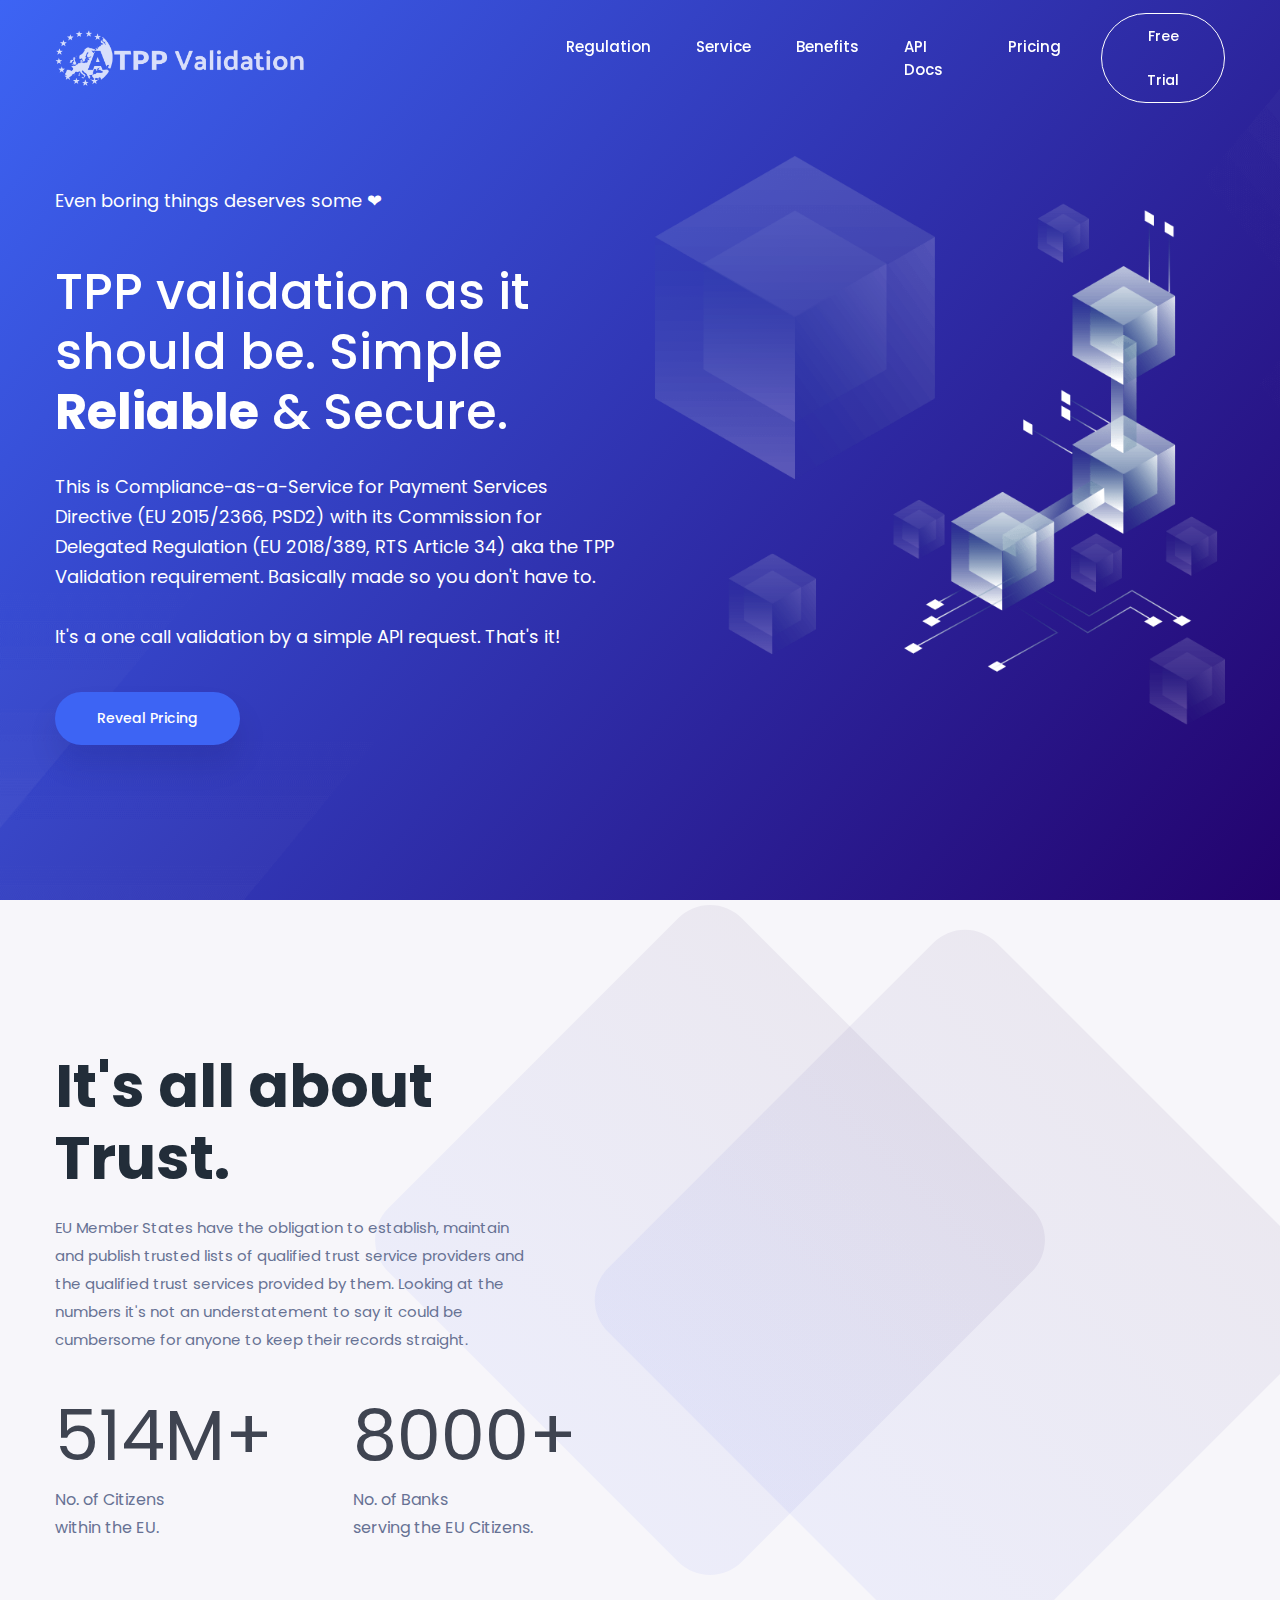
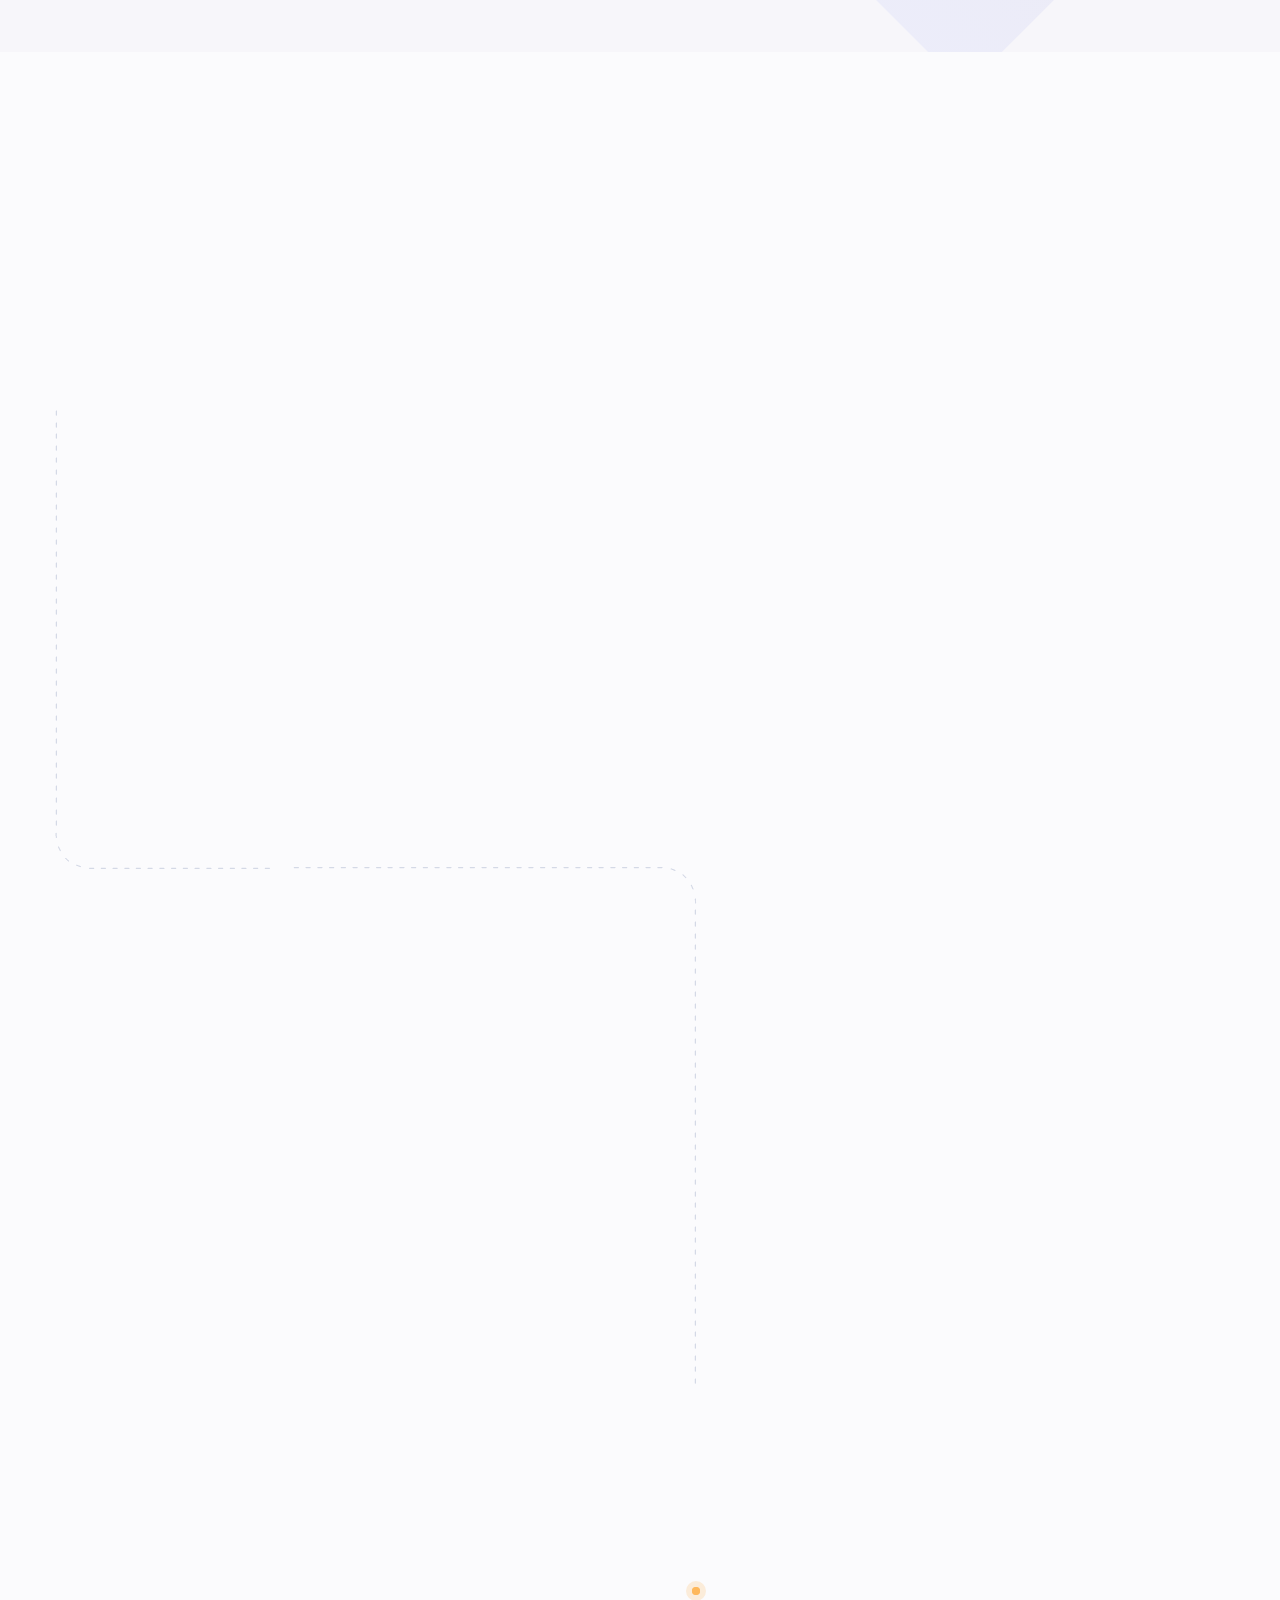
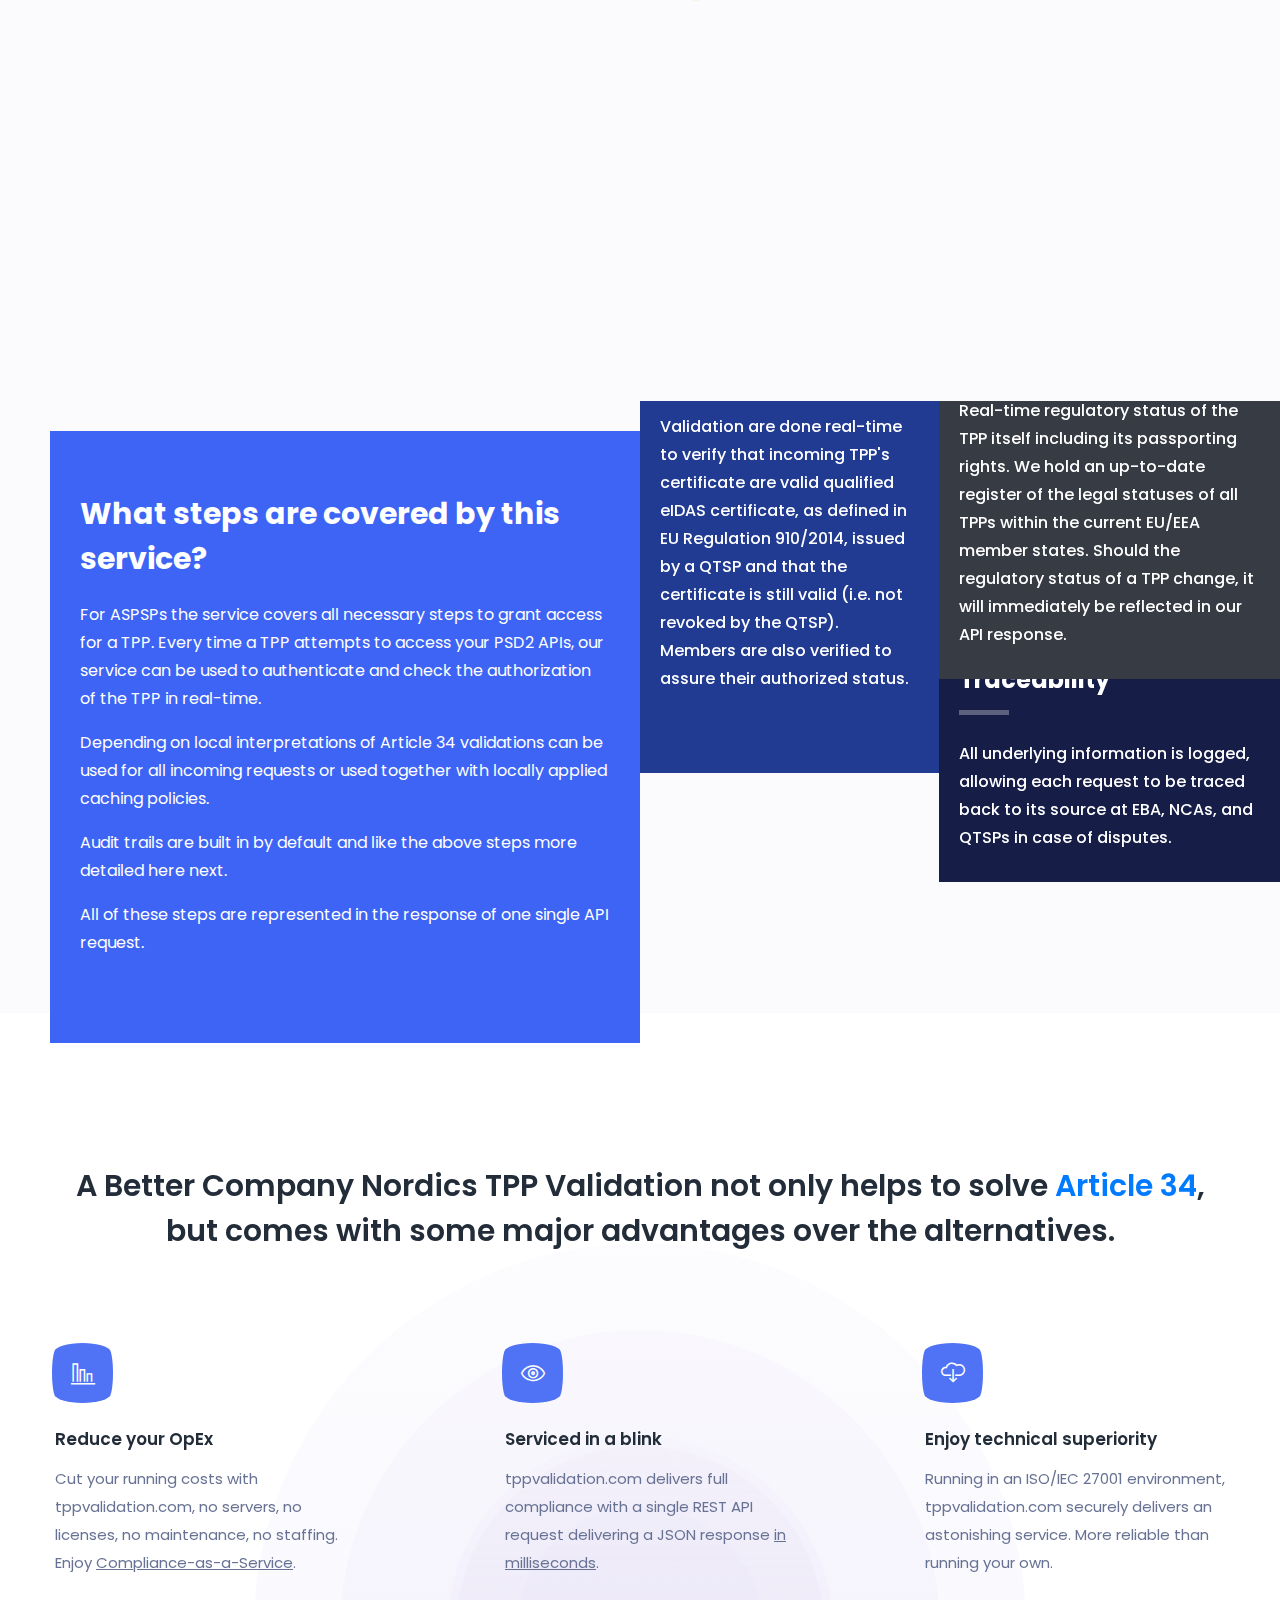
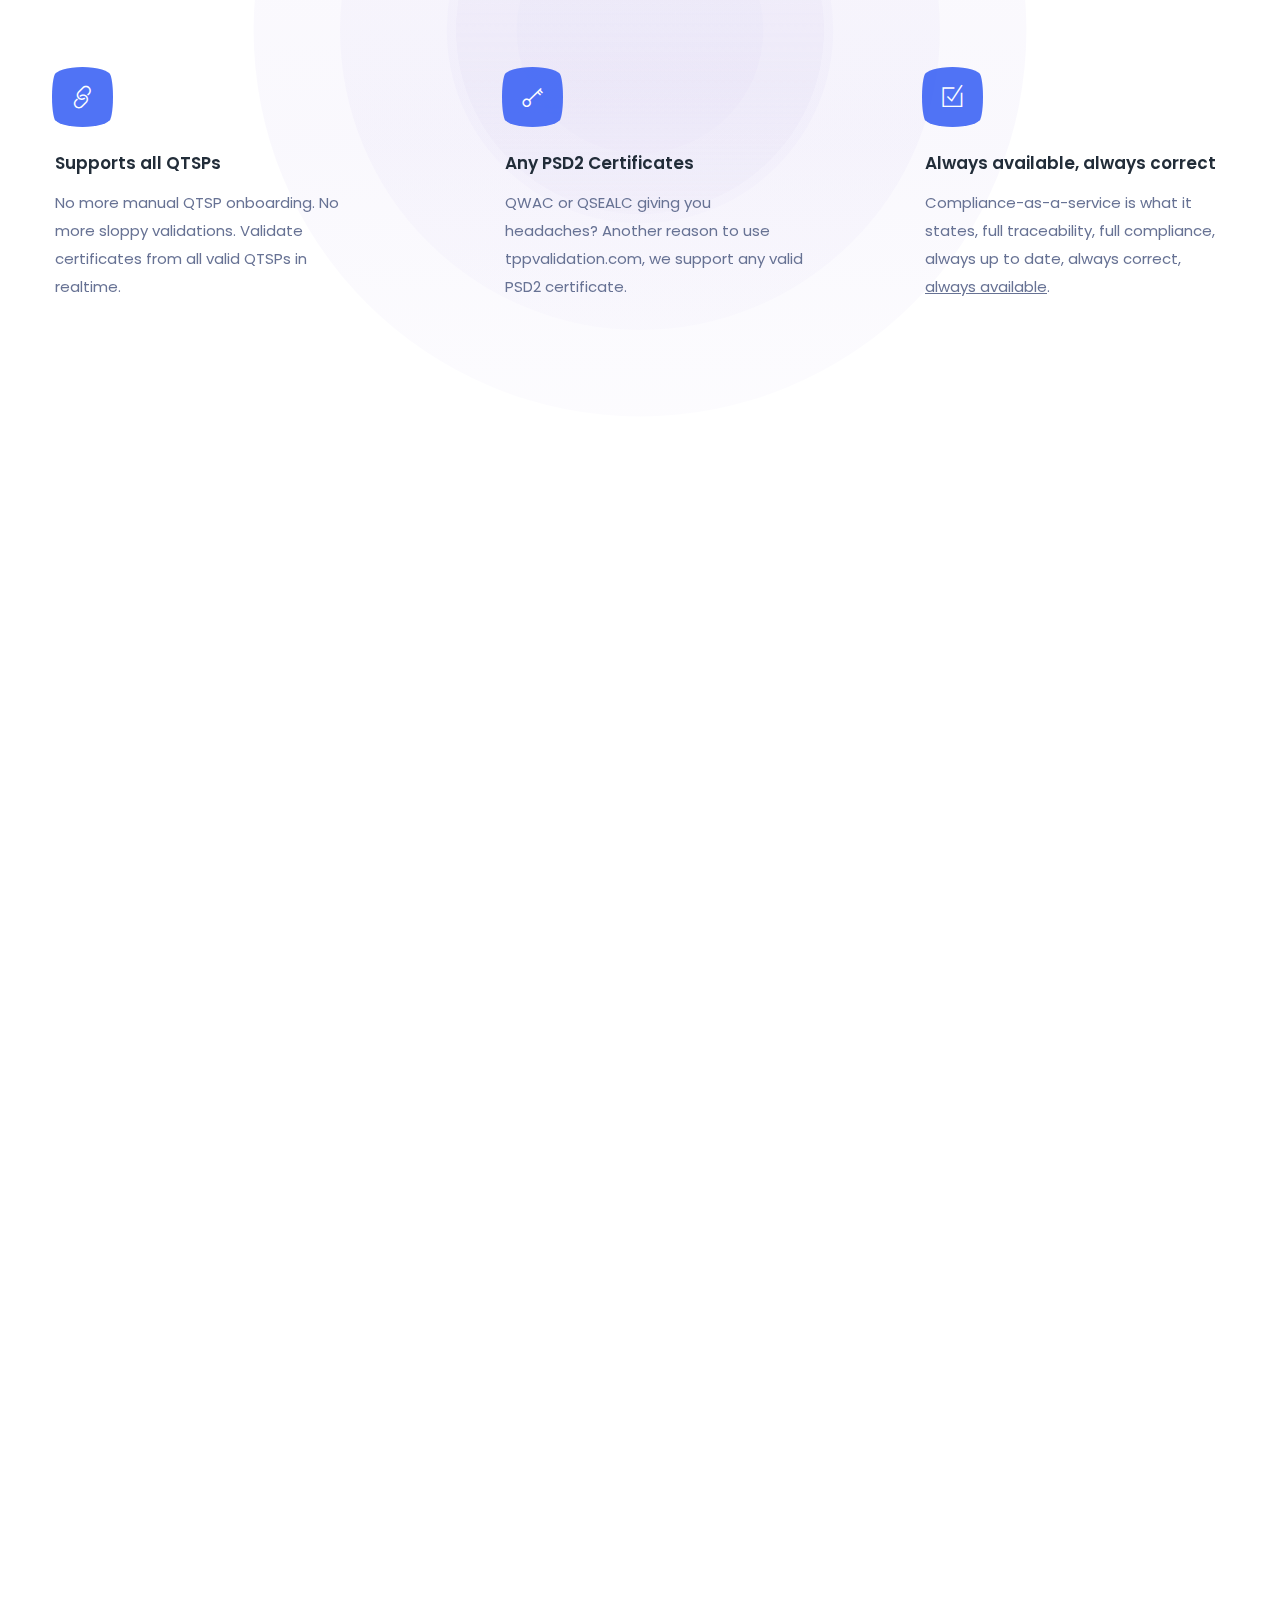
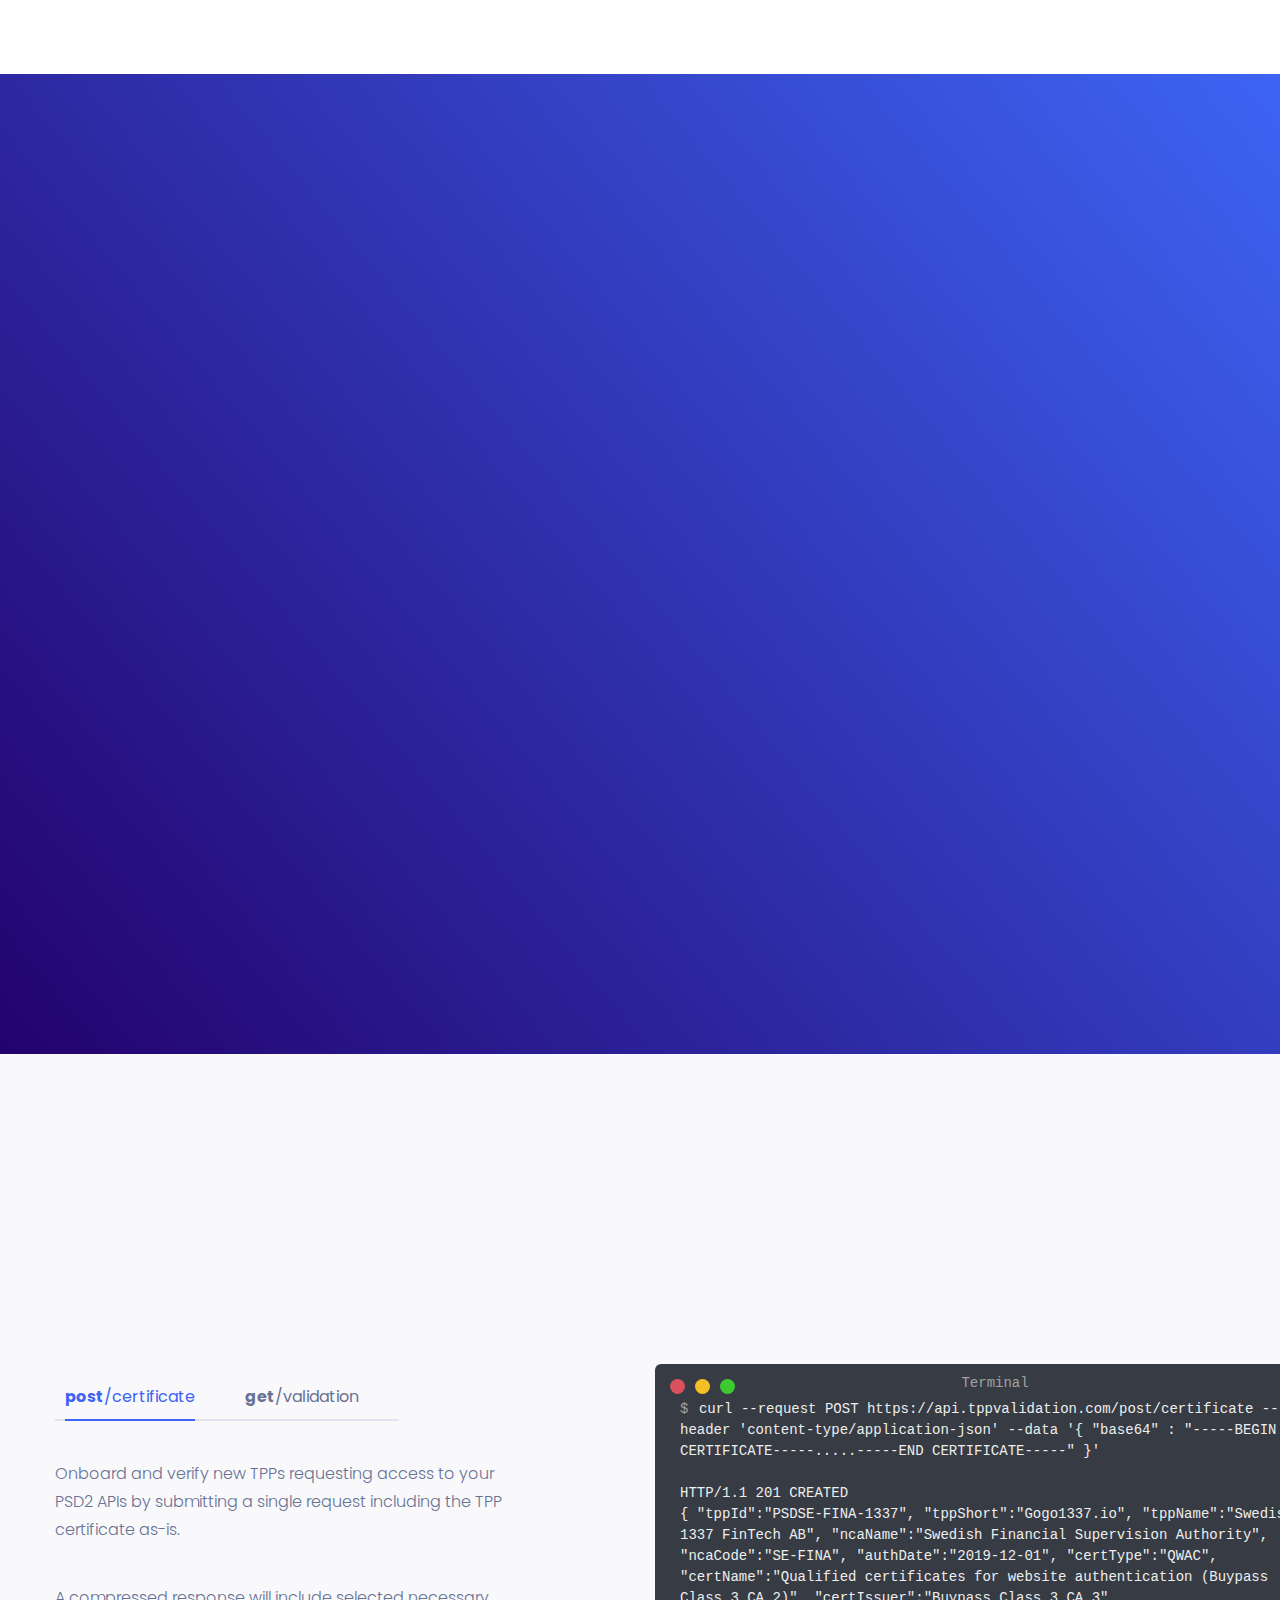
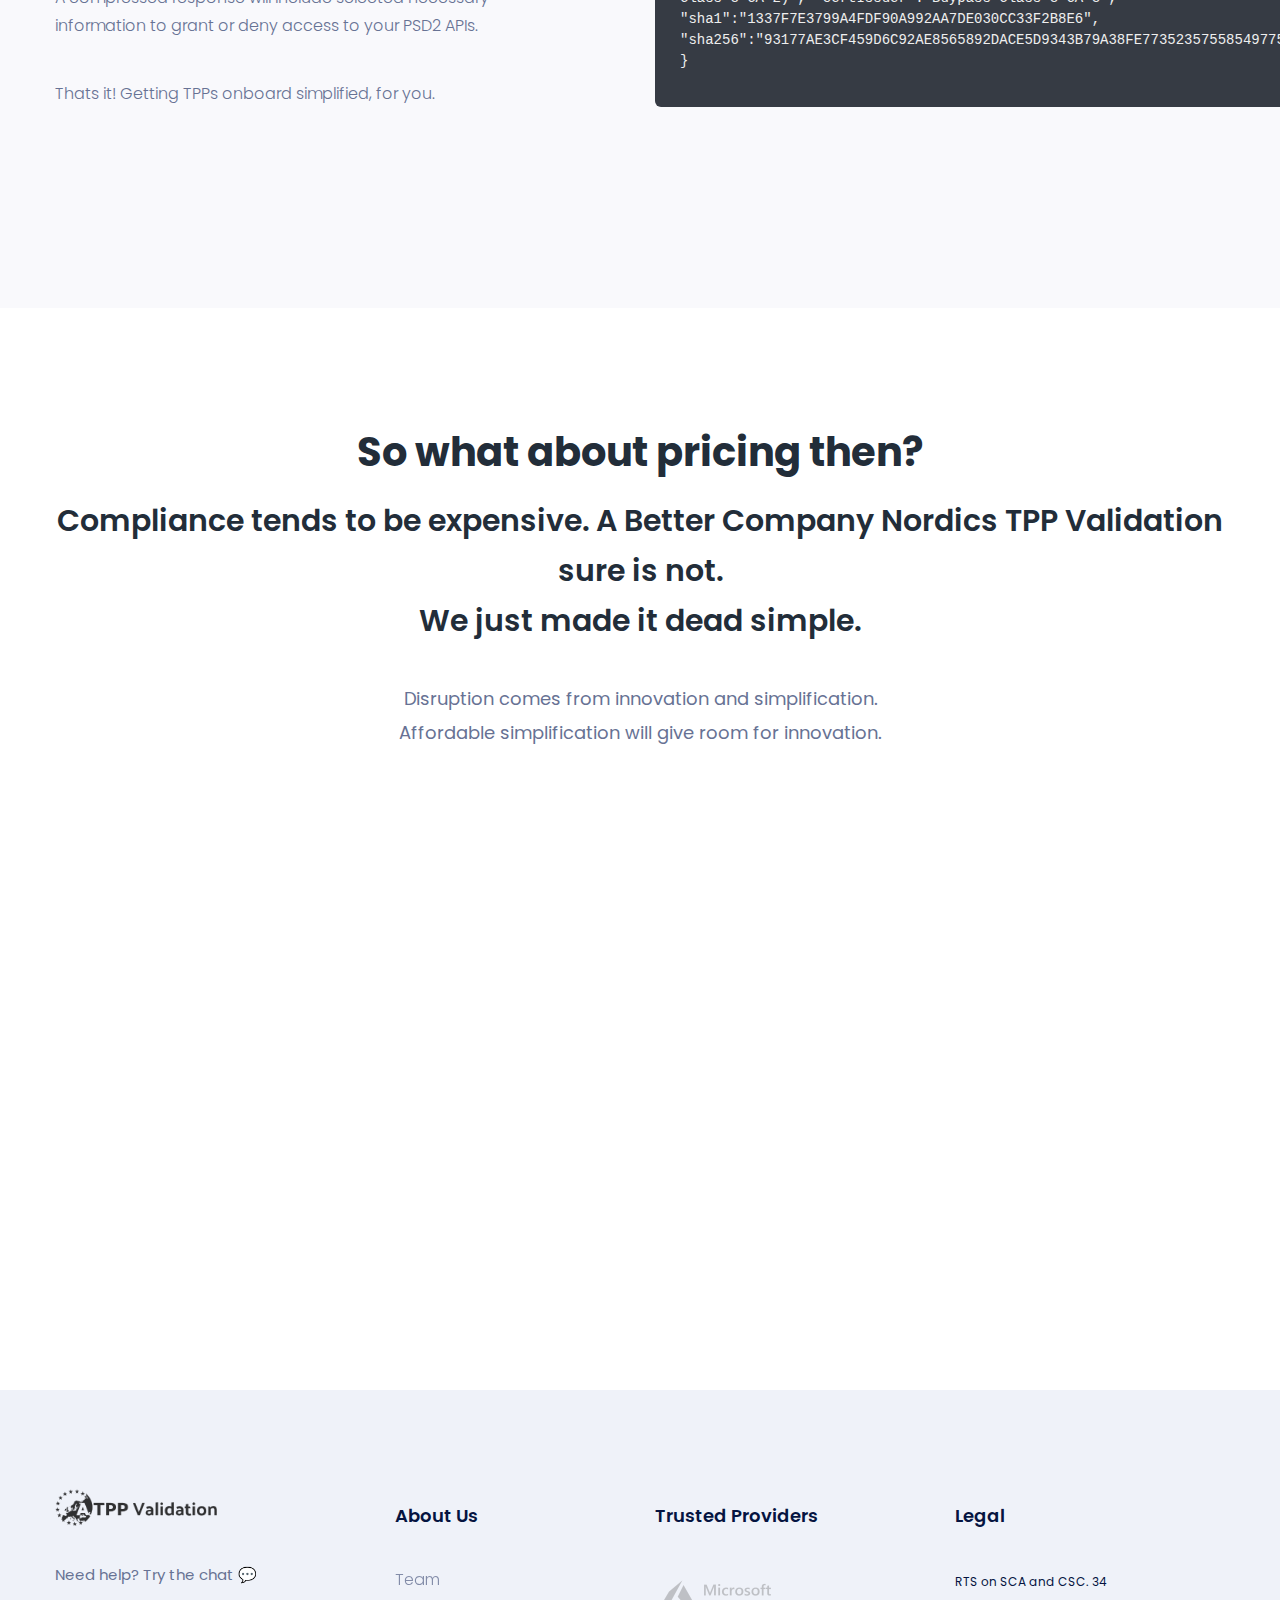
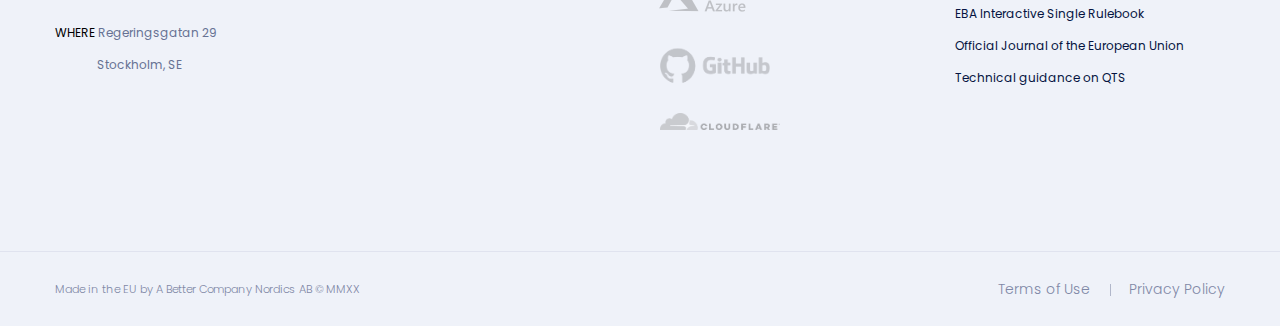
<file: index.html>
<!doctype html>
<html lang="en">

<head>
    <!-- Required meta tags -->
    <meta charset="utf-8">
    <meta name="viewport" content="width=device-width, initial-scale=1, shrink-to-fit=no">
    <link rel="shortcut icon" href="img/icons/favicon2.png" type="image/x-icon">
    <meta id="description" name="description" content="TPP Validation as it should be.">
    <meta property="og:title" content="TPP Validation as it should be | Compliance-as-a-Service" />
    <meta property="og:image" content="https://tppvalidation.com/img/shared.jpg" />
    <meta property="og:description" content="ASPSPs (banks) under the PSD2 Directive now have a new option to have TPP Validation (according to EU 2018/389, RTS Article 34) up n running within minutes!
        A Better Company Nordics TPP Validation solves this as-a-Service, designed to be the best in performance, pricing, service availability, response time and overall be 
        The replacement for any other TPP validation in place or not in place at your bank - today! We also bring the
        final piece to the puzzle when it comes to enable full automation of TPP Onboarding processes in your Developer
        Portals. How can it take minutes to integrate? Have a look at the API Documentation and you'll figure it out!
        Read more, dig deep, evaluate and order (with no charge for 30 days)." />
    <meta property="og:url" content="https://tppvalidation.com" />
    <title>TPP Validation as it should be | Compliance-as-a-Service</title>
    <!-- Bootstrap CSS -->
    <link rel="stylesheet" href="css/bootstrap.min.css">
    <link rel="stylesheet" href="vendors/bootstrap-selector/css/bootstrap-select.min.css">
    <!--icon font css-->
    <link rel="stylesheet" href="vendors/themify-icon/themify-icons.css">
    <link rel="stylesheet" href="vendors/elagent/style.css">
    <link rel="stylesheet" href="vendors/flaticon/flaticon.css">
    <link rel="stylesheet" href="vendors/animation/animate.css">
    <link rel="stylesheet" href="vendors/owl-carousel/assets/owl.carousel.min.css">
    <link rel="stylesheet" href="vendors/magnify-pop/magnific-popup.css">
    <link rel="stylesheet" href="vendors/nice-select/nice-select.css">
    <link rel="stylesheet" href="vendors/scroll/jquery.mCustomScrollbar.min.css">
    <link rel="stylesheet" href="css/style.css">
    <link rel="stylesheet" href="css/responsive.css">
    <link rel="stylesheet" href="css/termynal.css">
    <!-- Favicons -->
    <link rel="apple-touch-icon" sizes="180x180" href="img/icons/apple-touch-icon.png">
    <link rel="icon" type="image/png" sizes="32x32" href="img/icons/favicon2.png">
    <link rel="icon" type="image/png" sizes="16x16" href="img/icons/favicon2.png">
    <link rel="manifest" href="/site.webmanifest">
    <!-- Start of Async Drift Code -->
    <script>
        "use strict";

        !function () {
            var t = window.driftt = window.drift = window.driftt || [];
            if (!t.init) {
                if (t.invoked) return void (window.console && console.error && console.error("Drift snippet included twice."));
                t.invoked = !0, t.methods = ["identify", "config", "track", "reset", "debug", "show", "ping", "page", "hide", "off", "on"],
                    t.factory = function (e) {
                        return function () {
                            var n = Array.prototype.slice.call(arguments);
                            return n.unshift(e), t.push(n), t;
                        };
                    }, t.methods.forEach(function (e) {
                        t[e] = t.factory(e);
                    }), t.load = function (t) {
                        var e = 3e5, n = Math.ceil(new Date() / e) * e, o = document.createElement("script");
                        o.type = "text/javascript", o.async = !0, o.crossorigin = "anonymous", o.src = "https://js.driftt.com/include/" + n + "/" + t + ".js";
                        var i = document.getElementsByTagName("script")[0];
                        i.parentNode.insertBefore(o, i);
                    };
            }
        }();
        drift.SNIPPET_VERSION = '0.3.1';
        drift.load('sben4re9zv52');
    </script>
    <!-- End of Async Drift Code -->
    <!-- Global site tag (gtag.js) - Google Analytics -->
    <script async src="https://www.googletagmanager.com/gtag/js?id=UA-110940667-6"></script>
    <script>
        window.dataLayer = window.dataLayer || [];
        function gtag() { dataLayer.push(arguments); }
        gtag('js', new Date());

        gtag('config', 'UA-110940667-6');
    </script>

</head>

<body>
    <div class="body_wrapper">
        <header class="header_area">
            <nav class="navbar navbar-expand-lg menu_one menu_five">
                <div class="container">
                    <a class="navbar-brand sticky_logo" href="/">
                        <img src="img/logo-4w.png" srcset="img/logo-4w-2x.png 2x" alt="logo">
                        <img src="img/logo-4b.png" srcset="img/logo-4b-2x.png 2x" alt="">
                    </a>
                    <button class="navbar-toggler collapsed" type="button" data-toggle="collapse"
                        data-target="#navbarSupportedContent" aria-controls="navbarSupportedContent"
                        aria-expanded="false" aria-label="Toggle navigation">
                        <span class="menu_toggle">
                            <span class="hamburger">
                                <span></span>
                                <span></span>
                                <span></span>
                            </span>
                            <span class="hamburger-cross">
                                <span></span>
                                <span></span>
                            </span>
                        </span>
                    </button>

                    <div class="collapse navbar-collapse" id="navbarSupportedContent">
                        <ul class="navbar-nav menu w_menu pl_100 ml-auto mr-auto">
                            <li class="nav-item">
                                <a class="nav-link" href="#regulation">
                                    Regulation
                                </a>
                            </li>
                            <li class="nav-item">
                                <a title="Pages" class="nav-link" role="button" href="#service">Service</a>
                            </li>
                            <li class="nav-item">
                                <a class="nav-link" href="#benefits" role="button">
                                    Benefits
                                </a>
                            </li>
                            <li class="nav-item">
                                <a class="nav-link" href="#apidocs" role="button">
                                    API Docs
                                </a>

                            </li>
                            <li class="nav-item">
                                <a class="nav-link" href="#pricing" role="button">
                                    Pricing
                                </a>

                            </li>
                        </ul>
                        <a class="btn_get btn_get_radious menu_cus menu_custfive" href="checkout">Free Trial</a>
                    </div>
                </div>
            </nav>
        </header>

        <section class="software_banner_area d-flex align-items-center">
            <div class="container">
                <div class="row">
                    <div class="col-lg-6 d-flex align-items-center">
                        <div class="software_banner_content">
                            <p class="w_color f_size_18 l_height30 mt_30 wow fadeInLeft" data-wow-delay="0.4s">Even
                                boring things deserves some &#10084;<br>&nbsp;</p>
                            <h2 class="f_500 f_size_50 w_color wow fadeInLeft" data-wow-delay="0.2s"> TPP validation as
                                it should be. Simple <span class="f_700">Reliable</span> & Secure.</h2>
                            <p class="w_color f_size_18 l_height30 mt_30 wow fadeInLeft" data-wow-delay="0.4s">This is
                                Compliance-as-a-Service for Payment Services Directive (EU 2015/2366, PSD2) with its
                                Commission
                                for
                                Delegated Regulation (EU 2018/389, RTS Article 34) aka the TPP Validation
                                requirement.
                                Basically made so you
                                don't have to.</p>
                            <p class="w_color f_size_18 l_height30 mt_30 wow fadeInLeft" data-wow-delay="0.4s">It's a
                                one call
                                validation by a simple API request. That's it!</p>
                            <div class="action_btn d-flex align-items-center mt_40 wow fadeInLeft"
                                data-wow-delay="0.6s">
                                <a href="#pricing" class="software_banner_btn">Reveal Pricing</a>
                            </div>
                        </div>
                    </div>
                    <div class="col-lg-6">
                        <div class="software_img wow fadeInRight" data-wow-delay="0.2s">
                            <img src="img/home5/banner_img.png" alt="">
                        </div>
                    </div>
                </div>
            </div>
        </section>

        <section class="fun_fact_area fun_fact_area_two Fun_fa_fse">
            <div class="container">
                <div class="row flex-row-reverse">
                    <div class="col-lg-7 col-md-6">
                        <div class="text-right">
                            <div class="square_box box_three"></div>
                            <div class="square_box box_four"></div>

                            <div class="wow">
                                <p class="mb-0">No. of current<br><b>Third-party Payment service Providers,
                                        TPPs</b>.</p>
                                <h1 class="t_color3"><span id="tpps" class="counterUp"></span>
                                </h1>
                                <span style="font-size: 1em;">Issued by</span>

                                <h3 class="t_color3"><span style="font-size: 2em;">19</span><br>
                                    <span style="font-size: 1em;">Qualified Trust Service Providers</span>
                                </h3>

                            </div>
                        </div>
                    </div>
                    <div class="col-lg-5 col-md-6">
                        <div class="fun_fact_content">
                            <h1 class="t_color3 f_p f_700 mb_20">It's all about Trust.</h1>
                            <p class="f_400 f_size_15 l_height28 mb_40">EU Member States have the obligation to
                                establish,
                                maintain and publish trusted lists of qualified trust service providers and the
                                qualified trust services provided by them. Looking at the numbers it's not
                                an
                                understatement to say it could be cumbersome for anyone to keep their records straight.
                            </p>
                            <div class="d-flex">
                                <div class="fact_item">
                                    <h1 class="t_color2"><span>514</span>M+</h1>
                                    <p class="mb-0">No. of Citizens <br>within the EU.</p>
                                </div>
                                <div class="fact_item pl_100">
                                    <h1 class="t_color2"><span>8000</span id>+</h1>
                                    <p class="mb-0">No. of Banks<br>serving the EU Citizens.</p>
                                </div>
                            </div>
                        </div>
                    </div>
                </div>
            </div>
        </section>

        <section class="agency_featured_area agency_featured_area_two  bg_color">
            <div class="container" id="regulation">
                <h2 class="f_size_30 f_600 t_color3 l_height40 text-center wow fadeInUp" data-wow-delay="0.1s">So what's
                    Article 34? As an ASPSP, does it affect me? Yes it does!</h2>
                <div class="features_info feature_info_two">
                    <img class="dot_img" src="img/home8/dot.png" alt="">
                    <div class="row agency_featured_item flex-row-reverse">
                        <div class="col-lg-6">
                            <div class="agency_featured_img text-right wow fadeInRight" data-wow-delay="0.2s">
                                <img src="img/european_commission.png" alt=""
                                    style="margin-top: 10%; width:450px; padding: 40px;">
                            </div>
                        </div>
                        <div class="col-lg-6">
                            <div class="agency_featured_content pr_70 pl_70 wow fadeInLeft" data-wow-delay="0.4s">
                                <div class="dot"><span class="dot1"></span><span class="dot2"></span></div>

                                <h1>PSD2 summary</h1>
                                <p>Or the revised Payment Services Directive (EU) 2015/2366 is an EU Directive,
                                    administered by the European Commission (Directorate General Internal Market) to
                                    regulate payment services and payment service providers throughout the European
                                    Union (EU) and European Economic Area (EEA).</p>
                                <p>The Directive's purpose was to
                                    increase
                                    pan-European competition and participation in the payments industry also from
                                    non-banks, and to provide for a level playing field by harmonizing consumer
                                    protection and the rights and obligations for payment providers and users.</p>
                            </div>
                        </div>
                    </div>
                    <div class="row agency_featured_item agency_featured_item_two">
                        <div class="col-lg-6">
                            <div class="agency_featured_img wow fadeInLeft" data-wow-delay="0.2s">
                                <img src="img/eidas-wheel.png" alt="">
                            </div>

                            <div class="design_img_two wow fadeInRight" data-wow-delay="0.4s"
                                style="width: 100%; margin-left: 0; margin-top: 15%;">
                                <span class="cooltext">RESTful &<br>{ JSON }</span>
                            </div>
                        </div>
                        <div class="col-lg-6">
                            <div class="agency_featured_content pl_100 wow fadeInRight" data-wow-delay="0.4s">
                                <div class="dot"><span class="dot1"></span><span class="dot2"></span></div>
                                <h1>Certificate validation</h1>

                                <p>According to the Regulatory Technical Standards (RTS) for
                                    SCA and CSC (Article 34. Certificates), payment service
                                    providers shall rely on eIDAS certificates for third party providers’ (TPPs’)
                                    identification. TPPs identification shall rely on a qualified certificate, as
                                    defined in EU Regulation 910/2014 (eIDAS).</p>
                                <p>
                                    <b>In summary</b>, all ASPSPs must make sure all TPP PSD2 access requests are made
                                    by
                                    their
                                    respective certificate holder, having a valid PSD2 eIDAS certificate issued by
                                    a compliant Qualified Trust Service Provider (QTSP).
                                </p>
                                <p>&nbsp;</p>
                                <h1>as a Service</h1>
                                <p>A Better Company Nordics TPP Validation service conveniently handles the processes of
                                    Third Party Provider (TPP)
                                    regulatory status checking, QTSP
                                    status
                                    verification, cross checking TPP and QTSP against NCA registers while also
                                    presenting complete TPP Passporting information, all in a
                                    single and simple API request that delivers a super fast and reliable
                                    response.</p>
                                <p>Our paid subscription plans includes full traceability covering all compliance
                                    needs out of the box. Services are delivered in standard JSON in single REST API
                                    operations.</p>
                                <div class="action_btn d-flex align-items-center mt_40 wow fadeInLeft"
                                    data-wow-delay="0.6s">
                                    <a href="#pricing" class="btn_hover btn_four mt_70">See Pricing</a>
                                </div>
                            </div>
                        </div>
                        <div class="dot middle_dot"><span class="dot1"></span><span class="dot2"></span></div>
                    </div>
                </div>
        </section>
        <section class="agency_about_area d-flex bg_color" id="service">
            <div class="col-lg-6 about_content_left">
                <div class="about_content mb_30">
                    <h2 class="f_size_30 f_700 l_height45 mb_20">What steps are covered by this service?</h2>
                    <p>For ASPSPs the service covers all necessary steps to grant access for a
                        TPP. Every time a TPP attempts to access your PSD2 APIs, our service can be used to authenticate
                        and check the authorization of the TPP in real-time.</p>
                    <p>Depending on local interpretations of
                        Article 34 validations can be used for all incoming requests or used together with locally
                        applied caching
                        policies.</p>
                    <p>Audit trails are built in by default and like the above steps more detailed here next.</p>
                    <p>All of these steps are represented in the response of one single API request.</p>
                </div>
            </div>
            <div class="col-lg-6 about_img">
                <div class="about_img_slider owl-carousel">
                    <div class="item">
                        <div class="about_item w45">
                            <img src="img/455600.jpg" alt="">
                            <div class="about_text">
                                <h2 class="f_size_24 f_700 l_height45">Authentication</h2>
                                <span class="br"></span>
                                <h5 class="f_size_16 l_height28 mb-0">Validation are done real-time to
                                    verify that incoming TPP's
                                    certificate are valid qualified eIDAS certificate, as defined in EU Regulation
                                    910/2014, issued by a QTSP and that the certificate is still valid (i.e. not revoked
                                    by the QTSP). Members are also verified to assure their authorized status.</h5>
                            </div>
                        </div>
                        <div class="about_item w55">
                            <img src="img/544443.jpg" alt="">
                            <div class="about_text text_two">
                                <h2 class="f_size_24 f_700 l_height35">Authorization</h2>
                                <span class="br"></span>
                                <h5 class="f_size_16 l_height28 mb-0">Real-time regulatory status of the
                                    TPP itself including its passporting rights. We hold an up-to-date
                                    register of the legal statuses of all TPPs within the current EU/EEA member states.
                                    Should the regulatory
                                    status of a TPP change, it will immediately be reflected in our API response.</h5>
                            </div>
                        </div>
                        <div class="about_item w55">
                            <img src="img/520300.jpg" alt="">
                            <div class="about_text text_two">

                                <h2 class="f_size_24 f_700 l_height45">Traceability</h2>
                                <span class="br"></span>
                                <h5 class="f_size_16 l_height28 mb-0">All underlying information is logged, allowing
                                    each
                                    request to be traced back to its source at EBA, NCAs,
                                    and QTSPs in case of disputes.</h5>
                            </div>
                        </div>
                    </div>
                </div>
            </div>
        </section>
        <section class="prototype_service_info" id="benefits">
            <div class="symbols-pulse active">
                <div class="pulse-1"></div>
                <div class="pulse-2"></div>
                <div class="pulse-3"></div>
                <div class="pulse-4"></div>
                <div class="pulse-x"></div>
            </div>
            <div class="container">
                <h2 class="f_size_30 f_600 t_color3 l_height45 text-center mb_90">A Better Company Nordics TPP
                    Validation not only helps to solve <a href="#article34">Article 34</a>, but comes with some major
                    advantages over the alternatives.</h2>
                <div class="row p_service_info">
                    <div class="col-lg-4 col-sm-6">
                        <div class="p_service_item pr_70">
                            <div class="icon icon_three"><i class="ti-bar-chart-alt"></i></div>
                            <h5 class="f_600 f_p t_color3">Reduce your OpEx</h5>
                            <p class="f_400">Cut your running costs with tppvalidation.com, no servers, no
                                licenses, no maintenance, no staffing. Enjoy <u>Compliance-as-a-Service</u>.</p>
                        </div>
                    </div>
                    <div class="col-lg-4 col-sm-6">
                        <div class="p_service_item pl_50 pr_20">
                            <div class="icon icon_three"><i class="ti-eye"></i></div>
                            <h5 class="f_600 f_p t_color3">Serviced in a blink</h5>
                            <p class="f_400">tppvalidation.com delivers full compliance with a single REST API
                                request delivering a JSON response <u>in milliseconds</u>.</p>
                        </div>
                    </div>
                    <div class="col-lg-4 col-sm-6">
                        <div class="p_service_item pl_70">
                            <div class="icon icon_three"><i class="ti-cloud-down"></i></div>
                            <h5 class="f_600 f_p t_color3">Enjoy technical superiority</h5>
                            <p class="f_400">Running in an ISO/IEC 27001 environment, tppvalidation.com securely
                                delivers
                                an
                                astonishing service. More reliable than running your own.</p>
                        </div>
                    </div>
                    <div class="col-lg-4 col-sm-6">
                        <div class="p_service_item pr_70">
                            <div class="icon icon_three"><i class="ti-link"></i></div>
                            <h5 class="f_600 f_p t_color3">Supports all QTSPs</h5>
                            <p class="f_400">No more manual QTSP onboarding. No more sloppy validations.
                                Validate certificates from all valid QTSPs in realtime.</p>
                        </div>
                    </div>
                    <div class="col-lg-4 col-sm-6">
                        <div class="p_service_item pl_50 pr_20">
                            <div class="icon icon_three"><i class="ti-key"></i></div>
                            <h5 class="f_600 f_p t_color3">Any PSD2 Certificates</h5>
                            <p class="f_400">QWAC or QSEALC giving you headaches? Another reason to use
                                tppvalidation.com,
                                we support any valid PSD2 certificate.</p>
                        </div>
                    </div>
                    <div class="col-lg-4 col-sm-6">
                        <div class="p_service_item pl_70">
                            <div class="icon icon_three"><i class="ti-check-box"></i></div>
                            <h5 class="f_600 f_p t_color3">Always available, always correct</h5>
                            <p class="f_400">Compliance-as-a-service is what it states, full
                                traceability, full compliance, always up to date, always correct, <u>always
                                    available</u>.</p>
                        </div>
                    </div>
                </div>
            </div>
        </section>
        <section class="design_developers_area sec_pad">
            <div class="container">
                <div class="sec_title text-center mb_70 wow fadeInUp" data-wow-delay="0.2s">
                    <h2 class="f_p f_size_30 l_height50 f_600 t_color3">With a single API request, integration can't be
                        much easier.</h2>
                    <p class="f_400 f_size_16 mb-0">Divided into two separate endpoints, one for your TPP onboarding
                        (post/certificate) and the second one for your realtime validation lookups (get/validation) we
                        think we have solved your problems quite nicely.</p>
                </div>
                <div class="row">
                    <div class="col-lg-7 col-md-7">
                        <div class="design_img wow fadeInRight" data-wow-delay="0.2s">
                            <div id="termynal" data-light data-termynal-res>
                                <span data-ty startDelay="1500">
                                    <pre style="overflow: hidden">
HTTP/1.1 200 OK
{
    "isValid":"true",
    "validityDetails":"European Qualified Certificate for PSD (EU 1394/22)",
    "tppId":"PSDSE-FINA-1337",
    "tppShort":"Gogo1337.io",
    "tppName":"Swedish 1337 FinTech AB",
    "tppCity":"Stockholm",
    "tppCountry":"SE",
    "psd2Scopes":[
        "PSP_AS, PSP_PI, PSP_AI"],
    "passPorting":[{
        "SE":["PSP_AS, PSP_PI"]},{
        "AT":["PSP_AS, PSP_PI, PSP_AI"]
    }],
    "ncaName":"Swedish Financial Supervision Authority",
    "ncaCode":"SE-FINA",
    "ncaCountry":"SE",
    "ncaAuthored":"2019-12-01",
    "certRevoked":"False",
    "certType":"QWAC",
    "certName":"Buypass Class 3 CA 2",
    "certIssuer":"Buypass AS-983163327",
    "certIssuerCountry":"NO",
    "certValidFrom":"2019-12-25",
    "certValidTo":"2021-12-24",
    "sha1":"1337F7E3799A4FDF90A992AA7DE030CC33F2B8E6",
    "sha256":"93177AE3CF459D6C92AE8565892DACE5D9343B79A38FE77352357558549775BE"
}
</pre>
                                </span>
                            </div>
                        </div>
                    </div>
                    <div class="col-lg-5 col-md-5 d-flex align-items-center">
                        <div class="design_img_two wow fadeInRight" data-wow-delay="0.4s">
                            <div id="termynal" data-termynal-req data-ty-typeDelay="40">
                                <span data-ty="input">curl --request GET
                                    https://api.tppvalidation.com/get/validation?sha1=1337F7E3799A4FDF90A992AA7DE030CC33F2B8E6&subscriptionId=yourkey</span>
                            </div>
                        </div>
                    </div>
                </div>
                <div class="text-center wow fadeInUp" data-wow-delay="0.4s">
                    <a href="#apidocs" class="btn_hover btn_four mt_70">API Documentation</a>
                </div>
            </div>
        </section>
        <section class="software_featured_area_two sec_pad">
            <div class="container">
                <div class="row">
                    <div class="col-lg-6">
                        <div class="software_featured_img wow fadeInLeft" data-wow-delay="0.2s">
                            <img class="img-fluid eidas" src="img/eu-eidas-t.png" alt="">
                        </div>
                    </div>
                    <div class="col-lg-5 offset-lg-1 d-flex align-items-center pl-0">
                        <div class="software_featured_content">
                            <h2 class="f_700 f_size30 l_height_40 w_color f_p mb-30 wow fadeInRight"
                                data-wow-delay="0.2s">
                                Automate TPP onboarding with a simple POST request.
                            </h2>
                            <p class="w_color f_400 mb_50 wow fadeInRight" data-wow-delay="0.4s">Our free self service
                                for certificate validation are available not only for ASPSPs but also any TPP that
                                wishes to smoothen their future interactions with ASPSPs and their onboarding
                                processes, while also reviewing current validation status together with
                                additional information such as the SHA-1 & SHA-256 fingerprints, commonly used
                                for
                                simplification.
                            </p>
                            <p class="w_color f_400 mb_50 wow fadeInRight" data-wow-delay="0.4s">
                                By using this service ASPSPs can now fully automate their often manual and costly TPP
                                onboarding
                                processes.
                            </p>
                            <a href="#apidocs" class="btn_hover btn_four wow fadeInRight" data-wow-delay="0.6s">API
                                Documentation</a>
                        </div>
                    </div>
                </div>
            </div>
        </section>
        <section class="developer_product_area" id="apidocs">
            <div class="container">
                <div class="row">
                    <div class="col-lg-6 d-flex align-items-center">
                        <div class="developer_product_content">
                            <h2 class="f_600 f_size_30 l_height30 t_color3 mb_50 wow fadeInUp" data-wow-delay="0.2s">API
                                documentation: Just POST a certificate to GET crazy fast validations whenever you need
                                them.
                            </h2>
                            <ul class="nav nav-tabs develor_tab mb-30" id="myTab2" role="tablist">
                                <li class="nav-item">
                                    <a class="nav-link active" data-tab="tab_one" id="aspsp-tab" data-toggle="tab"
                                        href="#aspsp" role="tab" aria-controls="aspsp"
                                        aria-selected="true"><b>post</b>/certificate</a>
                                </li>
                                <li class="nav-item">
                                    <a class="nav-link" data-tab="tab_two" id="curl-tab" data-toggle="tab" href="#curl"
                                        role="tab" aria-controls="curl" aria-selected="false"><b>get</b>/validation</a>
                                </li>
                            </ul>
                            <div class="tab-content developer_tab_content">
                                <div class="tab-pane fade show active" id="aspsp" role="tabpanel"
                                    aria-labelledby="aspsp-tab">
                                    <p class="mb_40">Onboard and verify new TPPs requesting access to your PSD2 APIs
                                        by submitting a
                                        single request including the TPP certificate as-is.<br>
                                    </p>
                                    <p class="mb_40">A compressed response will include selected necessary
                                        information to grant or deny access to your PSD2 APIs.</p>
                                    <p class="mb_40">Thats it! Getting TPPs onboard simplified, for you.</p>
                                </div>
                                <div class="tab-pane fade" id="curl" role="tabpanel" aria-labelledby="curl-tab">
                                    <p class="mb_40">Pipe the certificate of an incoming PSD2 API request
                                        or optionally and slimmer, use its fingerprint. Together with your
                                        <b>subscriptionId</b>, you're done.</p>
                                    <p class="mb_40">You will get a
                                        response in milliseconds with executed real
                                        time verification and coherent EBA validations to rest assured that any
                                        incoming
                                        TPP request can be signed off as fully compliant at the time of the request.</p>
                                    <p class="mb_40">Enjoy!</p>
                                </div>
                            </div>
                        </div>
                    </div>
                    <div class="col-lg-6">
                        <div class="tab_img_info">
                            <div class="tab_img active" id="tab_one">
                                <div id="termynal" data-termynal data-ty-typeDelay="10" data-ty-startDelay="600">
                                    <span data-ty="input">curl --request POST
                                        https://api.tppvalidation.com/post/certificate
                                        --header 'content-type/application-json' --data '{ "base64" : "-----BEGIN
                                        CERTIFICATE-----.....-----END
                                        CERTIFICATE-----" }' </span>
                                    <span data-ty startDelay="50"><br>HTTP/1.1 201 CREATED<br>
                                        {
                                        "tppId":"PSDSE-FINA-1337", "tppShort":"Gogo1337.io", "tppName":"Swedish 1337
                                        FinTech AB", "ncaName":"Swedish Financial Supervision Authority",
                                        "ncaCode":"SE-FINA",
                                        "authDate":"2019-12-01", "certType":"QWAC", "certName":"Qualified certificates
                                        for
                                        website authentication (Buypass Class 3 CA 2)", "certIssuer":"Buypass Class 3 CA
                                        3",
                                        "sha1":"1337F7E3799A4FDF90A992AA7DE030CC33F2B8E6",
                                        "sha256":"93177AE3CF459D6C92AE8565892DACE5D9343B79A38FE77352357558549775BE"
                                        }
                                    </span>
                                </div>
                            </div>
                            <div class="tab_img" id="tab_two">
                                <div id="termynal" data-termynal StartDelay="500" data-ty-typeDelay="40"
                                    data-ty-startDelay="600">
                                    <span data-ty="input">curl --request GET
                                        https://api.tppvalidation.com/get/validation?sha1=1337F7E3799A4FDF90A992AA7DE030CC33F2B8E6&subscriptionId=yourkey
                                    </span>
                                    <span data-ty startDelay="20"><br>HTTP/1.1 200 OK<br>{
                                        "isValid":"true", "validityDetails":"European Qualified Certificate for
                                        PSD (EU 1394/22)",
                                        "tppId":"PSDSE-FINA-1337", "tppShort":"Gogo1337.io", "tppName":"Swedish 1337
                                        FinTech AB", "tppCity":"Stockholm", "tppCountry":"SE","psd2Scopes":["PSP_AS,
                                        PSP_PI,
                                        PSP_AI"],"passPorting":[{"SE":["PSP_AS,
                                        PSP_PI"]},{"AT":["PSP_AS, PSP_PI, PSP_AI"]}],
                                        "ncaName":"Swedish Financial Supervision
                                        Authority", "ncaCode":"SE-FINA", "ncaCountry":"SE","ncaAuthored":"2019-12-01",
                                        "certRevoked":"False", "certType":"QWAC", "certName":"Qualified
                                        certificates for
                                        website authentication (Buypass Class 3
                                        CA 2)", "certIssuer":"Buypass Class 3 CA 3", "certIssuerCountry":"NO",
                                        "certValidFrom":"2019-12-25", "certValidTo":"2021-12-24",
                                        "sha1":"1337F7E3799A4FDF90A992AA7DE030CC33F2B8E6",
                                        "sha256":"93177AE3CF459D6C92AE8565892DACE5D9343B79A38FE77352357558549775BE"
                                        }</span>
                                </div>
                            </div>
                        </div>
                    </div>
                </div>
            </div>
        </section>
        <section class="tracking_price_area sec_pad" id="pricing">
            <div class="container">
                <div class="sec_title text-center mb_70">
                    <h1 class="t_color3 f_p f_700 mb_20">So what about pricing then?</h1>
                    <h2 class="f_p f_size_30 l_height50 f_600 t_color3">Compliance tends to be expensive. A Better
                        Company Nordics TPP Validation
                        sure is not.<br>We just made it dead simple.</h2><br>
                    <p class="f_400 f_size_18 l_height34">Disruption comes from innovation and simplification.<br>
                        Affordable simplification will give room for innovation.</p>
                </div>
                <div class="tracking_price_inner wow fadeInUp">


                    <h2>Price starts at</h2>
                    <div class="d-flex track_body">
                        <div class="track_price">
                            <h3>€999</h3>
                            <h6>/month</h6>
                        </div>
                        <div class="track_text">
                            <h4>Try free for 30 days</h4>
                            <ul class="list-unstyled">
                                <li><i class="fas fa-check"></i>Free cancellation within 30 days</li>
                                <li><i class="fas fa-check"></i>Then 12 months downpayment</li>
                                <li><i class="fas fa-check"></i>Single annual invoice</li>
                            </ul>
                        </div>
                    </div>
                    <div class="text-center">
                        <a href="checkout/" class="software_banner_btn btn_submit f_500">Apply to Trial</a>
                        <h6>(No credit card required)</h6>
                    </div>
                </div>
            </div>
        </section>
        <footer class="footer_area footer_area_five f_bg">
            <div class="footer_top">
                <div class="container">
                    <div class="row">
                        <div class="col-lg-3 col-md-6">
                            <div class="f_widget company_widget">
                                <a href="/" class="f-logo"><img src="img/logo-4.png" srcset="img/logo-4-2x.png 2x"
                                        alt="logo" style="margin-bottom: 35px"></a>
                                <ul class="list-unstyled f_list">
                                    <li>Need help? Try the chat
                                        💬
                                    </li>
                                    <li>&nbsp;</li>
                                    <li style="font-size: 0.8em; line-height: 2rem">
                                        <span style="color: black">
                                            WHERE</span>
                                        Regeringsgatan 29<br>
                                        <span>&nbsp;&nbsp;&nbsp;&nbsp;&nbsp;&nbsp;&nbsp;&nbsp;&nbsp;&nbsp;&nbsp;&nbsp;&nbsp;&nbsp;</span>Stockholm,
                                        SE
                                    </li>
                                </ul>
                            </div>
                        </div>
                        <div class="col-lg-3 col-md-6">
                            <div class="f_widget about-widget pl_40">
                                <h3 class="f-title f_600 t_color f_size_18 mb_40">About Us</h3>
                                <ul class="list-unstyled f_list">
                                    <li style="filter: opacity(0.8)"><a href="team/">Team</a></li>

                                </ul>
                            </div>
                        </div>
                        <div class="col-lg-3 col-md-6">
                            <div class="f_widget about-widget">
                                <h3 class="f-title f_600 t_color f_size_18 mb_40">Trusted Providers</h3>
                                <p>
                                    <img class="partners ms" src="img/microsoft-azure.png" style="width: 120px; opacity:0.3;
                                    -webkit-filter: grayscale(100%);
                                    -moz-filter:    grayscale(100%);
                                    -ms-filter:     grayscale(100%);
                                    -o-filter:      grayscale(100%);">
                                </p>

                                <p>
                                    <img class="partners ms" src="img/github_logo.png" style="width: 120px; opacity:0.2;
                                    -webkit-filter: grayscale(100%);
                                    -moz-filter:    grayscale(100%);
                                    -ms-filter:     grayscale(100%);
                                    -o-filter:      grayscale(100%);">
                                </p>

                                <p>
                                    <img class=" partners cf" src="img/cf-logo-h-rgb.png" style="margin-left: 5px; width: 120px; opacity:0.4; 
                                        -webkit-filter: grayscale(100%);
                                        -moz-filter:    grayscale(100%);
                                        -ms-filter:     grayscale(100%);
                                        -o-filter:      grayscale(100%);">
                                </p>
                            </div>
                        </div>
                        <div class=" col-lg-3 col-md-6">
                            <div class="f_widget about-widget">
                                <h3 class="f-title f_600 t_color f_size_18 mb_40">Legal</h3>
                                <p style="font-size: 0.8em; line-height: 2rem">
                                    <a class="t_color"
                                        href="https://eba.europa.eu/regulation-and-policy/payment-services-and-electronic-money/regulatory-technical-standards-on-strong-customer-authentication-and-secure-communication-under-psd2">RTS
                                        on SCA and CSC.
                                        34</a><br>
                                    <a class="t_color"
                                        href="https://eba.europa.eu/regulation-and-policy/single-rulebook/interactive-single-rulebook/5402">
                                        EBA Interactive Single Rulebook
                                    </a><br>
                                    <a class="t_color"
                                        href="https://eur-lex.europa.eu/legal-content/EN/TXT/PDF/?uri=CELEX:32018R0389&from=EN">Official
                                        Journal of the European Union</a><br>
                                    <a class="t_color"
                                        href="https://www.enisa.europa.eu/topics/trust-services/technical-guidance-on-qualified-trust-services">
                                        Technical guidance on QTS
                                    </a>
                                </p>
                            </div>
                        </div>
                    </div>
                </div>
            </div>
            <div class="footer_bottom">
                <div class="container">
                    <div class="row">
                        <div class="col-lg-4 col-md-5 col-sm-6">
                            <ul class="list-unstyled f_menu text-left" style="font-size: 0.8em;">
                                <li>Made in the EU by A Better Company Nordics AB © MMXX</li>
                            </ul>
                        </div>
                        <div class=" col-lg-4 col-md-3 col-sm-6">
                            <div class="f_social_icon_two text-center" style="visibility: hidden">
                                <a href="#"><i class="ti-facebook"></i></a>
                                <a href="#"><i class="ti-twitter-alt"></i></a>
                                <a href="#"><i class="ti-vimeo-alt"></i></a>
                                <a href="#"><i class="ti-pinterest"></i></a>
                            </div>
                        </div>
                        <div class="col-lg-4 col-md-4 col-sm-12">
                            <ul class="list-unstyled f_menu text-right">
                                <li><a href="terms/">Terms of Use</a></li>
                                <li><a href="terms/">Privacy Policy</a></li>
                            </ul>
                        </div>
                    </div>
                </div>
            </div>
        </footer>
    </div>
    <!-- Optional JavaScript -->
    <!-- jQuery first, then Popper.js, then Bootstrap JS -->
    <script src="js/jquery-3.2.1.min.js"></script>
    <script src="js/propper.js"></script>
    <script src="js/bootstrap.min.js"></script>
    <script src="vendors/bootstrap-selector/js/bootstrap-select.min.js"></script>
    <script src="vendors/wow/wow.min.js"></script>
    <script src="vendors/sckroller/jquery.parallax-scroll.js"></script>
    <script src="vendors/owl-carousel/owl.carousel.min.js"></script>
    <script src="vendors/nice-select/jquery.nice-select.min.js"></script>
    <script src="vendors/imagesloaded/imagesloaded.pkgd.min.js"></script>
    <script src="vendors/isotope/isotope-min.js"></script>
    <script src="vendors/magnify-pop/jquery.magnific-popup.min.js"></script>
    <script src="vendors/scroll/jquery.mCustomScrollbar.concat.min.js"></script>
    <script src="js/plugins.js"></script>
    <script src="js/main.js"></script>
    <script src="vendors/termynal.js" data-termynal="#termynal"></script>

    <script>
        $('#tpps').load('https://glcdn.githack.com/abetterpreta/dailytpps/raw/master/tpps.txt');
    </script>
</body>

</html>
</file>
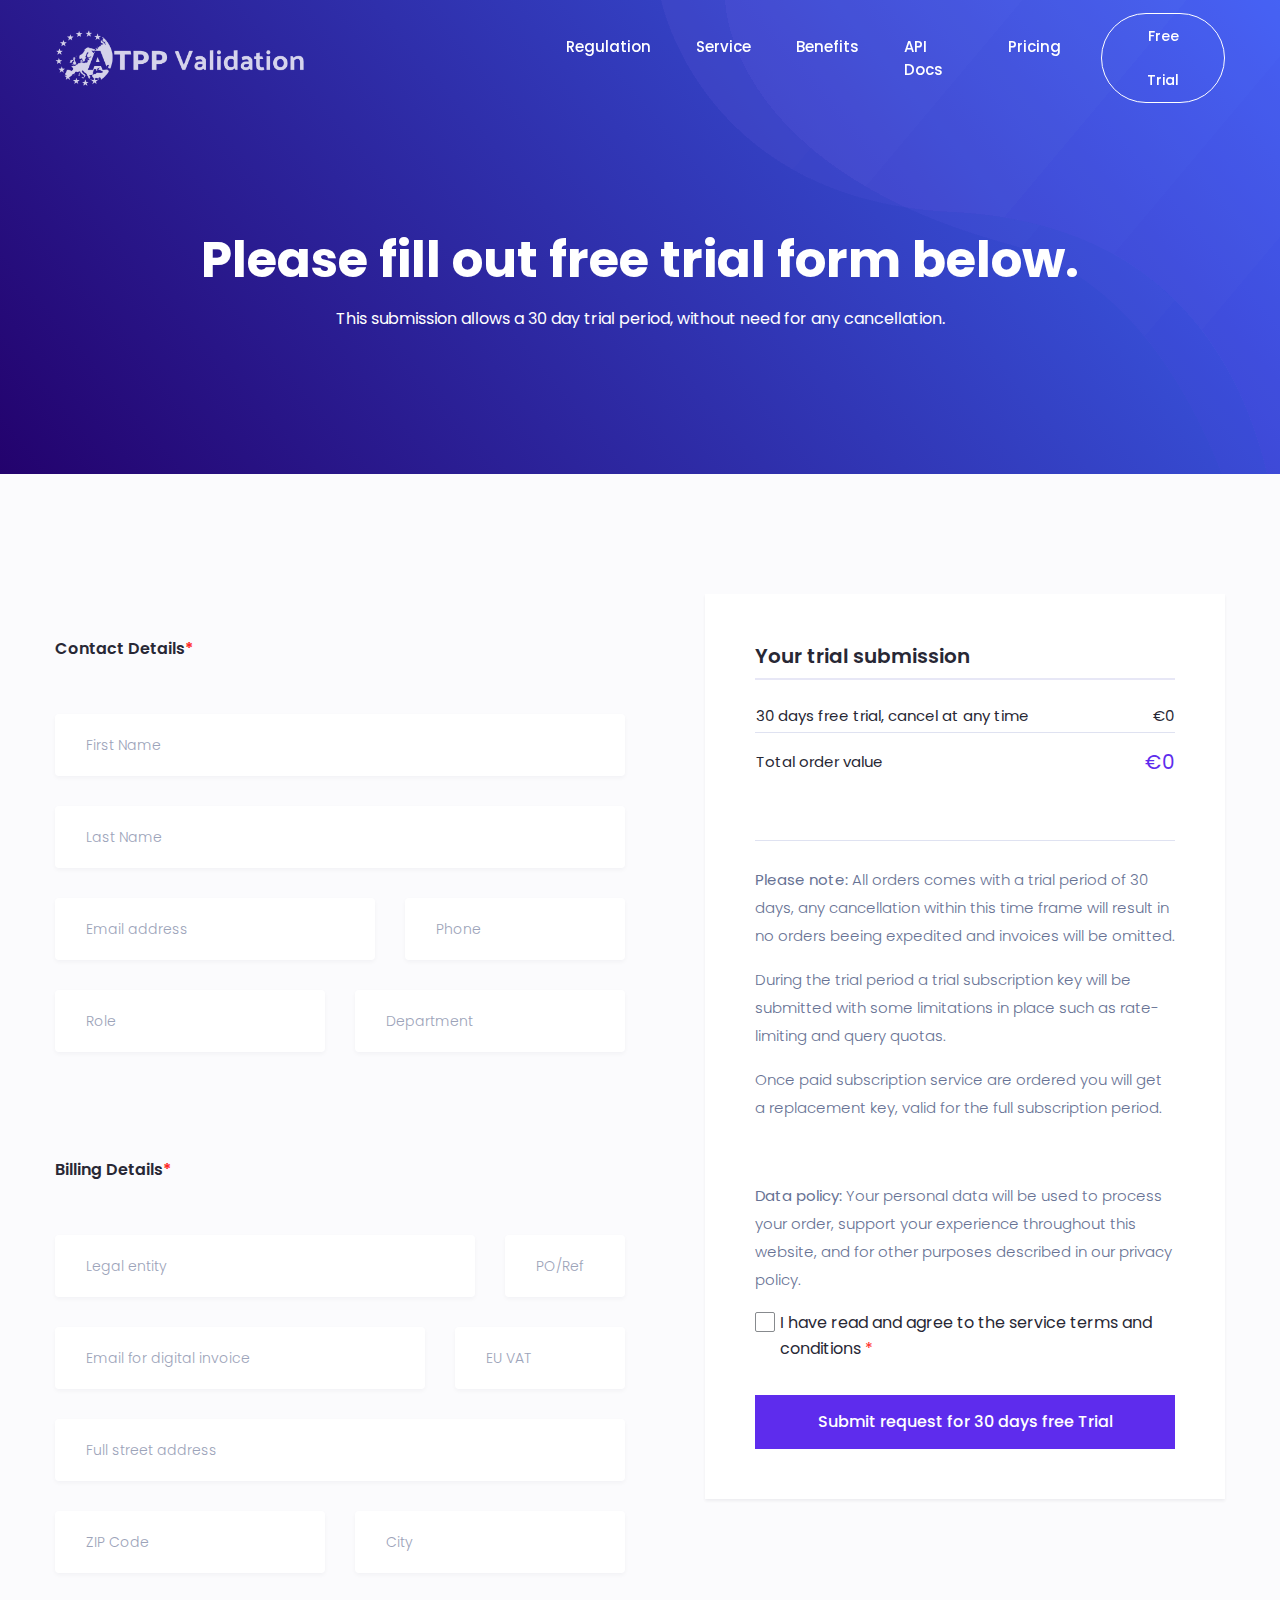
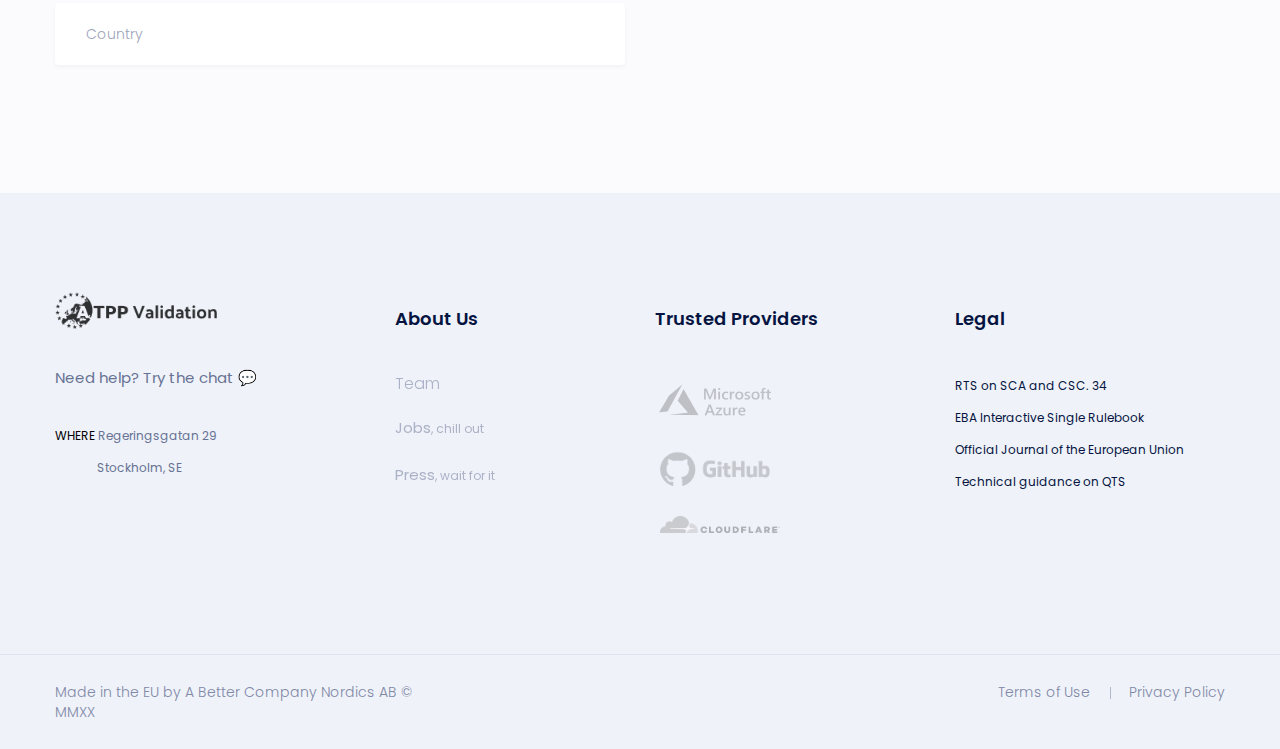
<file: checkout/index.html>
<!doctype html>
<html lang="en">

<head>
    <!-- Required meta tags -->
    <meta charset="utf-8">
    <meta name="viewport" content="width=device-width, initial-scale=1, shrink-to-fit=no">
    <link rel="shortcut icon" href="../img/icons/favicon2.png" type="image/x-icon">
    <meta property="og:title" content="A Better Preta | TPP Validation as it should be | Compliance-as-a-Service" />
    <meta property="og:image" content="https://abetterpreta.com/img/shared.jpg" />
    <meta property="og:description" content="TPP Validation as it should be." />
    <meta property="og:url" content="https://abetterpreta.com" />
    <title>A Better Preta | TPP Validation as it should be | Compliance-as-a-Service
    </title>
    <!-- Bootstrap CSS -->
    <link rel="stylesheet" href="../css/bootstrap.min.css">
    <link rel="stylesheet" href="../vendors/bootstrap-selector/css/bootstrap-select.min.css">
    <!--icon font css-->
    <link rel="stylesheet" href="../vendors/themify-icon/themify-icons.css">
    <link rel="stylesheet" href="../vendors/elagent/style.css">
    <link rel="stylesheet" href="../vendors/flaticon/flaticon.css">
    <link rel="stylesheet" href="../vendors/animation/animate.css">
    <link rel="stylesheet" href="../vendors/owl-carousel/assets/owl.carousel.min.css">
    <link rel="stylesheet" href="../vendors/magnify-pop/magnific-popup.css">
    <link rel="stylesheet" href="../vendors/nice-select/nice-select.css">
    <link rel="stylesheet" href="../vendors/scroll/jquery.mCustomScrollbar.min.css">
    <link rel="stylesheet" href="../css/style.css">
    <link rel="stylesheet" href="../css/responsive.css">
    <link rel="stylesheet" href="../css/termynal.css">
    <!-- Favicons -->
    <link rel="apple-touch-icon" sizes="180x180" href="../img/icons/apple-touch-icon.png">
    <link rel="icon" type="image/png" sizes="32x32" href="../img/icons/favicon2.png">
    <link rel="icon" type="image/png" sizes="16x16" href="../img/icons/favicon2.png">
    <link rel="manifest" href="..//site.webmanifest">
    <!-- Start of Async Drift Code -->
    <script>
        "use strict";

        !function () {
            var t = window.driftt = window.drift = window.driftt || [];
            if (!t.init) {
                if (t.invoked) return void (window.console && console.error && console.error("Drift snippet included twice."));
                t.invoked = !0, t.methods = ["identify", "config", "track", "reset", "debug", "show", "ping", "page", "hide", "off", "on"],
                    t.factory = function (e) {
                        return function () {
                            var n = Array.prototype.slice.call(arguments);
                            return n.unshift(e), t.push(n), t;
                        };
                    }, t.methods.forEach(function (e) {
                        t[e] = t.factory(e);
                    }), t.load = function (t) {
                        var e = 3e5, n = Math.ceil(new Date() / e) * e, o = document.createElement("script");
                        o.type = "text/javascript", o.async = !0, o.crossorigin = "anonymous", o.src = "https://js.driftt.com/include/" + n + "/" + t + ".js";
                        var i = document.getElementsByTagName("script")[0];
                        i.parentNode.insertBefore(o, i);
                    };
            }
        }();
        drift.SNIPPET_VERSION = '0.3.1';
        drift.load('sben4re9zv52');
    </script>
    <!-- End of Async Drift Code -->
    <!-- Global site tag (gtag.js) - Google Analytics -->
    <script async src="https://www.googletagmanager.com/gtag/js?id=UA-110940667-6"></script>
    <script>
        window.dataLayer = window.dataLayer || [];
        function gtag() { dataLayer.push(arguments); }
        gtag('js', new Date());

        gtag('config', 'UA-110940667-6');
    </script>

</head>

<body>
    <div class="body_wrapper">
        <header class="header_area">
            <nav class="navbar navbar-expand-lg menu_one menu_five">
                <div class="container">
                    <a class="navbar-brand sticky_logo" href="../">
                        <img src="../img/logo-4w.png" srcset="../img/logo-4w-2x.png 2x" alt="logo">
                        <img src="../img/logo-4b.png" srcset="../img/logo-4b-2x.png 2x" alt="">
                    </a>
                    <button class="navbar-toggler collapsed" type="button" data-toggle="collapse"
                        data-target="#navbarSupportedContent" aria-controls="navbarSupportedContent"
                        aria-expanded="false" aria-label="Toggle navigation">
                        <span class="menu_toggle">
                            <span class="hamburger">
                                <span></span>
                                <span></span>
                                <span></span>
                            </span>
                            <span class="hamburger-cross">
                                <span></span>
                                <span></span>
                            </span>
                        </span>
                    </button>

                    <div class="collapse navbar-collapse" id="navbarSupportedContent">
                        <ul class="navbar-nav menu w_menu pl_100 ml-auto mr-auto">
                            <li class="nav-item">
                                <a class="nav-link" href="../#regulation">
                                    Regulation
                                </a>
                            </li>
                            <li class="nav-item">
                                <a title="Pages" class="nav-link" role="button" href="../#service">Service</a>
                            </li>
                            <li class="nav-item">
                                <a class="nav-link" href="../#benefits" role="button">
                                    Benefits
                                </a>
                            </li>
                            <li class="nav-item">
                                <a class="nav-link" href="../#apidocs" role="button">
                                    API Docs
                                </a>

                            </li>
                            <li class="nav-item">
                                <a class="nav-link" href="../#pricing" role="button">
                                    Pricing
                                </a>

                            </li>
                        </ul>
                        <span class="btn_get btn_get_radious menu_cus menu_custfive">Free Trial</span>
                    </div>
                </div>
            </nav>
        </header>

        <section class="breadcrumb_area software_featured_area_two sec_pad">
            <img class="breadcrumb_shap" src="../img/breadcrumb/banner_bg.png" alt="">
            <div class="container">
                <div class="breadcrumb_content text-center">
                    <h1 class="f_p f_700 f_size_50 w_color l_height50 mb_20">Please fill out free trial form below.</h1>
                    <p class="f_400 w_color f_size_16 l_height26">This submission allows a 30 day trial period, without
                        need for any cancellation.</p>
                </div>
            </div>
        </section>

        <!--============= Shopping Cart ===============-->
        <section class="checkout_area bg_color sec_pad">
            <div class="container">
                <form action="https://formsubmit.co/order@abetterpreta.com" method="POST">
                    <input type="hidden" name="_next" value="https://abetterpreta.com/thankyou">
                    <input type="hidden" name="_template" value="table">
                    <input type="hidden" name="_subject" value="New Order submission!">
                    <div class="row">
                        <div class="col-md-6">
                            <div class="checkout_content">

                                <h3 class="checkout_title f_p f_600 f_size_20 mb_40" style="margin-top: 30px">
                                    <label>Contact Details<abbr class="required" title="required">*</abbr></label>
                                </h3>
                                <div class="row">
                                    <div class="col-md-12">
                                        <input type="text" placeholder="First Name" name="firstName" required>
                                    </div>
                                    <div class="col-md-12">
                                        <input type="text" placeholder="Last Name" name="lastName" required>
                                    </div>
                                    <div class="col-lg-7">
                                        <input type="email" placeholder="Email address" name="_replyto" required>
                                    </div>
                                    <div class="col-lg-5">
                                        <input type="text" placeholder="Phone" name="phone" required>
                                    </div>
                                    <div class="col-md-6">
                                        <input type="text" placeholder="Role" name="role">
                                    </div>

                                    <div class="col-md-6">
                                        <input type="text" placeholder="Department" name="department">
                                    </div>

                                </div>

                                <h3 class="checkout_title f_p f_600 f_size_20 mb_40">
                                    <label>Billing Details<abbr class="required" title="required">*</abbr></label>
                                </h3>
                                <div class="row">

                                    <div class="col-md-9">
                                        <input type="text" title="required" placeholder="Legal entity" name="entity"
                                            required>
                                    </div>

                                    <div class="col-lg-3">
                                        <input type="text" placeholder="PO/Ref" name="po">
                                    </div>

                                    <div class="col-md-8">
                                        <input type="text" placeholder="Email for digital invoice" name="invoiceEmail">
                                    </div>
                                    <div class="col-lg-4">
                                        <input type="text" placeholder="EU VAT" name="euVat" required>
                                    </div>
                                    <div class="col-md-12">
                                        <input type="text" placeholder="Full street address" name="streetAddress"
                                            required>
                                    </div>
                                    <div class="col-lg-6">
                                        <input type="text" placeholder="ZIP Code" name="zipCode" required>
                                    </div>

                                    <div class="col-lg-6">
                                        <input type="text" placeholder="City" name="city" required>
                                    </div>

                                    <div class="col-md-12">
                                        <input type="text" placeholder="Country" name="country" required>
                                    </div>
                                </div>
                            </div>
                        </div>
                        <div class="col-md-6">
                            <div class="cart_total_box">
                                <h3 class="checkout_title f_p f_600 f_size_20 mb_20">
                                    Your trial submission
                                </h3>
                                <div id="order_review" class="woocommerce-checkout-review-order">
                                    <table class="shop_table woocommerce-checkout-review-order-table">
                                        <tbody>
                                            <tr class="order_item">
                                                <td class="price">30 days free trial, cancel at any time</td>
                                                <td class="price">€0</td>
                                            </tr>
                                            <tr class="subtotal order">
                                                <td class="price">Total order value</td>
                                                <td class="total">€0</td>
                                            </tr>
                                        </tbody>
                                    </table>
                                    <div class="condition">
                                        <p>
                                            <b>Please note:</b> All orders comes with a trial period of 30 days, any
                                            cancellation within
                                            this time frame will result in no orders beeing expedited and invoices will
                                            be omitted.
                                        </p>
                                        <p>During the trial period a trial subscription key will be submitted with some
                                            limitations in place such as rate-limiting and query quotas.</p>
                                        <p>
                                            Once paid subscription service are ordered you will get a replacement key,
                                            valid for the full subscription period.
                                        </p>
                                        <p>&nbsp;</p>
                                        <p><b>Data policy: </b>Your personal data will be used to process your order,
                                            support your
                                            experience
                                            throughout this website, and for other purposes described in our privacy
                                            policy.
                                        </p>
                                        <input type="checkbox" value="None" id="squarednine" name="check" required>
                                        <label class="l_text" for="squarednine">I have read and agree to the service
                                            terms
                                            and conditions <span>*</span></label>
                                    </div>
                                    <button type="submit" class="button" value="Send">Submit request for 30 days free
                                        Trial</button>
                                </div>
                            </div>
                        </div>
                    </div>
                </form>

            </div>
        </section>
        <!--============= Shopping Cart ===============-->

        <footer class="footer_area footer_area_five f_bg">
            <div class="footer_top">
                <div class="container">
                    <div class="row">
                        <div class="col-lg-3 col-md-6">
                            <div class="f_widget company_widget">
                                <a href="../" class="f-logo"><img src="../img/logo-4.png"
                                        srcset="../img/logo-4-2x.png 2x" alt="logo" style="margin-bottom: 35px"></a>
                                <ul class="list-unstyled f_list">
                                    <li>Need help? Try the chat
                                        💬
                                    </li>
                                    <li>&nbsp;</li>
                                    <li style="font-size: 0.8em; line-height: 2rem">
                                        <span style="color: black">
                                            WHERE</span>
                                        Regeringsgatan 29<br>
                                        <span>&nbsp;&nbsp;&nbsp;&nbsp;&nbsp;&nbsp;&nbsp;&nbsp;&nbsp;&nbsp;&nbsp;&nbsp;&nbsp;&nbsp;</span>Stockholm,
                                        SE
                                    </li>
                                </ul>
                            </div>
                        </div>
                        <div class="col-lg-3 col-md-6">
                            <div class="f_widget about-widget pl_40">
                                <h3 class="f-title f_600 t_color f_size_18 mb_40">About Us</h3>
                                <ul class="list-unstyled f_list">
                                    <li style="filter: opacity(0.5)"><a href="../team/">Team</a></li>
                                    <li style="filter: opacity(0.5)">Jobs<span
                                            style="font-size: 0.8em; line-height: 2rem">, chill out</span></li>
                                    <li style="filter: opacity(0.5)">Press<span
                                            style="font-size: 0.8em; line-height: 2rem">, wait for it</span></li>
                                </ul>
                            </div>
                        </div>
                        <div class="col-lg-3 col-md-6">
                            <div class="f_widget about-widget">
                                <h3 class="f-title f_600 t_color f_size_18 mb_40">Trusted Providers</h3>
                                <p>
                                    <img class="partners ms" src="../img/microsoft-azure.png" style="width: 120px; opacity:0.3;
                                    -webkit-filter: grayscale(100%);
                                    -moz-filter:    grayscale(100%);
                                    -ms-filter:     grayscale(100%);
                                    -o-filter:      grayscale(100%);">
                                </p>

                                <p>
                                    <img class="partners ms" src="../img/github_logo.png" style="width: 120px; opacity:0.2;
                                    -webkit-filter: grayscale(100%);
                                    -moz-filter:    grayscale(100%);
                                    -ms-filter:     grayscale(100%);
                                    -o-filter:      grayscale(100%);">
                                </p>

                                <p>
                                    <img class=" partners cf" src="../img/cf-logo-h-rgb.png" style="margin-left: 5px; width: 120px; opacity:0.4; 
                                        -webkit-filter: grayscale(100%);
                                        -moz-filter:    grayscale(100%);
                                        -ms-filter:     grayscale(100%);
                                        -o-filter:      grayscale(100%);">
                                </p>
                            </div>
                        </div>
                        <div class=" col-lg-3 col-md-6">
                            <div class="f_widget about-widget">
                                <h3 class="f-title f_600 t_color f_size_18 mb_40">Legal</h3>
                                <p style="font-size: 0.8em; line-height: 2rem">
                                    <a class="t_color"
                                        href="https://eba.europa.eu/regulation-and-policy/payment-services-and-electronic-money/regulatory-technical-standards-on-strong-customer-authentication-and-secure-communication-under-psd2">RTS
                                        on SCA and CSC.
                                        34</a><br>
                                    <a class="t_color"
                                        href="https://eba.europa.eu/regulation-and-policy/single-rulebook/interactive-single-rulebook/5402">
                                        EBA Interactive Single Rulebook
                                    </a><br>
                                    <a class="t_color"
                                        href="https://eur-lex.europa.eu/legal-content/EN/TXT/PDF/?uri=CELEX:32018R0389&from=EN">Official
                                        Journal of the European Union</a><br>
                                    <a class="t_color"
                                        href="https://www.enisa.europa.eu/topics/trust-services/technical-guidance-on-qualified-trust-services">
                                        Technical guidance on QTS
                                    </a>
                                </p>
                            </div>
                        </div>
                    </div>
                </div>
            </div>
            <div class="footer_bottom">
                <div class="container">
                    <div class="row">
                        <div class="col-lg-4 col-md-5 col-sm-6">
                            <ul class="list-unstyled f_menu text-left">
                                <li>Made in the EU by A Better Company Nordics AB © MMXX</li>
                            </ul>
                        </div>
                        <div class="col-lg-4 col-md-3 col-sm-6">
                            <div class="f_social_icon_two text-center" style="visibility: hidden">
                                <a href="#"><i class="ti-facebook"></i></a>
                                <a href="#"><i class="ti-twitter-alt"></i></a>
                                <a href="#"><i class="ti-vimeo-alt"></i></a>
                                <a href="#"><i class="ti-pinterest"></i></a>
                            </div>
                        </div>
                        <div class="col-lg-4 col-md-4 col-sm-12">
                            <ul class="list-unstyled f_menu text-right">
                                <li><a href="../terms/">Terms of Use</a></li>
                                <li><a href="../terms/">Privacy Policy</a></li>
                            </ul>
                        </div>
                    </div>
                </div>
            </div>
        </footer>
    </div>
    <!-- Optional JavaScript -->
    <!-- jQuery first, then Popper.js, then Bootstrap JS -->
    <script src="../js/jquery-3.2.1.min.js"></script>
    <script src="../js/propper.js"></script>
    <script src="../js/bootstrap.min.js"></script>
    <script src="../vendors/bootstrap-selector/js/bootstrap-select.min.js"></script>
    <script src="../vendors/wow/wow.min.js"></script>
    <script src="../vendors/sckroller/jquery.parallax-scroll.js"></script>
    <script src="../vendors/owl-carousel/owl.carousel.min.js"></script>
    <script src="../vendors/nice-select/jquery.nice-select.min.js"></script>
    <script src="../vendors/imagesloaded/imagesloaded.pkgd.min.js"></script>
    <script src="../vendors/isotope/isotope-min.js"></script>
    <script src="../vendors/magnify-pop/jquery.magnific-popup.min.js"></script>
    <script src="../vendors/scroll/jquery.mCustomScrollbar.concat.min.js"></script>
    <script src="../js/plugins.js"></script>
    <script src="../js/main.js"></script>
    <script src="../vendors/termynal.js" data-termynal="#termynal"></script>
    <script src="../vendors/counterup/jquery.counterup.min.js"></script>
    <script src="../vendors/counterup/jquery.waypoints.min.js"></script>
</body>

</html>
</file>
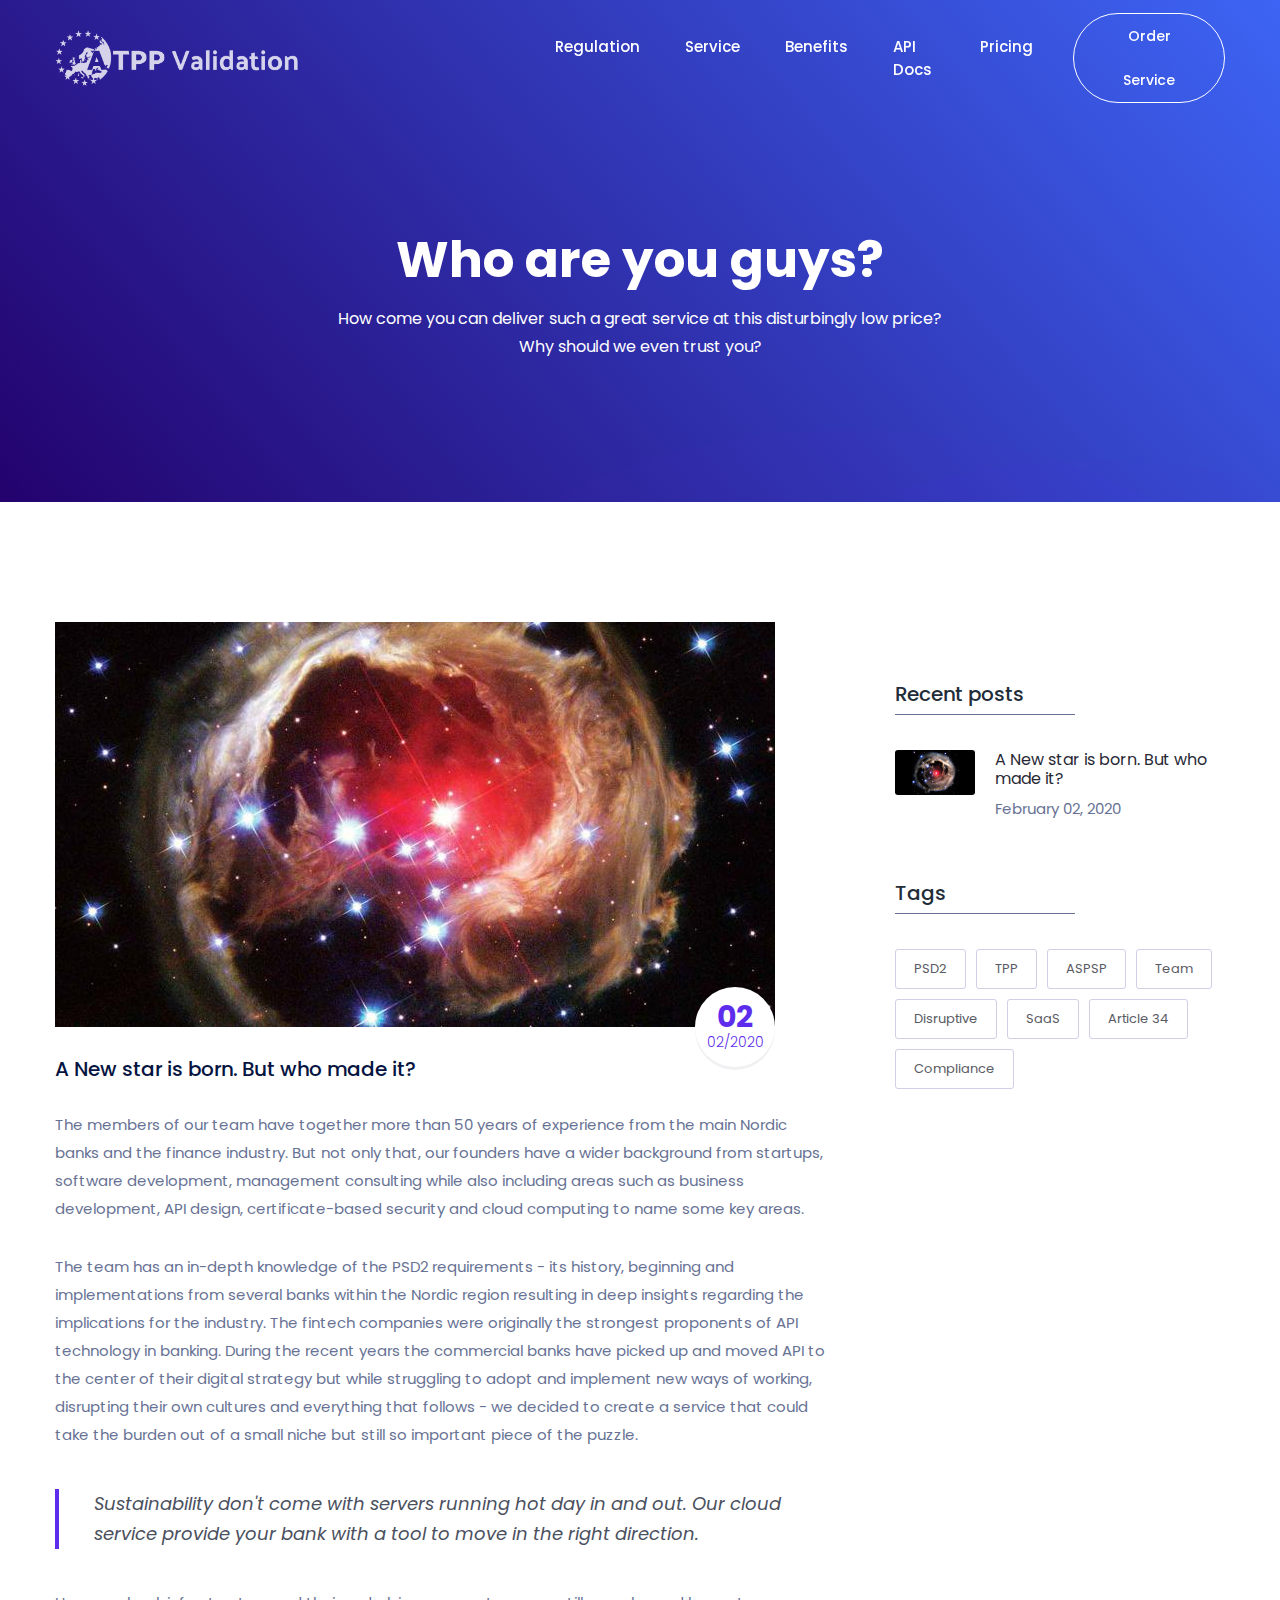
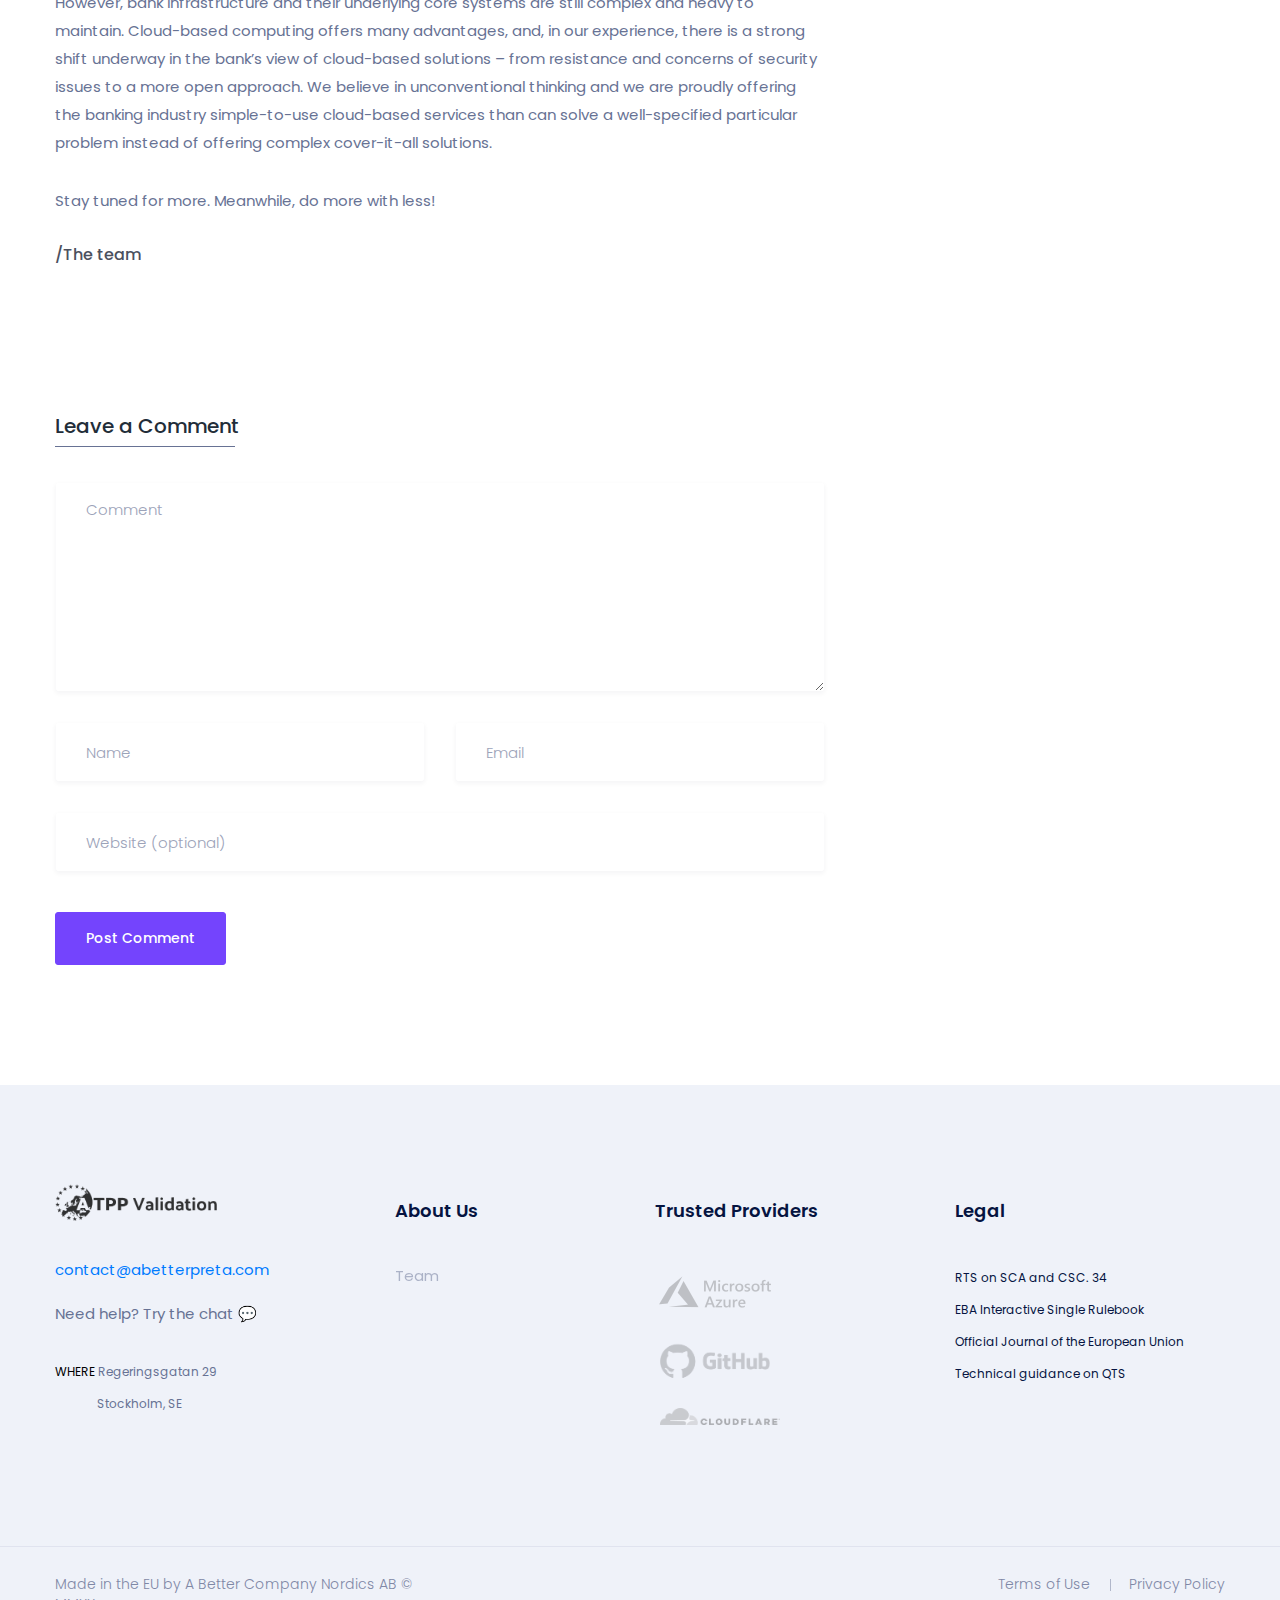
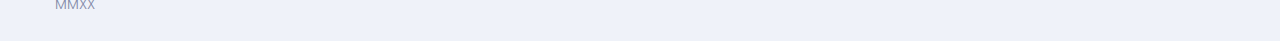
<file: team/index.html>
<!doctype html>
<html lang="en">

<head>
    <!-- Required meta tags -->
    <meta charset="utf-8">
    <meta name="viewport" content="width=device-width, initial-scale=1, shrink-to-fit=no">
    <link rel="shortcut icon" href="../img/icons/favicon2.png" type="image/x-icon">
    <meta property="og:title" content="A Better Preta | TPP Validation as it should be | Compliance-as-a-Service" />
    <meta property="og:image" content="https://abetterpreta.com/img/shared.jpg" />
    <meta property="og:description" content="TPP Validation as it should be." />
    <meta property="og:url" content="https://abetterpreta.com" />
    <title>A Better Preta | TPP Validation as it should be | Compliance-as-a-Service
    </title>
    <!-- Bootstrap CSS -->
    <link rel="stylesheet" href="../css/bootstrap.min.css">
    <link rel="stylesheet" href="../vendors/bootstrap-selector/css/bootstrap-select.min.css">
    <!--icon font css-->
    <link rel="stylesheet" href="../vendors/themify-icon/themify-icons.css">
    <link rel="stylesheet" href="../vendors/elagent/style.css">
    <link rel="stylesheet" href="../vendors/flaticon/flaticon.css">
    <link rel="stylesheet" href="../vendors/animation/animate.css">
    <link rel="stylesheet" href="../vendors/owl-carousel/assets/owl.carousel.min.css">
    <link rel="stylesheet" href="../vendors/magnify-pop/magnific-popup.css">
    <link rel="stylesheet" href="../vendors/nice-select/nice-select.css">
    <link rel="stylesheet" href="../vendors/scroll/jquery.mCustomScrollbar.min.css">
    <link rel="stylesheet" href="../css/style.css">
    <link rel="stylesheet" href="../css/responsive.css">
    <link rel="stylesheet" href="../css/termynal.css">
    <!-- Favicons -->
    <link rel="apple-touch-icon" sizes="180x180" href="../img/icons/apple-touch-icon.png">
    <link rel="icon" type="image/png" sizes="32x32" href="../img/icons/favicon2.png">
    <link rel="icon" type="image/png" sizes="16x16" href="../img/icons/favicon2.png">
    <link rel="manifest" href="..//site.webmanifest">
    <!-- Start of Async Drift Code -->
    <script>
        "use strict";

        !function () {
            var t = window.driftt = window.drift = window.driftt || [];
            if (!t.init) {
                if (t.invoked) return void (window.console && console.error && console.error("Drift snippet included twice."));
                t.invoked = !0, t.methods = ["identify", "config", "track", "reset", "debug", "show", "ping", "page", "hide", "off", "on"],
                    t.factory = function (e) {
                        return function () {
                            var n = Array.prototype.slice.call(arguments);
                            return n.unshift(e), t.push(n), t;
                        };
                    }, t.methods.forEach(function (e) {
                        t[e] = t.factory(e);
                    }), t.load = function (t) {
                        var e = 3e5, n = Math.ceil(new Date() / e) * e, o = document.createElement("script");
                        o.type = "text/javascript", o.async = !0, o.crossorigin = "anonymous", o.src = "https://js.driftt.com/include/" + n + "/" + t + ".js";
                        var i = document.getElementsByTagName("script")[0];
                        i.parentNode.insertBefore(o, i);
                    };
            }
        }();
        drift.SNIPPET_VERSION = '0.3.1';
        drift.load('sben4re9zv52');
    </script>
    <!-- End of Async Drift Code -->
    <!-- Global site tag (gtag.js) - Google Analytics -->
    <script async src="https://www.googletagmanager.com/gtag/js?id=UA-110940667-6"></script>
    <script>
        window.dataLayer = window.dataLayer || [];
        function gtag() { dataLayer.push(arguments); }
        gtag('js', new Date());

        gtag('config', 'UA-110940667-6');
    </script>

</head>

<body>
    <div class="body_wrapper">
        <header class="header_area">
            <nav class="navbar navbar-expand-lg menu_one menu_five">
                <div class="container">
                    <a class="navbar-brand sticky_logo" href="../">
                        <img src="../img/logo-4w.png" srcset="../img/logo-4w-2x.png 2x" alt="logo">
                        <img src="../img/logo-4b.png" srcset="../img/logo-4b-2x.png 2x" alt="">
                    </a>
                    <button class="navbar-toggler collapsed" type="button" data-toggle="collapse"
                        data-target="#navbarSupportedContent" aria-controls="navbarSupportedContent"
                        aria-expanded="false" aria-label="Toggle navigation">
                        <span class="menu_toggle">
                            <span class="hamburger">
                                <span></span>
                                <span></span>
                                <span></span>
                            </span>
                            <span class="hamburger-cross">
                                <span></span>
                                <span></span>
                            </span>
                        </span>
                    </button>

                    <div class="collapse navbar-collapse" id="navbarSupportedContent">
                        <ul class="navbar-nav menu w_menu pl_100 ml-auto mr-auto">
                            <li class="nav-item">
                                <a class="nav-link" href="../#regulation">
                                    Regulation
                                </a>
                            </li>
                            <li class="nav-item">
                                <a title="Pages" class="nav-link" role="button" href="../#service">Service</a>
                            </li>
                            <li class="nav-item">
                                <a class="nav-link" href="../#benefits" role="button">
                                    Benefits
                                </a>
                            </li>
                            <li class="nav-item">
                                <a class="nav-link" href="../#apidocs" role="button">
                                    API Docs
                                </a>

                            </li>
                            <li class="nav-item">
                                <a class="nav-link" href="../#pricing" role="button">
                                    Pricing
                                </a>

                            </li>
                        </ul>
                        <a class="btn_get btn_get_radious menu_cus menu_custfive" href="../checkout/">Order Service</a>
                    </div>
                </div>
            </nav>
        </header>

        <section class="breadcrumb_area software_featured_area_two sec_pad">
            <img class="breadcrumb_shap" src="../img/new/blog/blog_banner.png" alt="">
            <div class="container">
                <div class="breadcrumb_content text-center">
                    <h1 class="f_p f_700 f_size_50 w_color l_height50 mb_20">Who are you guys?</h1>
                    <p class="f_400 w_color f_size_16 l_height26">How come you can deliver such a great service at this
                        disturbingly low price?<br>Why should we even trust you?</p>
                </div>
            </div>
        </section>
        <section class="blog_area sec_pad">
            <div class="container">
                <div class="row">
                    <div class="col-lg-8 blog_sidebar_left">
                        <div class="blog_single mb_50">
                            <img class="img-fluid" src="../img/rednova.jpg" alt="">
                            <div class="blog_content">
                                <div class="post_date">
                                    <h2>02<span>02/2020</span></h2>
                                </div>
                                <a href="#">
                                    <h5 class="f_p f_size_20 f_500 t_color mb-30">A New star is born. But who made it?
                                    </h5>
                                </a>
                                <p class="f_400 mb-30">The members of our team have together more than 50 years of
                                    experience from the main Nordic banks and the finance industry. But not only that,
                                    our founders have a wider background from startups, software development, management
                                    consulting while also including
                                    areas such as business development, API design, certificate-based security and cloud
                                    computing to name some key areas.
                                </p>
                                <p class="f_400 mb_40">The team has an in-depth knowledge of the PSD2
                                    requirements - its history, beginning and implementations from several banks within
                                    the Nordic region resulting in deep insights regarding the
                                    implications for the industry.
                                    The fintech companies were originally the strongest proponents of API technology in
                                    banking. During the recent years the commercial banks have picked up and moved API
                                    to the center of their digital strategy but while struggling to adopt and implement
                                    new ways of working, disrupting their own cultures and everything that follows - we
                                    decided to create a service that could take the burden out of a small niche but
                                    still so important piece of the puzzle.
                                </p>
                                <blockquote class="blockquote mb_40">
                                    <h6 class="mb-0 f_size_18 l_height30 f_p f_400">Sustainability don't come with
                                        servers running hot day in and out. Our cloud service provide your bank with a
                                        tool to
                                        move in the right direction.</h6>
                                </blockquote>
                                <p class="f_400 mb-30">However, bank infrastructure and their underlying core systems
                                    are still complex and
                                    heavy to maintain. Cloud-based computing offers many advantages, and, in our
                                    experience, there is a strong shift underway in the bank’s view of cloud-based
                                    solutions – from resistance and concerns of security issues to a more open approach.
                                    We believe in unconventional thinking and we are proudly offering the banking
                                    industry simple-to-use cloud-based services than can solve a well-specified
                                    particular problem instead of offering complex cover-it-all solutions.
                                </p>

                                <p class="f_400 mb-30">Stay tuned for more. Meanwhile, do more with less!
                                </p>
                                <h6>/The team</h6>
                            </div>
                        </div>

                        <div class="widget_title mt_100">
                            <h3 class="f_p f_size_20 t_color3">Leave a Comment</h3>
                            <div class="border_bottom"></div>
                        </div>
                        <form class="get_quote_form row" action="https://formsubmit.co/comments@abetterpreta.com"
                            method="POST">
                            <input type="hidden" name="_next" value="https://abetterpreta.com">
                            <input type="hidden" name="_template" value="table">
                            <input type="hidden" name="_subject" value="New comments">
                            <div class="col-md-12 form-group">
                                <textarea class="form-control message" placeholder="Comment"></textarea>
                            </div>
                            <div class="col-md-6 form-group">
                                <input type="text" class="form-control" name="name" placeholder="Name">
                            </div>
                            <div class="col-md-6 form-group">
                                <input type="email" class="form-control" name="email" placeholder="Email">
                            </div>
                            <div class="col-md-12 form-group">
                                <input type="text" class="form-control" name="website" placeholder="Website (optional)">
                            </div>
                            <div class="col-md-12"><button class="btn btn_three btn_hover f_size_15 f_500"
                                    type="submit">Post Comment</button></div>
                        </form>
                    </div>
                    <div class="col-lg-4">
                        <div class="blog-sidebar">
                            <div class="widget sidebar_widget widget_recent_post mt_60">
                                <div class="widget_title">
                                    <h3 class="f_p f_size_20 t_color3">Recent posts</h3>
                                    <div class="border_bottom"></div>
                                </div>
                                <div class="media post_item">
                                    <img src="../img/rednova.jfif" style="width: 80px" alt="">
                                    <div class="media-body">
                                        <a href="#">
                                            <h3 class="f_size_16 f_p f_400">A New star is born. But who made it?</h3>
                                        </a>
                                        <div class="entry_post_info">
                                            February 02, 2020
                                        </div>
                                    </div>
                                </div>


                                <div class="widget sidebar_widget widget_tag_cloud mt_60">
                                    <div class="widget_title">
                                        <h3 class="f_p f_size_20 t_color3">Tags</h3>
                                        <div class="border_bottom"></div>
                                    </div>
                                    <div class="post-tags">
                                        <a href="#">PSD2</a>
                                        <a href="#">TPP</a>
                                        <a href="#">ASPSP</a>
                                        <a href="#">Team</a>
                                        <a href="#">Disruptive</a>
                                        <a href="#">SaaS</a>
                                        <a href="#">Article 34</a>
                                        <a href="#">Compliance</a>
                                    </div>
                                </div>
                            </div>
                        </div>

                    </div>
                </div>
        </section>

        <footer class="footer_area footer_area_five f_bg">
            <div class="footer_top">
                <div class="container">
                    <div class="row">
                        <div class="col-lg-3 col-md-6">
                            <div class="f_widget company_widget">
                                <a href="../" class="f-logo"><img src="../img/logo-4.png"
                                        srcset="../img/logo-4-2x.png 2x" alt="logo" style="margin-bottom: 35px"></a>
                                <ul class="list-unstyled f_list">
                                    <li><a href="#" class="f_400">contact@abetterpreta.com</a>
                                    </li>
                                    <p></p>
                                    <li>Need help? Try the chat
                                        💬
                                    </li>
                                    <li>&nbsp;</li>
                                    <li style="font-size: 0.8em; line-height: 2rem">
                                        <span style="color: black">
                                            WHERE</span>
                                        Regeringsgatan 29<br>
                                        <span>&nbsp;&nbsp;&nbsp;&nbsp;&nbsp;&nbsp;&nbsp;&nbsp;&nbsp;&nbsp;&nbsp;&nbsp;&nbsp;&nbsp;</span>Stockholm,
                                        SE
                                    </li>
                                </ul>
                            </div>
                        </div>
                        <div class="col-lg-3 col-md-6">
                            <div class="f_widget about-widget pl_40">
                                <h3 class="f-title f_600 t_color f_size_18 mb_40">About Us</h3>
                                <ul class="list-unstyled f_list">
                                    <li style="filter: opacity(0.5)">Team</li>
                                </ul>
                            </div>
                        </div>
                        <div class="col-lg-3 col-md-6">
                            <div class="f_widget about-widget">
                                <h3 class="f-title f_600 t_color f_size_18 mb_40">Trusted Providers</h3>
                                <p>
                                    <img class="partners ms" src="../img/microsoft-azure.png" style="width: 120px; opacity:0.3;
                                    -webkit-filter: grayscale(100%);
                                    -moz-filter:    grayscale(100%);
                                    -ms-filter:     grayscale(100%);
                                    -o-filter:      grayscale(100%);">
                                </p>

                                <p>
                                    <img class="partners ms" src="../img/github_logo.png" style="width: 120px; opacity:0.2;
                                    -webkit-filter: grayscale(100%);
                                    -moz-filter:    grayscale(100%);
                                    -ms-filter:     grayscale(100%);
                                    -o-filter:      grayscale(100%);">
                                </p>

                                <p>
                                    <img class=" partners cf" src="../img/cf-logo-h-rgb.png" style="margin-left: 5px; width: 120px; opacity:0.4; 
                                        -webkit-filter: grayscale(100%);
                                        -moz-filter:    grayscale(100%);
                                        -ms-filter:     grayscale(100%);
                                        -o-filter:      grayscale(100%);">
                                </p>
                            </div>
                        </div>
                        <div class=" col-lg-3 col-md-6">
                            <div class="f_widget about-widget">
                                <h3 class="f-title f_600 t_color f_size_18 mb_40">Legal</h3>
                                <p style="font-size: 0.8em; line-height: 2rem">
                                    <a class="t_color"
                                        href="https://eba.europa.eu/regulation-and-policy/payment-services-and-electronic-money/regulatory-technical-standards-on-strong-customer-authentication-and-secure-communication-under-psd2">RTS
                                        on SCA and CSC.
                                        34</a><br>
                                    <a class="t_color"
                                        href="https://eba.europa.eu/regulation-and-policy/single-rulebook/interactive-single-rulebook/5402">
                                        EBA Interactive Single Rulebook
                                    </a><br>
                                    <a class="t_color"
                                        href="https://eur-lex.europa.eu/legal-content/EN/TXT/PDF/?uri=CELEX:32018R0389&from=EN">Official
                                        Journal of the European Union</a><br>
                                    <a class="t_color"
                                        href="https://www.enisa.europa.eu/topics/trust-services/technical-guidance-on-qualified-trust-services">
                                        Technical guidance on QTS
                                    </a>
                                </p>
                            </div>
                        </div>
                    </div>
                </div>
            </div>
            <div class="footer_bottom">
                <div class="container">
                    <div class="row">
                        <div class="col-lg-4 col-md-5 col-sm-6">
                            <ul class="list-unstyled f_menu text-left">
                                <li>Made in the EU by A Better Company Nordics AB © MMXX</li>
                            </ul>
                        </div>
                        <div class="col-lg-4 col-md-3 col-sm-6">
                            <div class="f_social_icon_two text-center" style="visibility: hidden">
                                <a href="#"><i class="ti-facebook"></i></a>
                                <a href="#"><i class="ti-twitter-alt"></i></a>
                                <a href="#"><i class="ti-vimeo-alt"></i></a>
                                <a href="#"><i class="ti-pinterest"></i></a>
                            </div>
                        </div>
                        <div class="col-lg-4 col-md-4 col-sm-12">
                            <ul class="list-unstyled f_menu text-right">
                                <li><a href="../terms/">Terms of Use</a></li>
                                <li><a href="../terms/">Privacy Policy</a></li>
                            </ul>
                        </div>
                    </div>
                </div>
            </div>
        </footer>
    </div>
    <!-- Optional JavaScript -->
    <!-- jQuery first, then Popper.js, then Bootstrap JS -->
    <script src="../js/jquery-3.2.1.min.js"></script>
    <script src="../js/propper.js"></script>
    <script src="../js/bootstrap.min.js"></script>
    <script src="../vendors/bootstrap-selector/js/bootstrap-select.min.js"></script>
    <script src="../vendors/wow/wow.min.js"></script>
    <script src="../vendors/sckroller/jquery.parallax-scroll.js"></script>
    <script src="../vendors/owl-carousel/owl.carousel.min.js"></script>
    <script src="../vendors/nice-select/jquery.nice-select.min.js"></script>
    <script src="../vendors/imagesloaded/imagesloaded.pkgd.min.js"></script>
    <script src="../vendors/isotope/isotope-min.js"></script>
    <script src="../vendors/magnify-pop/jquery.magnific-popup.min.js"></script>
    <script src="../vendors/scroll/jquery.mCustomScrollbar.concat.min.js"></script>
    <script src="../js/plugins.js"></script>
    <script src="../js/main.js"></script>
    <script src="../vendors/termynal.js" data-termynal="#termynal"></script>
    <script src="../vendors/counterup/jquery.counterup.min.js"></script>
    <script src="../vendors/counterup/jquery.waypoints.min.js"></script>
</body>

</html>
</file>
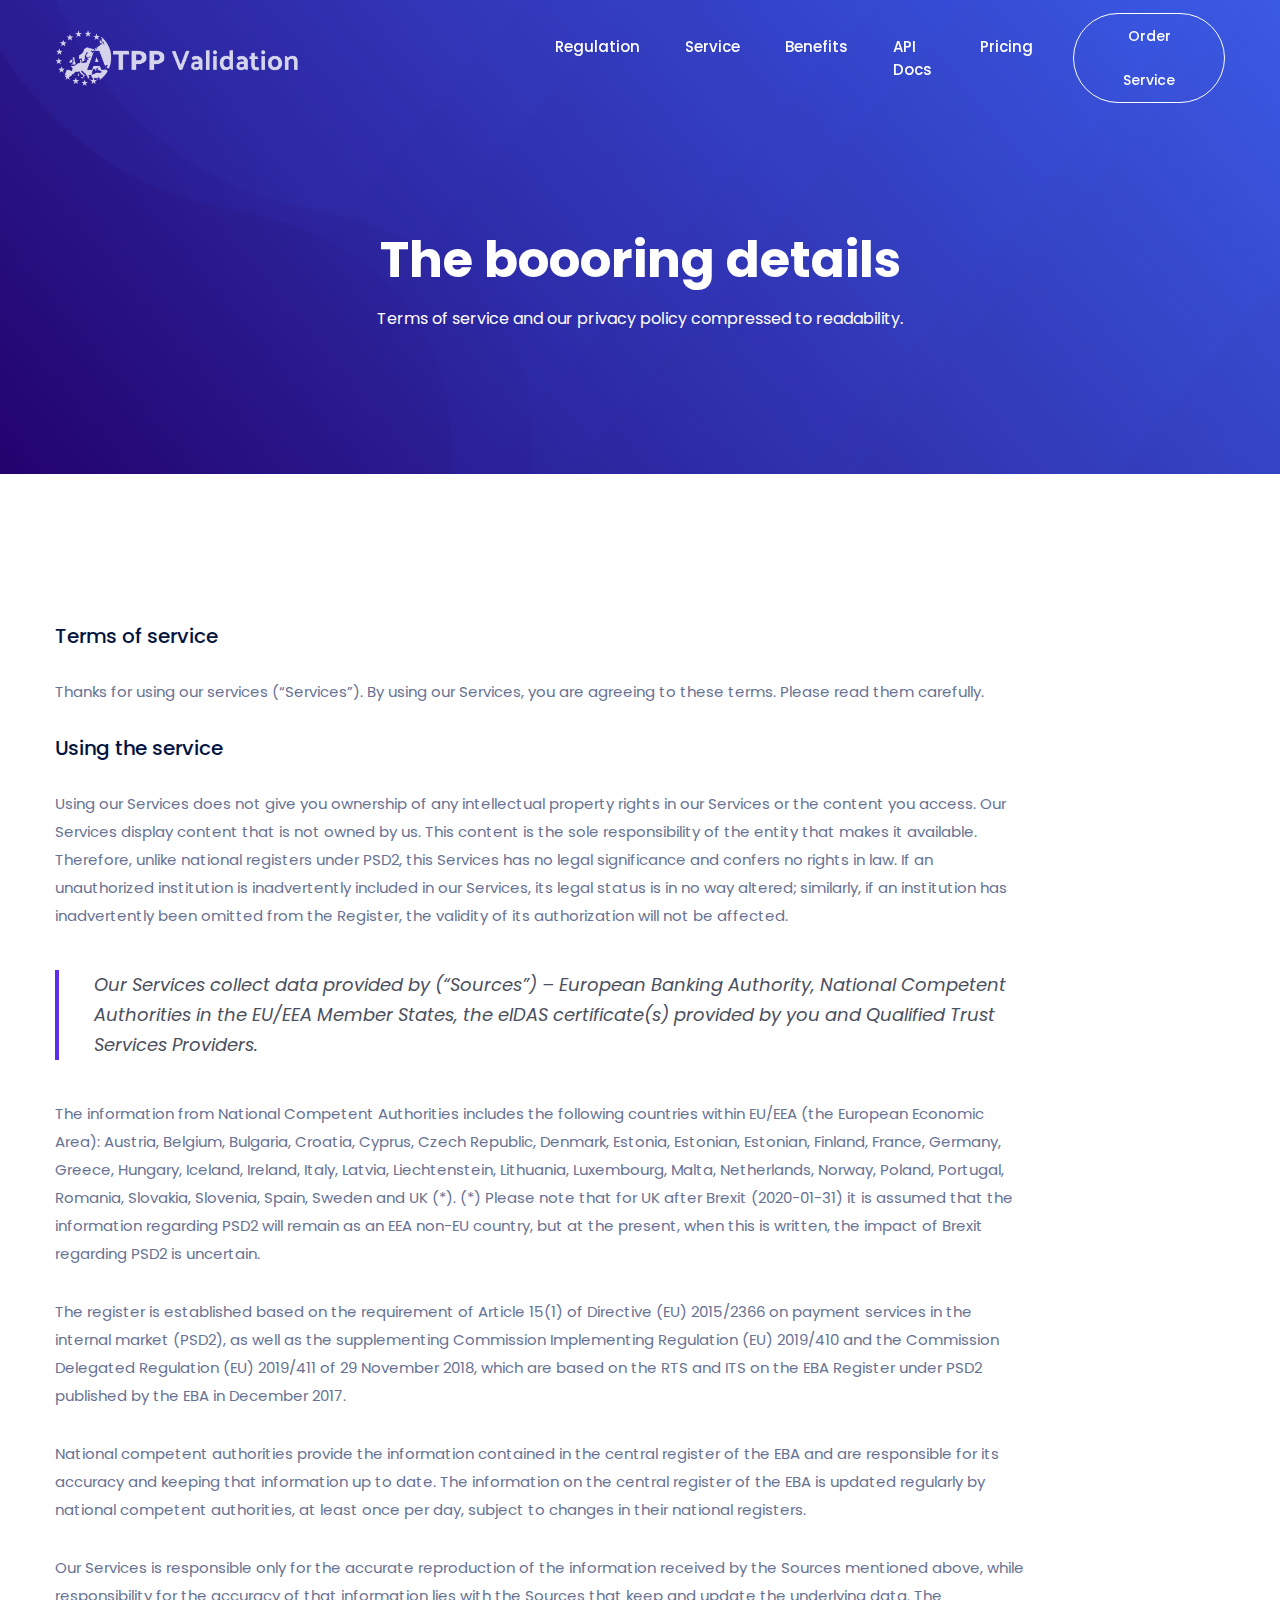
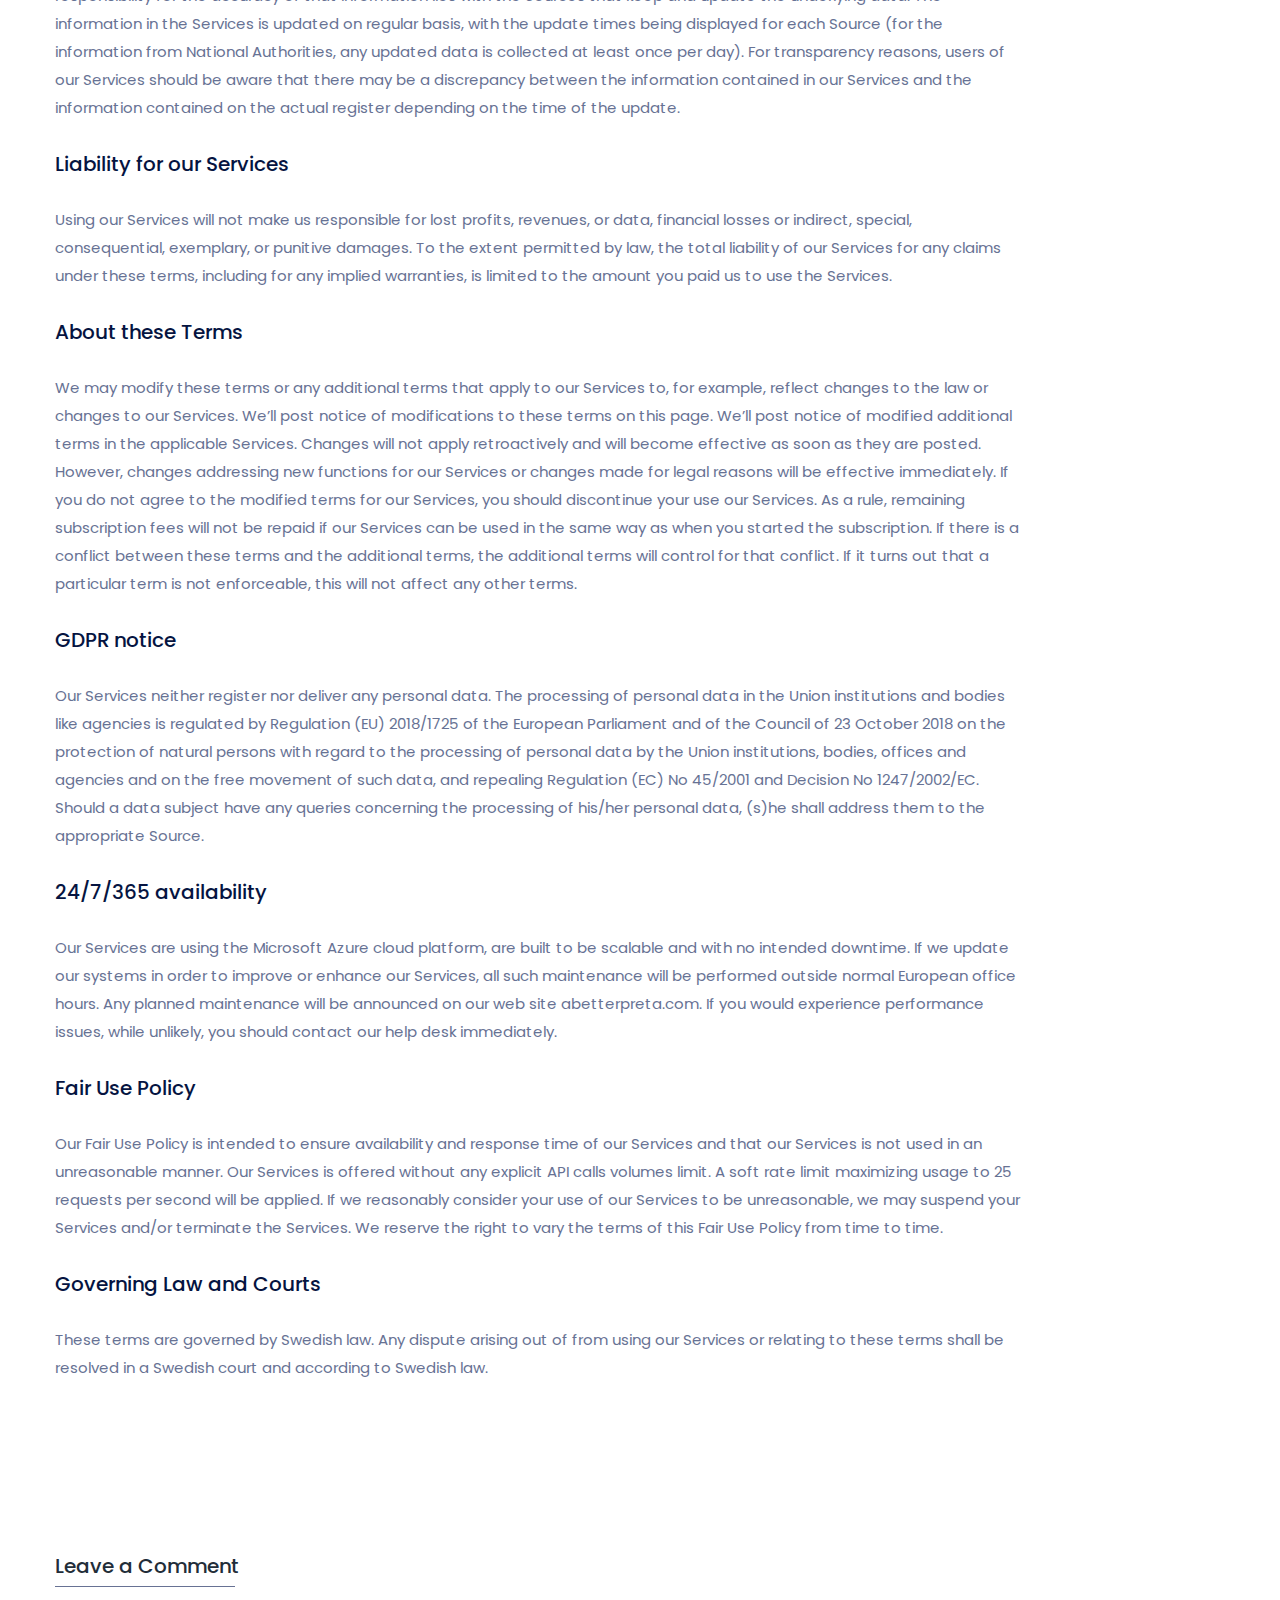
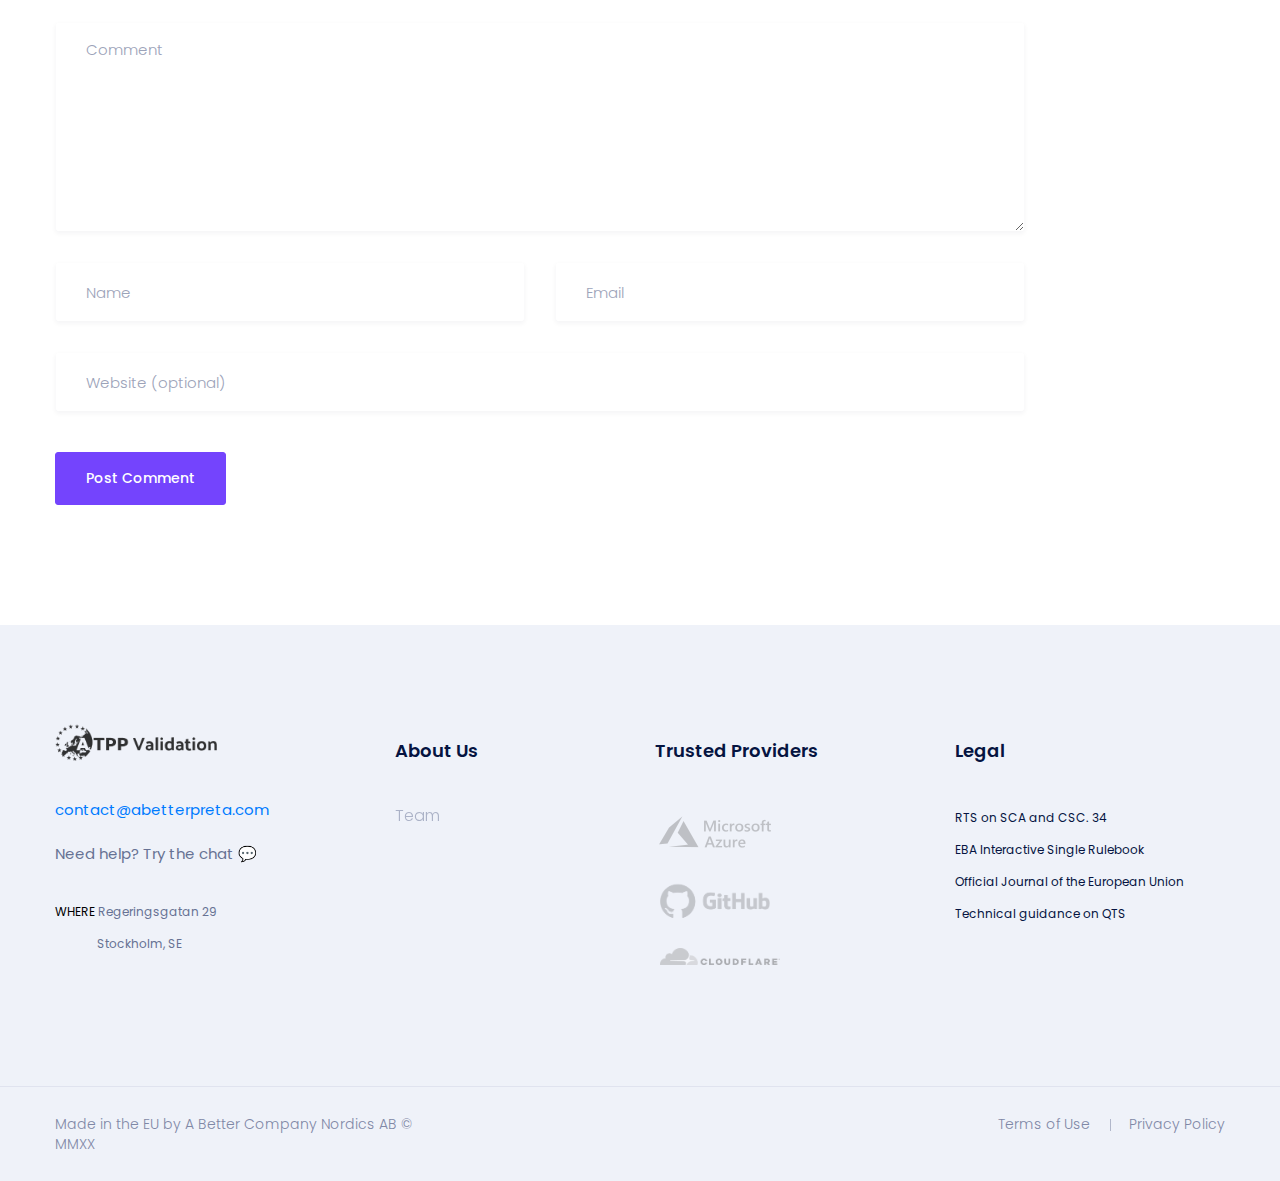
<file: terms/index.html>
<!doctype html>
<html lang="en">

<head>
    <!-- Required meta tags -->
    <meta charset="utf-8">
    <meta name="viewport" content="width=device-width, initial-scale=1, shrink-to-fit=no">
    <link rel="shortcut icon" href="../img/icons/favicon2.png" type="image/x-icon">
    <meta property="og:title" content="A Better Preta | TPP Validation as it should be | Compliance-as-a-Service" />
    <meta property="og:image" content="https://abetterpreta.com/img/shared.jpg" />
    <meta property="og:description" content="TPP Validation as it should be." />
    <meta property="og:url" content="https://abetterpreta.com" />
    <title>A Better Preta | TPP Validation as it should be | Compliance-as-a-Service
    </title>
    <!-- Bootstrap CSS -->
    <link rel="stylesheet" href="../css/bootstrap.min.css">
    <link rel="stylesheet" href="../vendors/bootstrap-selector/css/bootstrap-select.min.css">
    <!--icon font css-->
    <link rel="stylesheet" href="../vendors/themify-icon/themify-icons.css">
    <link rel="stylesheet" href="../vendors/elagent/style.css">
    <link rel="stylesheet" href="../vendors/flaticon/flaticon.css">
    <link rel="stylesheet" href="../vendors/animation/animate.css">
    <link rel="stylesheet" href="../vendors/owl-carousel/assets/owl.carousel.min.css">
    <link rel="stylesheet" href="../vendors/magnify-pop/magnific-popup.css">
    <link rel="stylesheet" href="../vendors/nice-select/nice-select.css">
    <link rel="stylesheet" href="../vendors/scroll/jquery.mCustomScrollbar.min.css">
    <link rel="stylesheet" href="../css/style.css">
    <link rel="stylesheet" href="../css/responsive.css">
    <link rel="stylesheet" href="../css/termynal.css">
    <!-- Favicons -->
    <link rel="apple-touch-icon" sizes="180x180" href="../img/icons/apple-touch-icon.png">
    <link rel="icon" type="image/png" sizes="32x32" href="../img/icons/favicon2.png">
    <link rel="icon" type="image/png" sizes="16x16" href="../img/icons/favicon2.png">
    <link rel="manifest" href="..//site.webmanifest">
    <!-- Start of Async Drift Code -->
    <script>
        "use strict";

        !function () {
            var t = window.driftt = window.drift = window.driftt || [];
            if (!t.init) {
                if (t.invoked) return void (window.console && console.error && console.error("Drift snippet included twice."));
                t.invoked = !0, t.methods = ["identify", "config", "track", "reset", "debug", "show", "ping", "page", "hide", "off", "on"],
                    t.factory = function (e) {
                        return function () {
                            var n = Array.prototype.slice.call(arguments);
                            return n.unshift(e), t.push(n), t;
                        };
                    }, t.methods.forEach(function (e) {
                        t[e] = t.factory(e);
                    }), t.load = function (t) {
                        var e = 3e5, n = Math.ceil(new Date() / e) * e, o = document.createElement("script");
                        o.type = "text/javascript", o.async = !0, o.crossorigin = "anonymous", o.src = "https://js.driftt.com/include/" + n + "/" + t + ".js";
                        var i = document.getElementsByTagName("script")[0];
                        i.parentNode.insertBefore(o, i);
                    };
            }
        }();
        drift.SNIPPET_VERSION = '0.3.1';
        drift.load('sben4re9zv52');
    </script>
    <!-- End of Async Drift Code -->
    <!-- Global site tag (gtag.js) - Google Analytics -->
    <script async src="https://www.googletagmanager.com/gtag/js?id=UA-110940667-6"></script>
    <script>
        window.dataLayer = window.dataLayer || [];
        function gtag() { dataLayer.push(arguments); }
        gtag('js', new Date());

        gtag('config', 'UA-110940667-6');
    </script>

</head>

<body>
    <div class="body_wrapper">
        <header class="header_area">
            <nav class="navbar navbar-expand-lg menu_one menu_five">
                <div class="container">
                    <a class="navbar-brand sticky_logo" href="../">
                        <img src="../img/logo-4w.png" srcset="../img/logo-4w-2x.png 2x" alt="logo">
                        <img src="../img/logo-4b.png" srcset="../img/logo-4b-2x.png 2x" alt="">
                    </a>
                    <button class="navbar-toggler collapsed" type="button" data-toggle="collapse"
                        data-target="#navbarSupportedContent" aria-controls="navbarSupportedContent"
                        aria-expanded="false" aria-label="Toggle navigation">
                        <span class="menu_toggle">
                            <span class="hamburger">
                                <span></span>
                                <span></span>
                                <span></span>
                            </span>
                            <span class="hamburger-cross">
                                <span></span>
                                <span></span>
                            </span>
                        </span>
                    </button>

                    <div class="collapse navbar-collapse" id="navbarSupportedContent">
                        <ul class="navbar-nav menu w_menu pl_100 ml-auto mr-auto">
                            <li class="nav-item">
                                <a class="nav-link" href="../#regulation">
                                    Regulation
                                </a>
                            </li>
                            <li class="nav-item">
                                <a title="Pages" class="nav-link" role="button" href="../#service">Service</a>
                            </li>
                            <li class="nav-item">
                                <a class="nav-link" href="../#benefits" role="button">
                                    Benefits
                                </a>
                            </li>
                            <li class="nav-item">
                                <a class="nav-link" href="../#apidocs" role="button">
                                    API Docs
                                </a>

                            </li>
                            <li class="nav-item">
                                <a class="nav-link" href="../#pricing" role="button">
                                    Pricing
                                </a>

                            </li>
                        </ul>
                        <a class="btn_get btn_get_radious menu_cus menu_custfive" href="../checkout/">Order Service</a>
                    </div>
                </div>
            </nav>
        </header>

        <section class="breadcrumb_area software_featured_area_two sec_pad">
            <img class="saas_shap" src="../img/home6/shape-1.png" alt="">
            <img class="saas_shap" src="../img/home6/shape2.png" alt="">
            <div class="container">
                <div class="breadcrumb_content text-center">
                    <h1 class="f_p f_700 f_size_50 w_color l_height50 mb_20">The boooring details</h1>
                    <p class="f_400 w_color f_size_16 l_height26">Terms of service and our privacy policy compressed to
                        readability.</p>
                </div>
            </div>
        </section>
        <section class="blog_area sec_pad">
            <div class="container">
                <div class="row">
                    <div class="col-lg-10 blog_sidebar_left">
                        <div class="blog_single mb_50">
                            <div class="blog_content">
                                <h5 class="f_p f_size_20 f_500 t_color mb-30">Terms of service
                                </h5>
                                <p class="f_400 mb-30">Thanks for using our services (“Services”). By using our
                                    Services, you are agreeing to these terms. Please read them carefully.
                                </p>
                                <h5 class="f_p f_size_20 f_500 t_color mb-30">Using the service
                                </h5>
                                <p class="f_400 mb_40">Using our Services does not give you ownership of any
                                    intellectual property rights in our Services or the content you access.
                                    Our Services display content that is not owned by us. This content is the sole
                                    responsibility of the entity that makes it available.
                                    Therefore, unlike national registers under PSD2, this Services has no legal
                                    significance and confers no rights in law. If an unauthorized institution is
                                    inadvertently included in our Services, its legal status is in no way altered;
                                    similarly, if an institution has inadvertently been omitted from the Register, the
                                    validity of its authorization will not be affected.
                                </p>
                                <blockquote class="blockquote mb_40">
                                    <h6 class="mb-0 f_size_18 l_height30 f_p f_400">Our Services collect data provided
                                        by (“Sources”) – European Banking Authority, National Competent Authorities
                                        in the EU/EEA Member States, the eIDAS certificate(s) provided by you and
                                        Qualified Trust Services Providers.</h6>
                                </blockquote>
                                <p class="f_400 mb-30">
                                    The information from National Competent Authorities includes the following countries
                                    within EU/EEA (the European Economic Area):
                                    Austria, Belgium, Bulgaria, Croatia, Cyprus, Czech Republic, Denmark, Estonia,
                                    Estonian, Estonian, Finland, France, Germany, Greece, Hungary, Iceland, Ireland,
                                    Italy, Latvia, Liechtenstein, Lithuania, Luxembourg, Malta, Netherlands, Norway,
                                    Poland, Portugal, Romania, Slovakia, Slovenia, Spain, Sweden and UK (*).

                                    (*) Please note that for UK after Brexit (2020-01-31) it is assumed that the
                                    information regarding PSD2 will remain as an EEA non-EU country, but at the present,
                                    when this is written, the impact of Brexit regarding PSD2 is uncertain.
                                </p>
                                <p class="f_400 mb-30">
                                    The register is established based on the requirement of Article 15(1) of Directive
                                    (EU) 2015/2366 on payment services in the internal market (PSD2), as well as the
                                    supplementing Commission Implementing Regulation (EU) 2019/410 and the Commission
                                    Delegated Regulation (EU) 2019/411 of 29 November 2018, which are based on the RTS
                                    and ITS on the EBA Register under PSD2 published by the EBA in December 2017.

                                </p>
                                <p class="f_400 mb-30">
                                    National competent authorities provide the information contained in the central
                                    register of the EBA and are responsible for its accuracy and keeping that
                                    information up to date. The information on the central register of the EBA is
                                    updated regularly by national competent authorities, at least once per day, subject
                                    to changes in their national registers.
                                </p>
                                <p class="f_400 mb-30">
                                    Our Services is responsible only for the accurate reproduction of the information
                                    received by the Sources mentioned above, while responsibility for the accuracy of
                                    that information lies with the Sources that keep and update the underlying data.
                                    The information in the Services is updated on regular basis, with the update times
                                    being displayed for each Source (for the information from National Authorities, any
                                    updated data is collected at least once per day). For transparency reasons, users of
                                    our Services should be aware that there may be a discrepancy between the information
                                    contained in our Services and the information contained on the actual register
                                    depending on the time of the update.

                                </p>
                                <h5 class="f_p f_size_20 f_500 t_color mb-30">Liability for our Services
                                </h5>
                                <p class="f_400 mb-30">
                                    Using our Services will not make us responsible for lost profits, revenues, or data,
                                    financial losses or indirect, special, consequential, exemplary, or punitive
                                    damages.
                                    To the extent permitted by law, the total liability of our Services for any claims
                                    under these terms, including for any implied warranties, is limited to the amount
                                    you paid us to use the Services.
                                </p>
                                <h5 class="f_p f_size_20 f_500 t_color mb-30">About these Terms
                                </h5>
                                <p class="f_400 mb-30">
                                    We may modify these terms or any additional terms that apply to our Services to, for
                                    example, reflect changes to the law or changes to our Services. We’ll post notice of
                                    modifications to these terms on this page. We’ll post notice of modified additional
                                    terms in the applicable Services. Changes will not apply retroactively and will
                                    become effective as soon as they are posted. However, changes addressing new
                                    functions for our Services or changes made for legal reasons will be effective
                                    immediately. If you do not agree to the modified terms for our Services, you should
                                    discontinue your use our Services. As a rule, remaining subscription fees will not
                                    be repaid if our Services can be used in the same way as when you started the
                                    subscription.
                                    If there is a conflict between these terms and the additional terms, the additional
                                    terms will control for that conflict.
                                    If it turns out that a particular term is not enforceable, this will not affect any
                                    other terms.
                                </p>
                                <h5 class="f_p f_size_20 f_500 t_color mb-30">GDPR notice
                                </h5>
                                <p class="f_400 mb-30">
                                    Our Services neither register nor deliver any personal data.
                                    The processing of personal data in the Union institutions and bodies like agencies
                                    is regulated by Regulation (EU) 2018/1725 of the European Parliament and of the
                                    Council of 23 October 2018 on the protection of natural persons with regard to the
                                    processing of personal data by the Union institutions, bodies, offices and agencies
                                    and on the free movement of such data, and repealing Regulation (EC) No 45/2001 and
                                    Decision No 1247/2002/EC.
                                    Should a data subject have any queries concerning the processing of his/her personal
                                    data, (s)he shall address them to the appropriate Source.
                                </p>
                                <h5 class="f_p f_size_20 f_500 t_color mb-30">24/7/365 availability
                                </h5>
                                <p class="f_400 mb-30">
                                    Our Services are using the Microsoft Azure cloud platform, are built to be scalable
                                    and with no intended downtime. If we update our systems in order to improve or
                                    enhance our Services, all such maintenance will be performed outside normal European
                                    office hours. Any planned maintenance will be announced on our web site
                                    abetterpreta.com.
                                    If you would experience performance issues, while unlikely, you should contact our
                                    help desk immediately.
                                </p>
                                <h5 class="f_p f_size_20 f_500 t_color mb-30">Fair Use Policy
                                </h5>
                                <p class="f_400 mb-30">
                                    Our Fair Use Policy is intended to ensure availability and response time of our
                                    Services and that our Services is not used in an unreasonable manner.
                                    Our Services is offered without any explicit API calls volumes limit. A soft rate
                                    limit maximizing usage to 25 requests per second will be applied.
                                    If we reasonably consider your use of our Services to be unreasonable, we may
                                    suspend your Services and/or terminate the Services.
                                    We reserve the right to vary the terms of this Fair Use Policy from time to time.
                                </p>
                                <h5 class="f_p f_size_20 f_500 t_color mb-30">Governing Law and Courts
                                </h5>
                                <p class="f_400 mb-30">
                                    These terms are governed by Swedish law. Any dispute arising out of from using our
                                    Services or relating to these terms shall be resolved in a Swedish court and
                                    according to Swedish law. </p>
                            </div>
                        </div>

                        <div class="widget_title mt_100">
                            <h3 class="f_p f_size_20 t_color3">Leave a Comment</h3>
                            <div class="border_bottom"></div>
                        </div>
                        <form class="get_quote_form row" action="https://smartforms.dev/submit/5e398f92b3e2b157de15952d"
                            method="POST">
                            <div class="col-md-12 form-group">
                                <textarea class="form-control message" name="comment" placeholder="Comment"></textarea>
                            </div>
                            <div class="col-md-6 form-group">
                                <input type="text" class="form-control" name="name" placeholder="Name">
                            </div>
                            <div class="col-md-6 form-group">
                                <input type="email" class="form-control" name="email" placeholder="Email">
                            </div>
                            <div class="col-md-12 form-group">
                                <input type="text" class="form-control" name="website" placeholder="Website (optional)">
                            </div>
                            <div class="col-md-12"><button class="btn btn_three btn_hover f_size_15 f_500"
                                    type="submit">Post Comment</button></div>
                        </form>
                    </div>


                </div>
        </section>

        <footer class="footer_area footer_area_five f_bg">
            <div class="footer_top">
                <div class="container">
                    <div class="row">
                        <div class="col-lg-3 col-md-6">
                            <div class="f_widget company_widget">
                                <a href="../" class="f-logo"><img src="../img/logo-4.png"
                                        srcset="../img/logo-4-2x.png 2x" alt="logo" style="margin-bottom: 35px"></a>
                                <ul class="list-unstyled f_list">
                                    <li><a href="#" class="f_400">contact@abetterpreta.com</a>
                                    </li>
                                    <p></p>
                                    <li>Need help? Try the chat
                                        💬
                                    </li>
                                    <li>&nbsp;</li>
                                    <li style="font-size: 0.8em; line-height: 2rem">
                                        <span style="color: black">
                                            WHERE</span>
                                        Regeringsgatan 29<br>
                                        <span>&nbsp;&nbsp;&nbsp;&nbsp;&nbsp;&nbsp;&nbsp;&nbsp;&nbsp;&nbsp;&nbsp;&nbsp;&nbsp;&nbsp;</span>Stockholm,
                                        SE
                                    </li>
                                </ul>
                            </div>
                        </div>
                        <div class="col-lg-3 col-md-6">
                            <div class="f_widget about-widget pl_40">
                                <h3 class="f-title f_600 t_color f_size_18 mb_40">About Us</h3>
                                <ul class="list-unstyled f_list">
                                    <li style="filter: opacity(0.5)"><a href="../team/">Team</a></li>
                                </ul>
                            </div>
                        </div>
                        <div class="col-lg-3 col-md-6">
                            <div class="f_widget about-widget">
                                <h3 class="f-title f_600 t_color f_size_18 mb_40">Trusted Providers</h3>
                                <p>
                                    <img class="partners ms" src="../img/microsoft-azure.png" style="width: 120px; opacity:0.3;
                                    -webkit-filter: grayscale(100%);
                                    -moz-filter:    grayscale(100%);
                                    -ms-filter:     grayscale(100%);
                                    -o-filter:      grayscale(100%);">
                                </p>

                                <p>
                                    <img class="partners ms" src="../img/github_logo.png" style="width: 120px; opacity:0.2;
                                    -webkit-filter: grayscale(100%);
                                    -moz-filter:    grayscale(100%);
                                    -ms-filter:     grayscale(100%);
                                    -o-filter:      grayscale(100%);">
                                </p>

                                <p>
                                    <img class=" partners cf" src="../img/cf-logo-h-rgb.png" style="margin-left: 5px; width: 120px; opacity:0.4; 
                                        -webkit-filter: grayscale(100%);
                                        -moz-filter:    grayscale(100%);
                                        -ms-filter:     grayscale(100%);
                                        -o-filter:      grayscale(100%);">
                                </p>
                            </div>
                        </div>
                        <div class=" col-lg-3 col-md-6">
                            <div class="f_widget about-widget">
                                <h3 class="f-title f_600 t_color f_size_18 mb_40">Legal</h3>
                                <p style="font-size: 0.8em; line-height: 2rem">
                                    <a class="t_color"
                                        href="https://eba.europa.eu/regulation-and-policy/payment-services-and-electronic-money/regulatory-technical-standards-on-strong-customer-authentication-and-secure-communication-under-psd2">RTS
                                        on SCA and CSC.
                                        34</a><br>
                                    <a class="t_color"
                                        href="https://eba.europa.eu/regulation-and-policy/single-rulebook/interactive-single-rulebook/5402">
                                        EBA Interactive Single Rulebook
                                    </a><br>
                                    <a class="t_color"
                                        href="https://eur-lex.europa.eu/legal-content/EN/TXT/PDF/?uri=CELEX:32018R0389&from=EN">Official
                                        Journal of the European Union</a><br>
                                    <a class="t_color"
                                        href="https://www.enisa.europa.eu/topics/trust-services/technical-guidance-on-qualified-trust-services">
                                        Technical guidance on QTS
                                    </a>
                                </p>
                            </div>
                        </div>
                    </div>
                </div>
            </div>
            <div class="footer_bottom">
                <div class="container">
                    <div class="row">
                        <div class="col-lg-4 col-md-5 col-sm-6">
                            <ul class="list-unstyled f_menu text-left">
                                <li>Made in the EU by A Better Company Nordics AB © MMXX</li>
                            </ul>
                        </div>
                        <div class="col-lg-4 col-md-3 col-sm-6">
                            <div class="f_social_icon_two text-center" style="visibility: hidden">
                                <a href="#"><i class="ti-facebook"></i></a>
                                <a href="#"><i class="ti-twitter-alt"></i></a>
                                <a href="#"><i class="ti-vimeo-alt"></i></a>
                                <a href="#"><i class="ti-pinterest"></i></a>
                            </div>
                        </div>
                        <div class="col-lg-4 col-md-4 col-sm-12">
                            <ul class="list-unstyled f_menu text-right">
                                <li><a href="#">Terms of Use</a></li>
                                <li><a href="#">Privacy Policy</a></li>
                            </ul>
                        </div>
                    </div>
                </div>
            </div>
        </footer>
    </div>
    <!-- Optional JavaScript -->
    <!-- jQuery first, then Popper.js, then Bootstrap JS -->
    <script src="../js/jquery-3.2.1.min.js"></script>
    <script src="../js/propper.js"></script>
    <script src="../js/bootstrap.min.js"></script>
    <script src="../vendors/bootstrap-selector/js/bootstrap-select.min.js"></script>
    <script src="../vendors/wow/wow.min.js"></script>
    <script src="../vendors/sckroller/jquery.parallax-scroll.js"></script>
    <script src="../vendors/owl-carousel/owl.carousel.min.js"></script>
    <script src="../vendors/nice-select/jquery.nice-select.min.js"></script>
    <script src="../vendors/imagesloaded/imagesloaded.pkgd.min.js"></script>
    <script src="../vendors/isotope/isotope-min.js"></script>
    <script src="../vendors/magnify-pop/jquery.magnific-popup.min.js"></script>
    <script src="../vendors/scroll/jquery.mCustomScrollbar.concat.min.js"></script>
    <script src="../js/plugins.js"></script>
    <script src="../js/main.js"></script>
    <script src="../vendors/termynal.js" data-termynal="#termynal"></script>
    <script src="../vendors/counterup/jquery.counterup.min.js"></script>
    <script src="../vendors/counterup/jquery.waypoints.min.js"></script>
</body>

</html>
</file>
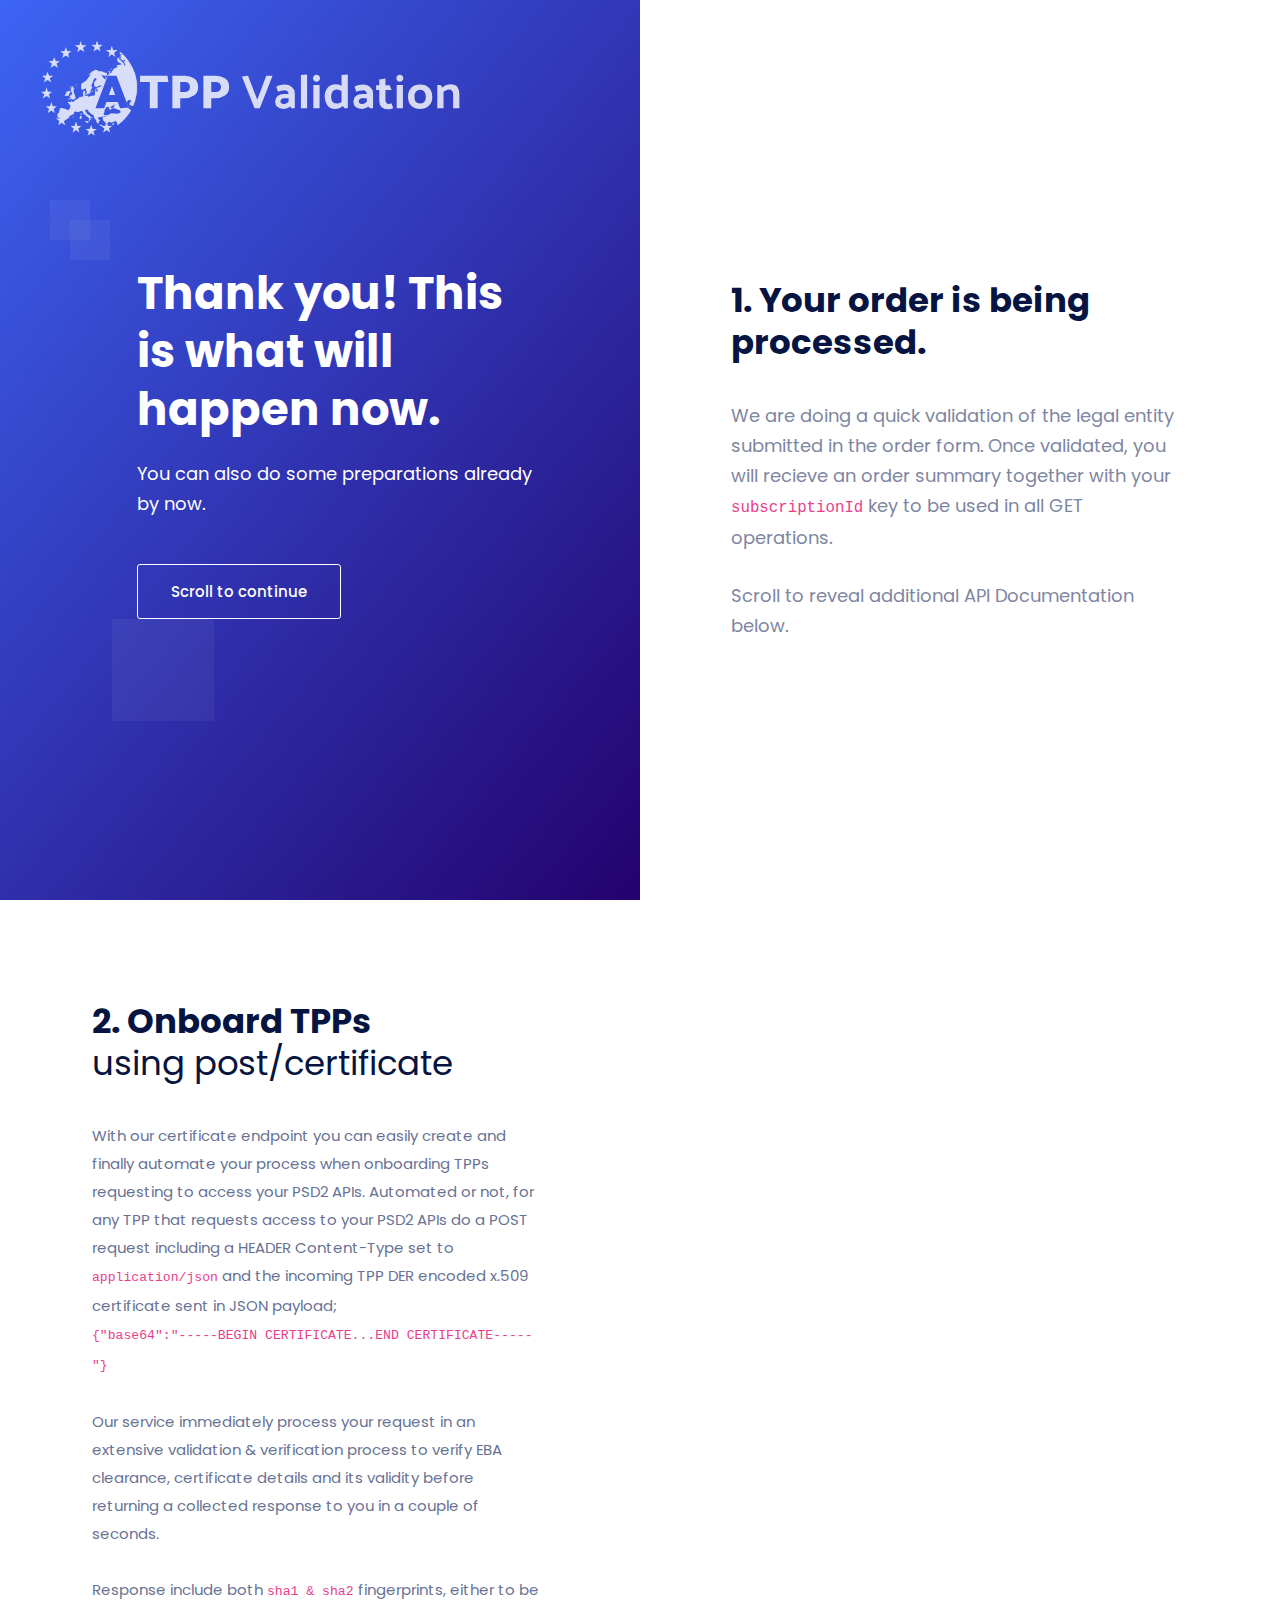
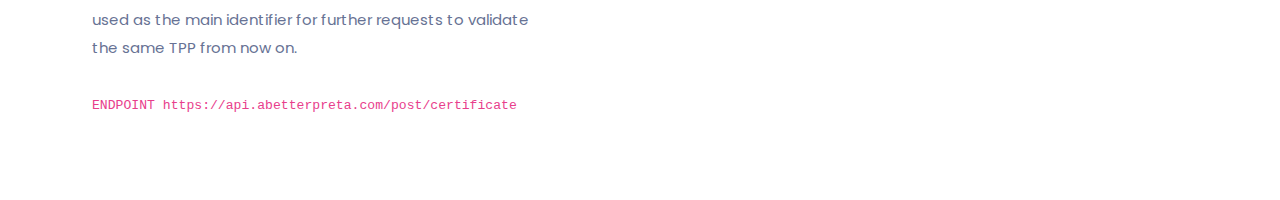
<file: thankyou/index.html>
<!doctype html>
<html lang="en">

<head>
    <!-- Required meta tags -->
    <meta charset="utf-8">
    <meta name="viewport" content="width=device-width, initial-scale=1, shrink-to-fit=no">
    <link rel="shortcut icon" href="../img/icons/favicon2.png" type="image/x-icon">
    <meta property="og:title" content="A Better Preta | TPP Validation as it should be | Compliance-as-a-Service" />
    <meta property="og:image" content="https://abetterpreta.com/img/shared.jpg" />
    <meta property="og:description" content="TPP Validation as it should be." />
    <meta property="og:url" content="https://abetterpreta.com" />
    <title>A Better Preta | TPP Validation as it should be | Compliance-as-a-Service
    </title>
    <!-- Bootstrap CSS -->
    <link rel="stylesheet" href="../css/bootstrap.min.css">
    <link rel="stylesheet" href="../vendors/bootstrap-selector/css/bootstrap-select.min.css">
    <!--icon font css-->
    <link rel="stylesheet" href="../vendors/themify-icon/themify-icons.css">
    <link rel="stylesheet" href="../vendors/elagent/style.css">
    <link rel="stylesheet" href="../vendors/flaticon/flaticon.css">
    <link rel="stylesheet" href="../vendors/animation/animate.css">
    <link rel="stylesheet" href="../vendors/owl-carousel/assets/owl.carousel.min.css">
    <link rel="stylesheet" href="../vendors/magnify-pop/magnific-popup.css">
    <link rel="stylesheet" href="../vendors/nice-select/nice-select.css">
    <link rel="stylesheet" href="../vendors/scroll/jquery.mCustomScrollbar.min.css">
    <link rel="stylesheet" href="../css/style.css">
    <link rel="stylesheet" href="../css/responsive.css">
    <link rel="stylesheet" href="../css/termynal.css">
    <!-- Favicons -->
    <link rel="apple-touch-icon" sizes="180x180" href="../img/icons/apple-touch-icon.png">
    <link rel="icon" type="image/png" sizes="32x32" href="../img/icons/favicon2.png">
    <link rel="icon" type="image/png" sizes="16x16" href="../img/icons/favicon2.png">
    <link rel="manifest" href="..//site.webmanifest">
    <!-- Start of Async Drift Code -->
    <script>
        "use strict";

        !function () {
            var t = window.driftt = window.drift = window.driftt || [];
            if (!t.init) {
                if (t.invoked) return void (window.console && console.error && console.error("Drift snippet included twice."));
                t.invoked = !0, t.methods = ["identify", "config", "track", "reset", "debug", "show", "ping", "page", "hide", "off", "on"],
                    t.factory = function (e) {
                        return function () {
                            var n = Array.prototype.slice.call(arguments);
                            return n.unshift(e), t.push(n), t;
                        };
                    }, t.methods.forEach(function (e) {
                        t[e] = t.factory(e);
                    }), t.load = function (t) {
                        var e = 3e5, n = Math.ceil(new Date() / e) * e, o = document.createElement("script");
                        o.type = "text/javascript", o.async = !0, o.crossorigin = "anonymous", o.src = "https://js.driftt.com/include/" + n + "/" + t + ".js";
                        var i = document.getElementsByTagName("script")[0];
                        i.parentNode.insertBefore(o, i);
                    };
            }
        }();
        drift.SNIPPET_VERSION = '0.3.1';
        drift.load('sben4re9zv52');
    </script>
    <!-- End of Async Drift Code -->
    <!-- Global site tag (gtag.js) - Google Analytics -->
    <script async src="https://www.googletagmanager.com/gtag/js?id=UA-110940667-6"></script>
    <script>
        window.dataLayer = window.dataLayer || [];
        function gtag() { dataLayer.push(arguments); }
        gtag('js', new Date());

        gtag('config', 'UA-110940667-6');
    </script>

</head>

<body>
    <header class="full_header">
        <div class="float-left">
            <a class="logo" href="#"><img src="../img/logo-4w.png" srcset="img/logo-4w-2x.png 2x" alt="logo"><img
                    src="../img/logo-4b.png" srcset="../img/logo-4b-2x.png 2x" alt=""></a>
        </div>
        <div class="float-right">
        </div>
    </header>

    <div id="multiscroll" class="ms-section">
        <div id="left-side" class="ms-left">
            <div class="ms-section section_1" id="left1">
                <div class="split_banner_content height"
                    style="background-image: -webkit-linear-gradient(140deg, #23026d 0%, #3d64f4 100%);">
                    <div class="square one"></div>
                    <div class="square two"></div>
                    <div class="intro">
                        <div class="split_slider_content">
                            <div class="square three"></div>
                            <div class="content">
                                <h2>Thank you! This is what will happen now.</h2>
                                <p>You can also do some preparations already by now.</p>
                                <span href="#" class="btn_get btn_hover">Scroll to continue</span>
                            </div>
                        </div>
                    </div>
                </div>
            </div>
            <div class="ms-section section_3" id="left3">
                <div class="split_banner_content height">
                    <div class="intro">
                        <div class="app_featured_content split_app_content">

                            <h2 class="split_title">2. Onboard TPPs<br><span>using post/certificate</span></h2>
                            With our certificate endpoint you can easily create and finally automate your process
                            when
                            onboarding TPPs requesting to access your PSD2 APIs.
                            Automated or not, for any TPP that requests access to your PSD2 APIs
                            do a POST request including a HEADER Content-Type set to <code>application/json</code>
                            and the
                            incoming TPP DER encoded x.509 certificate sent in JSON payload;<br>
                            <code>
                                {"base64":"-----BEGIN CERTIFICATE...END CERTIFICATE-----"}
                                </code>
                            <br>&nbsp;<br>
                            Our service immediately process your request in an extensive validation & verification
                            process to
                            verify EBA clearance, certificate details and its validity before returning a collected
                            response to you in a couple of seconds.
                            <br>&nbsp;<br>
                            Response include both <code>sha1 & sha2</code> fingerprints, either to be used
                            as the main
                            identifier for further requests to validate the same TPP from now on.
                            <br>&nbsp;<br>
                            <code>ENDPOINT https://api.abetterpreta.com/post/certificate</code>
                        </div>
                    </div>
                </div>
            </div>

        </div>
        <div id="right-part" class="ms-right">
            <div class="ms-section section_7" id="right2">
                <div class="split_banner_content height">
                    <div class="intro">
                        <div class="app_featured_content split_app_content">
                            <h2 class="split_title">1. Your order is being processed.</h2>
                            <p>We are doing a quick validation of the legal entity submitted in the order form. Once
                                validated, you will
                                recieve an order summary together with your <code>subscriptionId</code> key to be used
                                in all GET
                                operations.</p><br>
                            <p>Scroll to reveal additional API Documentation below.</p>
                        </div>
                    </div>
                </div>
            </div>
            <div class="ms-section section_9" id="right4">
                <div class="split_banner_content height">
                    <div class="intro">
                        <div class="app_featured_content split_app_content">
                            <h2 class="split_title">3. Super fast validations<br><span>using get/validation</span></h2>
                            Use the incoming TPP certificates <code>sha1</code> or <code>sha2</code> to easily
                            construct the request combined with your <code>subscriptionId</code> key recieved with your
                            order confirmation.<br>

                            <code>https://api.abetterpreta.com/get/validation/?sha1=fingerprint&subscriptionId=yourKey</code>
                            <br>
                            That wasn't so hard was it?<br>&nbsp;<br>
                            Response delivered in JSON will show you a complete picture of the validity of an TPP, a
                            validity that can change over time, this is why you must perform this lookup often (how
                            often is interpreted differently).
                            Be aware of keys that might change over time, such as;
                            <p><code>passPorting, psd2Scope, ebaEntityVersion</code></p><br>
                            Details of our JSON response will be included and attached to your order confirmation sent
                            out shortly.<br>&nbsp;<br>
                            <code>ENDPOINT https://api.abetterpreta.com/get/validation</code>
                        </div>
                    </div>
                </div>
            </div>
        </div>
    </div>
    <!-- Optional JavaScript -->
    <!-- jQuery first, then Popper.js, then Bootstrap JS -->
    <script src="../js/jquery-3.2.1.min.js"></script>
    <script src="../js/propper.js"></script>
    <script src="../js/bootstrap.min.js"></script>
    <script src="../vendors/bootstrap-selector/js/bootstrap-select.min.js"></script>
    <script src="../vendors/wow/wow.min.js"></script>
    <script src="../vendors/sckroller/jquery.parallax-scroll.js"></script>
    <script src="../vendors/owl-carousel/owl.carousel.min.js"></script>
    <script src="../vendors/nice-select/jquery.nice-select.min.js"></script>
    <script src="../vendors/imagesloaded/imagesloaded.pkgd.min.js"></script>
    <script src="../vendors/isotope/isotope-min.js"></script>
    <script src="../vendors/magnify-pop/jquery.magnific-popup.min.js"></script>
    <script src="../vendors/scroll/jquery.mCustomScrollbar.concat.min.js"></script>
    <script src="../js/plugins.js"></script>
    <script src="../js/main.js"></script>

    <script src="../vendors/multiscroll/jquery.easings.min.js"></script>
    <script src="../vendors/multiscroll/multiscroll.responsiveExpand.min.js"></script>
    <script src="../vendors/multiscroll/jquery.multiscroll.extensions.min.js"></script>
    <script src="../vendors/multiscroll/multi.js"></script>
    <script src="../vendors/termynal.js" data-termynal="#termynal"></script>
    <script src="../vendors/counterup/jquery.counterup.min.js"></script>
    <script src="../vendors/counterup/jquery.waypoints.min.js"></script>
</body>

</html>
</file>
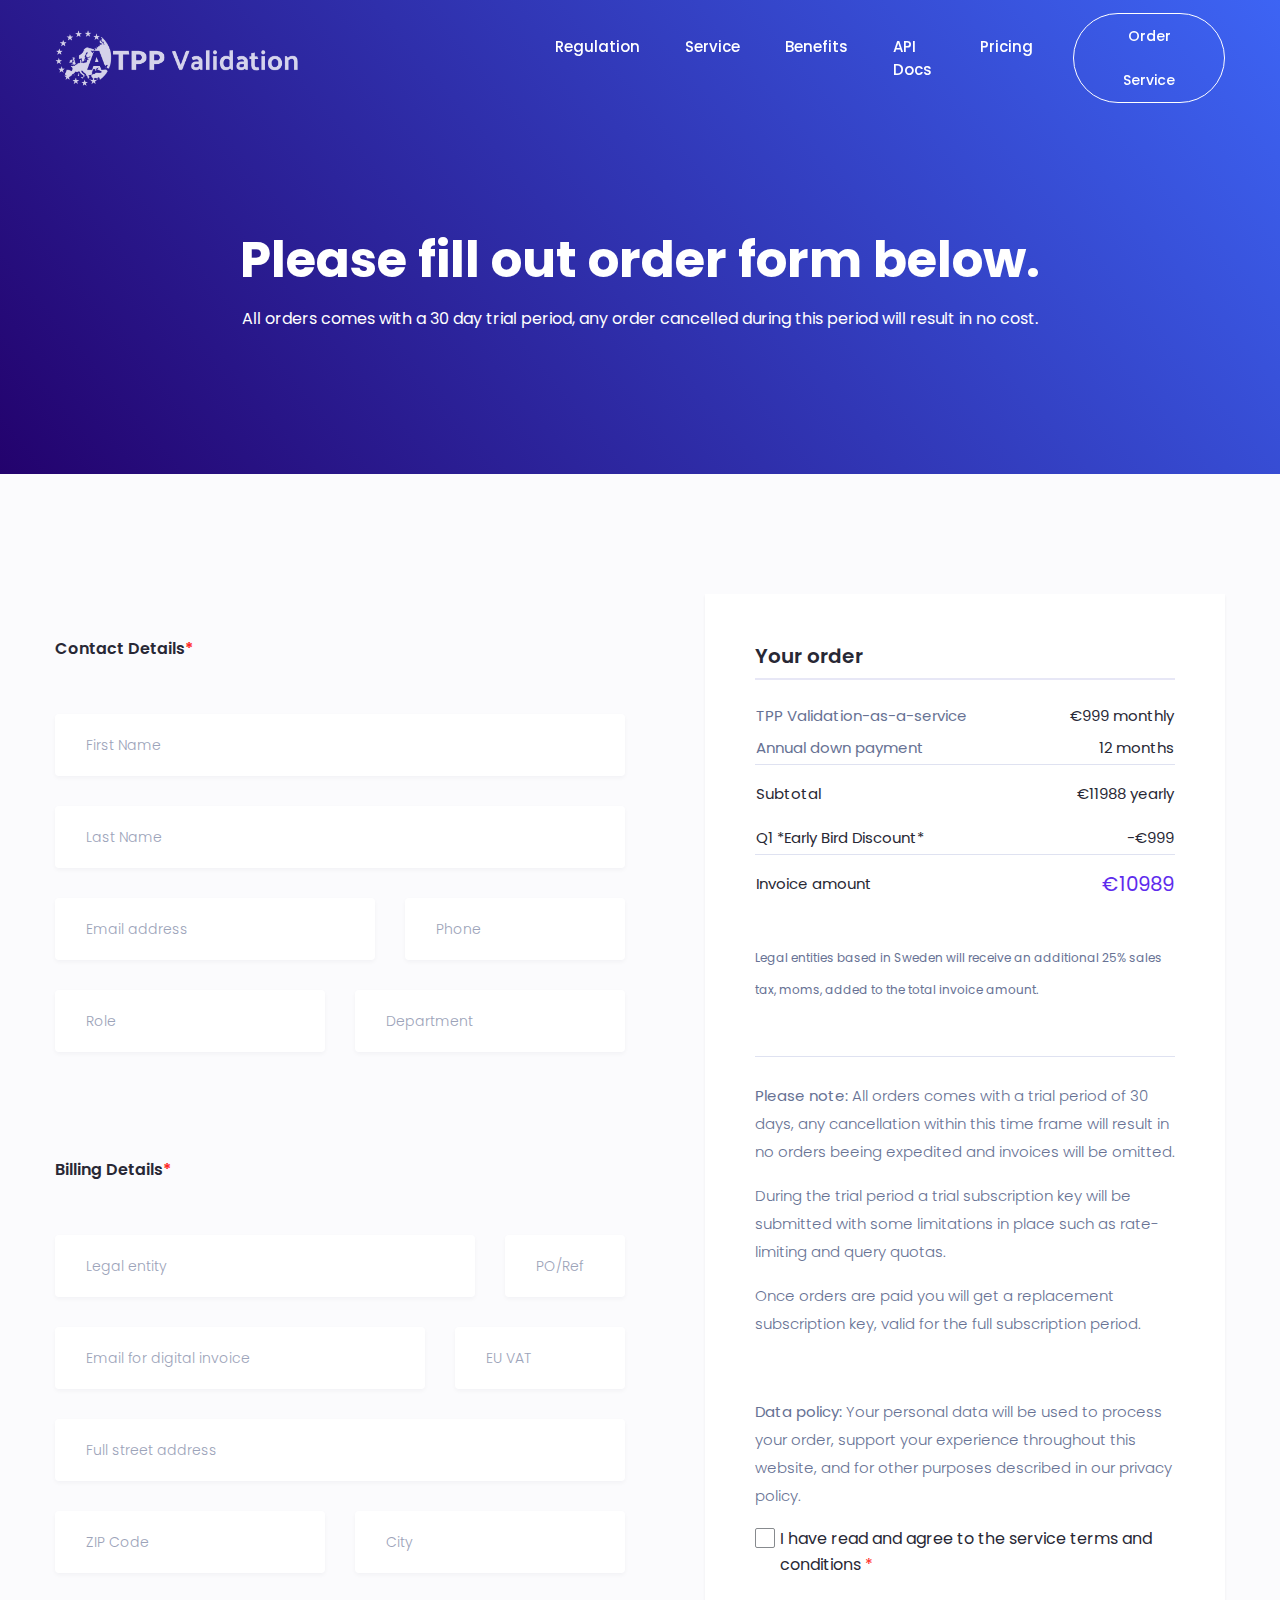
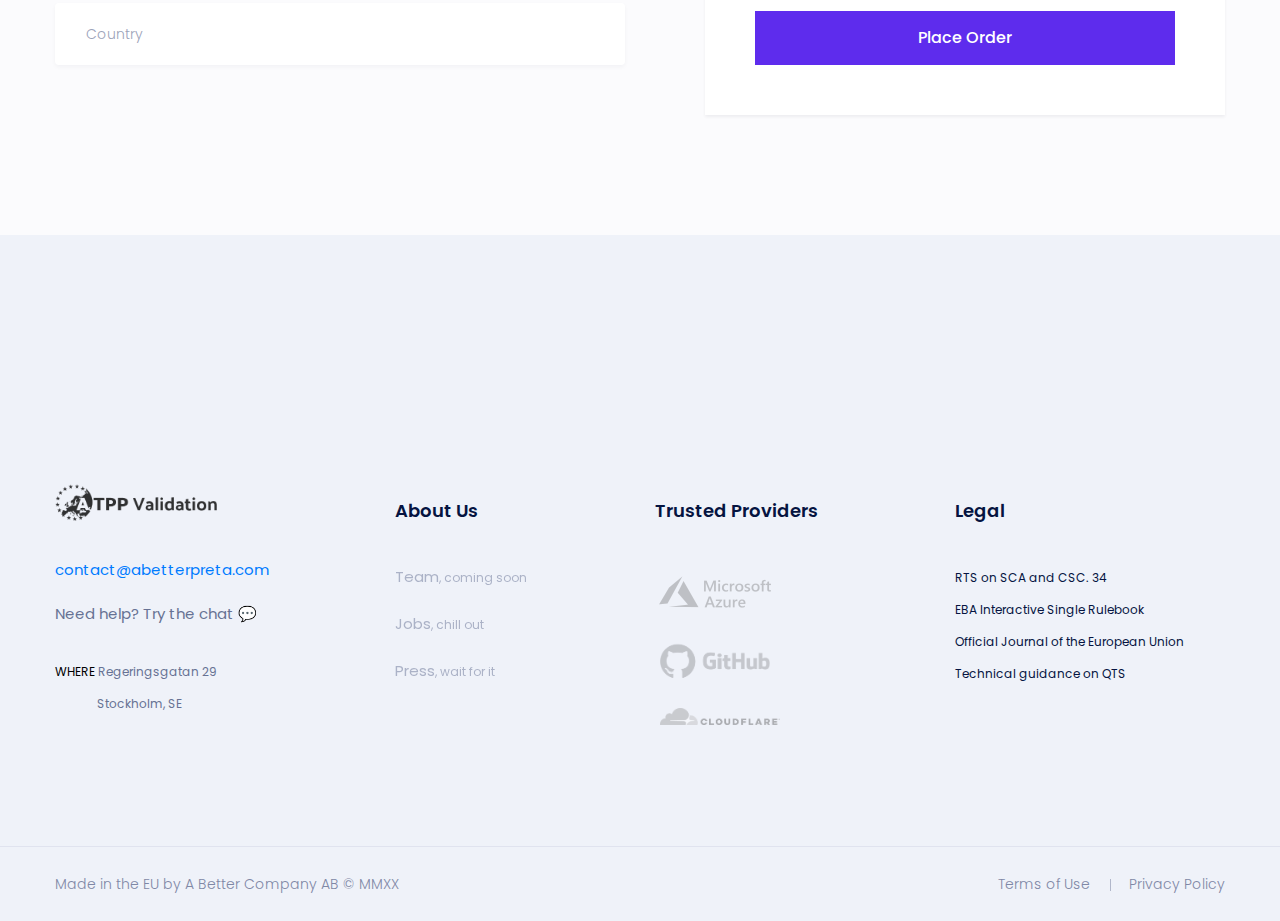
<file: checkout.html>
<!doctype html>
<html lang="en">

<head>
    <!-- Required meta tags -->
    <meta charset="utf-8">
    <meta name="viewport" content="width=device-width, initial-scale=1, shrink-to-fit=no">
    <link rel="shortcut icon" href="img/icons/favicon2.png" type="image/x-icon">
    <meta property="og:title" content="A Better Preta | TPP Validation as it should be | Compliance-as-a-Service" />
    <meta property="og:image" content="https://abetterpreta.com/img/shared.jpg" />
    <meta property="og:description" content="TPP Validation as it should be." />
    <meta property="og:url" content="https://abetterpreta.com" />
    <title>A Better Preta | TPP Validation as it should be | Compliance-as-a-Service
    </title>
    <!-- Bootstrap CSS -->
    <link rel="stylesheet" href="css/bootstrap.min.css">
    <link rel="stylesheet" href="vendors/bootstrap-selector/css/bootstrap-select.min.css">
    <!--icon font css-->
    <link rel="stylesheet" href="vendors/themify-icon/themify-icons.css">
    <link rel="stylesheet" href="vendors/elagent/style.css">
    <link rel="stylesheet" href="vendors/flaticon/flaticon.css">
    <link rel="stylesheet" href="vendors/animation/animate.css">
    <link rel="stylesheet" href="vendors/owl-carousel/assets/owl.carousel.min.css">
    <link rel="stylesheet" href="vendors/magnify-pop/magnific-popup.css">
    <link rel="stylesheet" href="vendors/nice-select/nice-select.css">
    <link rel="stylesheet" href="vendors/scroll/jquery.mCustomScrollbar.min.css">
    <link rel="stylesheet" href="css/style.css">
    <link rel="stylesheet" href="css/responsive.css">
    <link rel="stylesheet" href="css/termynal.css">
    <!-- Favicons -->
    <link rel="apple-touch-icon" sizes="180x180" href="img/icons/apple-touch-icon.png">
    <link rel="icon" type="image/png" sizes="32x32" href="img/icons/favicon2.png">
    <link rel="icon" type="image/png" sizes="16x16" href="img/icons/favicon2.png">
    <link rel="manifest" href="/site.webmanifest">
    <!-- Start of Async Drift Code -->
    <script>
        "use strict";

        !function () {
            var t = window.driftt = window.drift = window.driftt || [];
            if (!t.init) {
                if (t.invoked) return void (window.console && console.error && console.error("Drift snippet included twice."));
                t.invoked = !0, t.methods = ["identify", "config", "track", "reset", "debug", "show", "ping", "page", "hide", "off", "on"],
                    t.factory = function (e) {
                        return function () {
                            var n = Array.prototype.slice.call(arguments);
                            return n.unshift(e), t.push(n), t;
                        };
                    }, t.methods.forEach(function (e) {
                        t[e] = t.factory(e);
                    }), t.load = function (t) {
                        var e = 3e5, n = Math.ceil(new Date() / e) * e, o = document.createElement("script");
                        o.type = "text/javascript", o.async = !0, o.crossorigin = "anonymous", o.src = "https://js.driftt.com/include/" + n + "/" + t + ".js";
                        var i = document.getElementsByTagName("script")[0];
                        i.parentNode.insertBefore(o, i);
                    };
            }
        }();
        drift.SNIPPET_VERSION = '0.3.1';
        drift.load('sben4re9zv52');
    </script>
    <!-- End of Async Drift Code -->
    <!-- Global site tag (gtag.js) - Google Analytics -->
    <script async src="https://www.googletagmanager.com/gtag/js?id=UA-110940667-6"></script>
    <script>
        window.dataLayer = window.dataLayer || [];
        function gtag() { dataLayer.push(arguments); }
        gtag('js', new Date());

        gtag('config', 'UA-110940667-6');
    </script>

</head>

<body>
    <div class="body_wrapper">
        <header class="header_area">
            <nav class="navbar navbar-expand-lg menu_one menu_five">
                <div class="container">
                    <a class="navbar-brand sticky_logo" href="index.html">
                        <img src="img/logo-4w.png" srcset="img/logo-4w-2x.png 2x" alt="logo">
                        <img src="img/logo-4b.png" srcset="img/logo-4b-2x.png 2x" alt="">
                    </a>
                    <button class="navbar-toggler collapsed" type="button" data-toggle="collapse"
                        data-target="#navbarSupportedContent" aria-controls="navbarSupportedContent"
                        aria-expanded="false" aria-label="Toggle navigation">
                        <span class="menu_toggle">
                            <span class="hamburger">
                                <span></span>
                                <span></span>
                                <span></span>
                            </span>
                            <span class="hamburger-cross">
                                <span></span>
                                <span></span>
                            </span>
                        </span>
                    </button>

                    <div class="collapse navbar-collapse" id="navbarSupportedContent">
                        <ul class="navbar-nav menu w_menu pl_100 ml-auto mr-auto">
                            <li class="nav-item">
                                <a class="nav-link" href="./#regulation">
                                    Regulation
                                </a>
                            </li>
                            <li class="nav-item">
                                <a title="Pages" class="nav-link" role="button" href="./#service">Service</a>
                            </li>
                            <li class="nav-item">
                                <a class="nav-link" href="./#benefits" role="button">
                                    Benefits
                                </a>
                            </li>
                            <li class="nav-item">
                                <a class="nav-link" href="./#apidocs" role="button">
                                    API Docs
                                </a>

                            </li>
                            <li class="nav-item">
                                <a class="nav-link" href="./#pricing" role="button">
                                    Pricing
                                </a>

                            </li>
                        </ul>
                        <span class="btn_get btn_get_radious menu_cus menu_custfive">Order Service</span>
                    </div>
                </div>
            </nav>
        </header>

        <section class="breadcrumb_area software_featured_area_two sec_pad">
            <div class=" container">
                <div class="breadcrumb_content text-center">
                    <h1 class="f_p f_700 f_size_50 w_color l_height50 mb_20">Please fill out order form below.</h1>
                    <p class="f_400 w_color f_size_16 l_height26">All orders comes with a 30 day trial period, any order
                        cancelled during this period will result in no cost.</p>
                </div>
            </div>
        </section>

        <!--============= Shopping Cart ===============-->
        <section class="checkout_area bg_color sec_pad">
            <div class="container">
                <form action="https://formspree.io/xdognker" method="POST">
                    <div class="row">
                        <div class="col-md-6">
                            <div class="checkout_content">

                                <h3 class="checkout_title f_p f_600 f_size_20 mb_40" style="margin-top: 30px">
                                    <label>Contact Details<abbr class="required" title="required">*</abbr></label>
                                </h3>
                                <div class="row">
                                    <div class="col-md-12">
                                        <input type="text" placeholder="First Name" name="firstName" required>
                                    </div>
                                    <div class="col-md-12">
                                        <input type="text" placeholder="Last Name" name="lastName" required>
                                    </div>

                                    <div class="col-lg-7">
                                        <input type="email" placeholder="Email address" name="_replyto" required>
                                    </div>
                                    <div class="col-lg-5">
                                        <input type="text" placeholder="Phone" name="phone" required>
                                    </div>
                                    <div class="col-md-6">
                                        <input type="text" placeholder="Role" name="role">
                                    </div>

                                    <div class="col-md-6">
                                        <input type="text" placeholder="Department" name="department">
                                    </div>

                                </div>

                                <h3 class="checkout_title f_p f_600 f_size_20 mb_40">
                                    <label>Billing Details<abbr class="required" title="required">*</abbr></label>
                                </h3>
                                <div class="row">

                                    <div class="col-md-9">
                                        <input type="text" title="required" placeholder="Legal entity" name="entity"
                                            required>
                                    </div>

                                    <div class="col-lg-3">
                                        <input type="text" placeholder="PO/Ref" name="po">
                                    </div>

                                    <div class="col-md-8">
                                        <input type="text" placeholder="Email for digital invoice" name="invoiceEmail">
                                    </div>
                                    <div class="col-lg-4">
                                        <input type="text" placeholder="EU VAT" name="euVat" required>
                                    </div>
                                    <div class="col-md-12">
                                        <input type="text" placeholder="Full street address" name="streetAddress"
                                            required>
                                    </div>
                                    <div class="col-lg-6">
                                        <input type="text" placeholder="ZIP Code" name="zipCode" required>
                                    </div>

                                    <div class="col-lg-6">
                                        <input type="text" placeholder="City" name="city" required>
                                    </div>

                                    <div class="col-md-12">
                                        <input type="text" placeholder="Country" name="country" required>
                                    </div>
                                </div>
                            </div>
                        </div>
                        <div class="col-md-6">
                            <div class="cart_total_box">
                                <h3 class="checkout_title f_p f_600 f_size_20 mb_20">
                                    Your order
                                </h3>
                                <div id="order_review" class="woocommerce-checkout-review-order">
                                    <table class="shop_table woocommerce-checkout-review-order-table">
                                        <tbody>
                                            <tr class="order_item">
                                                <td>TPP Validation-as-a-service</td>
                                                <td class="price">€999 monthly</td>
                                            </tr>
                                            <tr class="order_item">
                                                <td>Annual down payment</td>
                                                <td class="price">12 months</td>
                                            </tr>
                                            <tr class="subtotal">
                                                <td class="price">Subtotal</td>
                                                <td class="price">€11988 yearly</td>
                                            </tr>

                                            <tr class="order_item">
                                                <td class="price">Q1 *Early Bird Discount*</td>
                                                <td class="price">-€999</td>
                                            </tr>
                                            <tr class="subtotal order">
                                                <td class="price">Invoice amount</td>
                                                <td class="total">€10989</td>
                                            </tr>
                                        </tbody>
                                    </table>

                                    <p style="font-size: 0.8em; line-height: 2rem">Legal entities based in Sweden will
                                        receive an
                                        additional 25% sales tax, moms, added to the total invoice amount.
                                    </p>
                                    <div class="condition">
                                        <p>
                                            <b>Please note:</b> All orders comes with a trial period of 30 days, any
                                            cancellation within
                                            this time frame will result in no orders beeing expedited and invoices will
                                            be omitted.
                                        </p>
                                        <p>During the trial period a trial subscription key will be submitted with some
                                            limitations in place such as rate-limiting and query quotas.</p>
                                        <p>
                                            Once orders are paid you will get a replacement subscription key,
                                            valid for the full subscription period.
                                        </p>
                                        <p>&nbsp;</p>
                                        <p><b>Data policy: </b>Your personal data will be used to process your order,
                                            support your
                                            experience
                                            throughout this website, and for other purposes described in our privacy
                                            policy.
                                        </p>
                                        <input type="checkbox" value="None" id="squarednine" name="check" required>
                                        <label class="l_text" for="squarednine">I have read and agree to the service
                                            terms
                                            and conditions <span>*</span></label>
                                    </div>
                                    <button type="submit" class="button" value="Send">Place Order</button>
                                </div>
                            </div>
                        </div>
                    </div>
                </form>

            </div>
        </section>
        <!--============= Shopping Cart ===============-->

        <footer class="footer_area footer_area_five pt_150 f_bg">
            <div class="footer_top">
                <div class="container">
                    <div class="row">
                        <div class="col-lg-3 col-md-6">
                            <div class="f_widget company_widget">
                                <a href="index.html" class="f-logo"><img src="img/logo-4.png"
                                        srcset="img/logo-4-2x.png 2x" alt="logo" style="margin-bottom: 35px"></a>
                                <ul class="list-unstyled f_list">
                                    <li><a href="#" class="f_400">contact@abetterpreta.com</a>
                                    </li>
                                    <p></p>
                                    <li>Need help? Try the chat
                                        💬
                                    </li>
                                    <li>&nbsp;</li>
                                    <li style="font-size: 0.8em; line-height: 2rem">
                                        <span style="color: black">
                                            WHERE</span>
                                        Regeringsgatan 29<br>
                                        <span>&nbsp;&nbsp;&nbsp;&nbsp;&nbsp;&nbsp;&nbsp;&nbsp;&nbsp;&nbsp;&nbsp;&nbsp;&nbsp;&nbsp;</span>Stockholm,
                                        SE
                                    </li>
                                </ul>
                            </div>
                        </div>
                        <div class="col-lg-3 col-md-6">
                            <div class="f_widget about-widget pl_40">
                                <h3 class="f-title f_600 t_color f_size_18 mb_40">About Us</h3>
                                <ul class="list-unstyled f_list">
                                    <li style="filter: opacity(0.5)">Team<span
                                            style="font-size: 0.8em; line-height: 2rem">, coming soon</span></li>
                                    <li style="filter: opacity(0.5)">Jobs<span
                                            style="font-size: 0.8em; line-height: 2rem">, chill out</span></li>
                                    <li style="filter: opacity(0.5)">Press<span
                                            style="font-size: 0.8em; line-height: 2rem">, wait for it</span></li>
                                </ul>
                            </div>
                        </div>
                        <div class="col-lg-3 col-md-6">
                            <div class="f_widget about-widget">
                                <h3 class="f-title f_600 t_color f_size_18 mb_40">Trusted Providers</h3>
                                <p>
                                    <img class="partners ms" src="img/microsoft-azure.png" style="width: 120px; opacity:0.3;
                                    -webkit-filter: grayscale(100%);
                                    -moz-filter:    grayscale(100%);
                                    -ms-filter:     grayscale(100%);
                                    -o-filter:      grayscale(100%);">
                                </p>

                                <p>
                                    <img class="partners ms" src="img/github_logo.png" style="width: 120px; opacity:0.2;
                                    -webkit-filter: grayscale(100%);
                                    -moz-filter:    grayscale(100%);
                                    -ms-filter:     grayscale(100%);
                                    -o-filter:      grayscale(100%);">
                                </p>

                                <p>
                                    <img class=" partners cf" src="img/cf-logo-h-rgb.png" style="margin-left: 5px; width: 120px; opacity:0.4; 
                                        -webkit-filter: grayscale(100%);
                                        -moz-filter:    grayscale(100%);
                                        -ms-filter:     grayscale(100%);
                                        -o-filter:      grayscale(100%);">
                                </p>
                            </div>
                        </div>
                        <div class=" col-lg-3 col-md-6">
                            <div class="f_widget about-widget">
                                <h3 class="f-title f_600 t_color f_size_18 mb_40">Legal</h3>
                                <p style="font-size: 0.8em; line-height: 2rem">
                                    <a class="t_color"
                                        href="https://eba.europa.eu/regulation-and-policy/payment-services-and-electronic-money/regulatory-technical-standards-on-strong-customer-authentication-and-secure-communication-under-psd2">RTS
                                        on SCA and CSC.
                                        34</a><br>
                                    <a class="t_color"
                                        href="https://eba.europa.eu/regulation-and-policy/single-rulebook/interactive-single-rulebook/5402">
                                        EBA Interactive Single Rulebook
                                    </a><br>
                                    <a class="t_color"
                                        href="https://eur-lex.europa.eu/legal-content/EN/TXT/PDF/?uri=CELEX:32018R0389&from=EN">Official
                                        Journal of the European Union</a><br>
                                    <a class="t_color"
                                        href="https://www.enisa.europa.eu/topics/trust-services/technical-guidance-on-qualified-trust-services">
                                        Technical guidance on QTS
                                    </a>
                                </p>
                            </div>
                        </div>
                    </div>
                </div>
            </div>
            <div class="footer_bottom">
                <div class="container">
                    <div class="row">
                        <div class="col-lg-4 col-md-5 col-sm-6">
                            <ul class="list-unstyled f_menu text-left">
                                <li>Made in the EU by A Better Company AB © MMXX</li>
                            </ul>
                        </div>
                        <div class="col-lg-4 col-md-3 col-sm-6">
                            <div class="f_social_icon_two text-center" style="visibility: hidden">
                                <a href="#"><i class="ti-facebook"></i></a>
                                <a href="#"><i class="ti-twitter-alt"></i></a>
                                <a href="#"><i class="ti-vimeo-alt"></i></a>
                                <a href="#"><i class="ti-pinterest"></i></a>
                            </div>
                        </div>
                        <div class="col-lg-4 col-md-4 col-sm-12">
                            <ul class="list-unstyled f_menu text-right">
                                <li><a href="#">Terms of Use</a></li>
                                <li><a href="#">Privacy Policy</a></li>
                            </ul>
                        </div>
                    </div>
                </div>
            </div>
        </footer>
    </div>
    <!-- Optional JavaScript -->
    <!-- jQuery first, then Popper.js, then Bootstrap JS -->
    <script src="js/jquery-3.2.1.min.js"></script>
    <script src="js/propper.js"></script>
    <script src="js/bootstrap.min.js"></script>
    <script src="vendors/bootstrap-selector/js/bootstrap-select.min.js"></script>
    <script src="vendors/wow/wow.min.js"></script>
    <script src="vendors/sckroller/jquery.parallax-scroll.js"></script>
    <script src="vendors/owl-carousel/owl.carousel.min.js"></script>
    <script src="vendors/nice-select/jquery.nice-select.min.js"></script>
    <script src="vendors/imagesloaded/imagesloaded.pkgd.min.js"></script>
    <script src="vendors/isotope/isotope-min.js"></script>
    <script src="vendors/magnify-pop/jquery.magnific-popup.min.js"></script>
    <script src="vendors/scroll/jquery.mCustomScrollbar.concat.min.js"></script>
    <script src="js/plugins.js"></script>
    <script src="js/main.js"></script>
    <script src="vendors/termynal.js" data-termynal="#termynal"></script>
    <script src="vendors/counterup/jquery.counterup.min.js"></script>
    <script src="vendors/counterup/jquery.waypoints.min.js"></script>
</body>

</html>
</file>
<file: vendors/themify-icon/themify-icons.css>
@font-face {
	font-family: 'themify';
	src:url('fonts/themify.eot?-fvbane');
	src:url('fonts/themify.eot?#iefix-fvbane') format('embedded-opentype'),
		url('fonts/themify.woff?-fvbane') format('woff'),
		url('fonts/themify.ttf?-fvbane') format('truetype'),
		url('fonts/themify.svg?-fvbane#themify') format('svg');
	font-weight: normal;
	font-style: normal;
}

[class^="ti-"], [class*=" ti-"] {
	font-family: 'themify';
	speak: none;
	font-style: normal;
	font-weight: normal;
	font-variant: normal;
	text-transform: none;
	line-height: 1;

	/* Better Font Rendering =========== */
	-webkit-font-smoothing: antialiased;
	-moz-osx-font-smoothing: grayscale;
}

.ti-wand:before {
	content: "\e600";
}
.ti-volume:before {
	content: "\e601";
}
.ti-user:before {
	content: "\e602";
}
.ti-unlock:before {
	content: "\e603";
}
.ti-unlink:before {
	content: "\e604";
}
.ti-trash:before {
	content: "\e605";
}
.ti-thought:before {
	content: "\e606";
}
.ti-target:before {
	content: "\e607";
}
.ti-tag:before {
	content: "\e608";
}
.ti-tablet:before {
	content: "\e609";
}
.ti-star:before {
	content: "\e60a";
}
.ti-spray:before {
	content: "\e60b";
}
.ti-signal:before {
	content: "\e60c";
}
.ti-shopping-cart:before {
	content: "\e60d";
}
.ti-shopping-cart-full:before {
	content: "\e60e";
}
.ti-settings:before {
	content: "\e60f";
}
.ti-search:before {
	content: "\e610";
}
.ti-zoom-in:before {
	content: "\e611";
}
.ti-zoom-out:before {
	content: "\e612";
}
.ti-cut:before {
	content: "\e613";
}
.ti-ruler:before {
	content: "\e614";
}
.ti-ruler-pencil:before {
	content: "\e615";
}
.ti-ruler-alt:before {
	content: "\e616";
}
.ti-bookmark:before {
	content: "\e617";
}
.ti-bookmark-alt:before {
	content: "\e618";
}
.ti-reload:before {
	content: "\e619";
}
.ti-plus:before {
	content: "\e61a";
}
.ti-pin:before {
	content: "\e61b";
}
.ti-pencil:before {
	content: "\e61c";
}
.ti-pencil-alt:before {
	content: "\e61d";
}
.ti-paint-roller:before {
	content: "\e61e";
}
.ti-paint-bucket:before {
	content: "\e61f";
}
.ti-na:before {
	content: "\e620";
}
.ti-mobile:before {
	content: "\e621";
}
.ti-minus:before {
	content: "\e622";
}
.ti-medall:before {
	content: "\e623";
}
.ti-medall-alt:before {
	content: "\e624";
}
.ti-marker:before {
	content: "\e625";
}
.ti-marker-alt:before {
	content: "\e626";
}
.ti-arrow-up:before {
	content: "\e627";
}
.ti-arrow-right:before {
	content: "\e628";
}
.ti-arrow-left:before {
	content: "\e629";
}
.ti-arrow-down:before {
	content: "\e62a";
}
.ti-lock:before {
	content: "\e62b";
}
.ti-location-arrow:before {
	content: "\e62c";
}
.ti-link:before {
	content: "\e62d";
}
.ti-layout:before {
	content: "\e62e";
}
.ti-layers:before {
	content: "\e62f";
}
.ti-layers-alt:before {
	content: "\e630";
}
.ti-key:before {
	content: "\e631";
}
.ti-import:before {
	content: "\e632";
}
.ti-image:before {
	content: "\e633";
}
.ti-heart:before {
	content: "\e634";
}
.ti-heart-broken:before {
	content: "\e635";
}
.ti-hand-stop:before {
	content: "\e636";
}
.ti-hand-open:before {
	content: "\e637";
}
.ti-hand-drag:before {
	content: "\e638";
}
.ti-folder:before {
	content: "\e639";
}
.ti-flag:before {
	content: "\e63a";
}
.ti-flag-alt:before {
	content: "\e63b";
}
.ti-flag-alt-2:before {
	content: "\e63c";
}
.ti-eye:before {
	content: "\e63d";
}
.ti-export:before {
	content: "\e63e";
}
.ti-exchange-vertical:before {
	content: "\e63f";
}
.ti-desktop:before {
	content: "\e640";
}
.ti-cup:before {
	content: "\e641";
}
.ti-crown:before {
	content: "\e642";
}
.ti-comments:before {
	content: "\e643";
}
.ti-comment:before {
	content: "\e644";
}
.ti-comment-alt:before {
	content: "\e645";
}
.ti-close:before {
	content: "\e646";
}
.ti-clip:before {
	content: "\e647";
}
.ti-angle-up:before {
	content: "\e648";
}
.ti-angle-right:before {
	content: "\e649";
}
.ti-angle-left:before {
	content: "\e64a";
}
.ti-angle-down:before {
	content: "\e64b";
}
.ti-check:before {
	content: "\e64c";
}
.ti-check-box:before {
	content: "\e64d";
}
.ti-camera:before {
	content: "\e64e";
}
.ti-announcement:before {
	content: "\e64f";
}
.ti-brush:before {
	content: "\e650";
}
.ti-briefcase:before {
	content: "\e651";
}
.ti-bolt:before {
	content: "\e652";
}
.ti-bolt-alt:before {
	content: "\e653";
}
.ti-blackboard:before {
	content: "\e654";
}
.ti-bag:before {
	content: "\e655";
}
.ti-move:before {
	content: "\e656";
}
.ti-arrows-vertical:before {
	content: "\e657";
}
.ti-arrows-horizontal:before {
	content: "\e658";
}
.ti-fullscreen:before {
	content: "\e659";
}
.ti-arrow-top-right:before {
	content: "\e65a";
}
.ti-arrow-top-left:before {
	content: "\e65b";
}
.ti-arrow-circle-up:before {
	content: "\e65c";
}
.ti-arrow-circle-right:before {
	content: "\e65d";
}
.ti-arrow-circle-left:before {
	content: "\e65e";
}
.ti-arrow-circle-down:before {
	content: "\e65f";
}
.ti-angle-double-up:before {
	content: "\e660";
}
.ti-angle-double-right:before {
	content: "\e661";
}
.ti-angle-double-left:before {
	content: "\e662";
}
.ti-angle-double-down:before {
	content: "\e663";
}
.ti-zip:before {
	content: "\e664";
}
.ti-world:before {
	content: "\e665";
}
.ti-wheelchair:before {
	content: "\e666";
}
.ti-view-list:before {
	content: "\e667";
}
.ti-view-list-alt:before {
	content: "\e668";
}
.ti-view-grid:before {
	content: "\e669";
}
.ti-uppercase:before {
	content: "\e66a";
}
.ti-upload:before {
	content: "\e66b";
}
.ti-underline:before {
	content: "\e66c";
}
.ti-truck:before {
	content: "\e66d";
}
.ti-timer:before {
	content: "\e66e";
}
.ti-ticket:before {
	content: "\e66f";
}
.ti-thumb-up:before {
	content: "\e670";
}
.ti-thumb-down:before {
	content: "\e671";
}
.ti-text:before {
	content: "\e672";
}
.ti-stats-up:before {
	content: "\e673";
}
.ti-stats-down:before {
	content: "\e674";
}
.ti-split-v:before {
	content: "\e675";
}
.ti-split-h:before {
	content: "\e676";
}
.ti-smallcap:before {
	content: "\e677";
}
.ti-shine:before {
	content: "\e678";
}
.ti-shift-right:before {
	content: "\e679";
}
.ti-shift-left:before {
	content: "\e67a";
}
.ti-shield:before {
	content: "\e67b";
}
.ti-notepad:before {
	content: "\e67c";
}
.ti-server:before {
	content: "\e67d";
}
.ti-quote-right:before {
	content: "\e67e";
}
.ti-quote-left:before {
	content: "\e67f";
}
.ti-pulse:before {
	content: "\e680";
}
.ti-printer:before {
	content: "\e681";
}
.ti-power-off:before {
	content: "\e682";
}
.ti-plug:before {
	content: "\e683";
}
.ti-pie-chart:before {
	content: "\e684";
}
.ti-paragraph:before {
	content: "\e685";
}
.ti-panel:before {
	content: "\e686";
}
.ti-package:before {
	content: "\e687";
}
.ti-music:before {
	content: "\e688";
}
.ti-music-alt:before {
	content: "\e689";
}
.ti-mouse:before {
	content: "\e68a";
}
.ti-mouse-alt:before {
	content: "\e68b";
}
.ti-money:before {
	content: "\e68c";
}
.ti-microphone:before {
	content: "\e68d";
}
.ti-menu:before {
	content: "\e68e";
}
.ti-menu-alt:before {
	content: "\e68f";
}
.ti-map:before {
	content: "\e690";
}
.ti-map-alt:before {
	content: "\e691";
}
.ti-loop:before {
	content: "\e692";
}
.ti-location-pin:before {
	content: "\e693";
}
.ti-list:before {
	content: "\e694";
}
.ti-light-bulb:before {
	content: "\e695";
}
.ti-Italic:before {
	content: "\e696";
}
.ti-info:before {
	content: "\e697";
}
.ti-infinite:before {
	content: "\e698";
}
.ti-id-badge:before {
	content: "\e699";
}
.ti-hummer:before {
	content: "\e69a";
}
.ti-home:before {
	content: "\e69b";
}
.ti-help:before {
	content: "\e69c";
}
.ti-headphone:before {
	content: "\e69d";
}
.ti-harddrives:before {
	content: "\e69e";
}
.ti-harddrive:before {
	content: "\e69f";
}
.ti-gift:before {
	content: "\e6a0";
}
.ti-game:before {
	content: "\e6a1";
}
.ti-filter:before {
	content: "\e6a2";
}
.ti-files:before {
	content: "\e6a3";
}
.ti-file:before {
	content: "\e6a4";
}
.ti-eraser:before {
	content: "\e6a5";
}
.ti-envelope:before {
	content: "\e6a6";
}
.ti-download:before {
	content: "\e6a7";
}
.ti-direction:before {
	content: "\e6a8";
}
.ti-direction-alt:before {
	content: "\e6a9";
}
.ti-dashboard:before {
	content: "\e6aa";
}
.ti-control-stop:before {
	content: "\e6ab";
}
.ti-control-shuffle:before {
	content: "\e6ac";
}
.ti-control-play:before {
	content: "\e6ad";
}
.ti-control-pause:before {
	content: "\e6ae";
}
.ti-control-forward:before {
	content: "\e6af";
}
.ti-control-backward:before {
	content: "\e6b0";
}
.ti-cloud:before {
	content: "\e6b1";
}
.ti-cloud-up:before {
	content: "\e6b2";
}
.ti-cloud-down:before {
	content: "\e6b3";
}
.ti-clipboard:before {
	content: "\e6b4";
}
.ti-car:before {
	content: "\e6b5";
}
.ti-calendar:before {
	content: "\e6b6";
}
.ti-book:before {
	content: "\e6b7";
}
.ti-bell:before {
	content: "\e6b8";
}
.ti-basketball:before {
	content: "\e6b9";
}
.ti-bar-chart:before {
	content: "\e6ba";
}
.ti-bar-chart-alt:before {
	content: "\e6bb";
}
.ti-back-right:before {
	content: "\e6bc";
}
.ti-back-left:before {
	content: "\e6bd";
}
.ti-arrows-corner:before {
	content: "\e6be";
}
.ti-archive:before {
	content: "\e6bf";
}
.ti-anchor:before {
	content: "\e6c0";
}
.ti-align-right:before {
	content: "\e6c1";
}
.ti-align-left:before {
	content: "\e6c2";
}
.ti-align-justify:before {
	content: "\e6c3";
}
.ti-align-center:before {
	content: "\e6c4";
}
.ti-alert:before {
	content: "\e6c5";
}
.ti-alarm-clock:before {
	content: "\e6c6";
}
.ti-agenda:before {
	content: "\e6c7";
}
.ti-write:before {
	content: "\e6c8";
}
.ti-window:before {
	content: "\e6c9";
}
.ti-widgetized:before {
	content: "\e6ca";
}
.ti-widget:before {
	content: "\e6cb";
}
.ti-widget-alt:before {
	content: "\e6cc";
}
.ti-wallet:before {
	content: "\e6cd";
}
.ti-video-clapper:before {
	content: "\e6ce";
}
.ti-video-camera:before {
	content: "\e6cf";
}
.ti-vector:before {
	content: "\e6d0";
}
.ti-themify-logo:before {
	content: "\e6d1";
}
.ti-themify-favicon:before {
	content: "\e6d2";
}
.ti-themify-favicon-alt:before {
	content: "\e6d3";
}
.ti-support:before {
	content: "\e6d4";
}
.ti-stamp:before {
	content: "\e6d5";
}
.ti-split-v-alt:before {
	content: "\e6d6";
}
.ti-slice:before {
	content: "\e6d7";
}
.ti-shortcode:before {
	content: "\e6d8";
}
.ti-shift-right-alt:before {
	content: "\e6d9";
}
.ti-shift-left-alt:before {
	content: "\e6da";
}
.ti-ruler-alt-2:before {
	content: "\e6db";
}
.ti-receipt:before {
	content: "\e6dc";
}
.ti-pin2:before {
	content: "\e6dd";
}
.ti-pin-alt:before {
	content: "\e6de";
}
.ti-pencil-alt2:before {
	content: "\e6df";
}
.ti-palette:before {
	content: "\e6e0";
}
.ti-more:before {
	content: "\e6e1";
}
.ti-more-alt:before {
	content: "\e6e2";
}
.ti-microphone-alt:before {
	content: "\e6e3";
}
.ti-magnet:before {
	content: "\e6e4";
}
.ti-line-double:before {
	content: "\e6e5";
}
.ti-line-dotted:before {
	content: "\e6e6";
}
.ti-line-dashed:before {
	content: "\e6e7";
}
.ti-layout-width-full:before {
	content: "\e6e8";
}
.ti-layout-width-default:before {
	content: "\e6e9";
}
.ti-layout-width-default-alt:before {
	content: "\e6ea";
}
.ti-layout-tab:before {
	content: "\e6eb";
}
.ti-layout-tab-window:before {
	content: "\e6ec";
}
.ti-layout-tab-v:before {
	content: "\e6ed";
}
.ti-layout-tab-min:before {
	content: "\e6ee";
}
.ti-layout-slider:before {
	content: "\e6ef";
}
.ti-layout-slider-alt:before {
	content: "\e6f0";
}
.ti-layout-sidebar-right:before {
	content: "\e6f1";
}
.ti-layout-sidebar-none:before {
	content: "\e6f2";
}
.ti-layout-sidebar-left:before {
	content: "\e6f3";
}
.ti-layout-placeholder:before {
	content: "\e6f4";
}
.ti-layout-menu:before {
	content: "\e6f5";
}
.ti-layout-menu-v:before {
	content: "\e6f6";
}
.ti-layout-menu-separated:before {
	content: "\e6f7";
}
.ti-layout-menu-full:before {
	content: "\e6f8";
}
.ti-layout-media-right-alt:before {
	content: "\e6f9";
}
.ti-layout-media-right:before {
	content: "\e6fa";
}
.ti-layout-media-overlay:before {
	content: "\e6fb";
}
.ti-layout-media-overlay-alt:before {
	content: "\e6fc";
}
.ti-layout-media-overlay-alt-2:before {
	content: "\e6fd";
}
.ti-layout-media-left-alt:before {
	content: "\e6fe";
}
.ti-layout-media-left:before {
	content: "\e6ff";
}
.ti-layout-media-center-alt:before {
	content: "\e700";
}
.ti-layout-media-center:before {
	content: "\e701";
}
.ti-layout-list-thumb:before {
	content: "\e702";
}
.ti-layout-list-thumb-alt:before {
	content: "\e703";
}
.ti-layout-list-post:before {
	content: "\e704";
}
.ti-layout-list-large-image:before {
	content: "\e705";
}
.ti-layout-line-solid:before {
	content: "\e706";
}
.ti-layout-grid4:before {
	content: "\e707";
}
.ti-layout-grid3:before {
	content: "\e708";
}
.ti-layout-grid2:before {
	content: "\e709";
}
.ti-layout-grid2-thumb:before {
	content: "\e70a";
}
.ti-layout-cta-right:before {
	content: "\e70b";
}
.ti-layout-cta-left:before {
	content: "\e70c";
}
.ti-layout-cta-center:before {
	content: "\e70d";
}
.ti-layout-cta-btn-right:before {
	content: "\e70e";
}
.ti-layout-cta-btn-left:before {
	content: "\e70f";
}
.ti-layout-column4:before {
	content: "\e710";
}
.ti-layout-column3:before {
	content: "\e711";
}
.ti-layout-column2:before {
	content: "\e712";
}
.ti-layout-accordion-separated:before {
	content: "\e713";
}
.ti-layout-accordion-merged:before {
	content: "\e714";
}
.ti-layout-accordion-list:before {
	content: "\e715";
}
.ti-ink-pen:before {
	content: "\e716";
}
.ti-info-alt:before {
	content: "\e717";
}
.ti-help-alt:before {
	content: "\e718";
}
.ti-headphone-alt:before {
	content: "\e719";
}
.ti-hand-point-up:before {
	content: "\e71a";
}
.ti-hand-point-right:before {
	content: "\e71b";
}
.ti-hand-point-left:before {
	content: "\e71c";
}
.ti-hand-point-down:before {
	content: "\e71d";
}
.ti-gallery:before {
	content: "\e71e";
}
.ti-face-smile:before {
	content: "\e71f";
}
.ti-face-sad:before {
	content: "\e720";
}
.ti-credit-card:before {
	content: "\e721";
}
.ti-control-skip-forward:before {
	content: "\e722";
}
.ti-control-skip-backward:before {
	content: "\e723";
}
.ti-control-record:before {
	content: "\e724";
}
.ti-control-eject:before {
	content: "\e725";
}
.ti-comments-smiley:before {
	content: "\e726";
}
.ti-brush-alt:before {
	content: "\e727";
}
.ti-youtube:before {
	content: "\e728";
}
.ti-vimeo:before {
	content: "\e729";
}
.ti-twitter:before {
	content: "\e72a";
}
.ti-time:before {
	content: "\e72b";
}
.ti-tumblr:before {
	content: "\e72c";
}
.ti-skype:before {
	content: "\e72d";
}
.ti-share:before {
	content: "\e72e";
}
.ti-share-alt:before {
	content: "\e72f";
}
.ti-rocket:before {
	content: "\e730";
}
.ti-pinterest:before {
	content: "\e731";
}
.ti-new-window:before {
	content: "\e732";
}
.ti-microsoft:before {
	content: "\e733";
}
.ti-list-ol:before {
	content: "\e734";
}
.ti-linkedin:before {
	content: "\e735";
}
.ti-layout-sidebar-2:before {
	content: "\e736";
}
.ti-layout-grid4-alt:before {
	content: "\e737";
}
.ti-layout-grid3-alt:before {
	content: "\e738";
}
.ti-layout-grid2-alt:before {
	content: "\e739";
}
.ti-layout-column4-alt:before {
	content: "\e73a";
}
.ti-layout-column3-alt:before {
	content: "\e73b";
}
.ti-layout-column2-alt:before {
	content: "\e73c";
}
.ti-instagram:before {
	content: "\e73d";
}
.ti-google:before {
	content: "\e73e";
}
.ti-github:before {
	content: "\e73f";
}
.ti-flickr:before {
	content: "\e740";
}
.ti-facebook:before {
	content: "\e741";
}
.ti-dropbox:before {
	content: "\e742";
}
.ti-dribbble:before {
	content: "\e743";
}
.ti-apple:before {
	content: "\e744";
}
.ti-android:before {
	content: "\e745";
}
.ti-save:before {
	content: "\e746";
}
.ti-save-alt:before {
	content: "\e747";
}
.ti-yahoo:before {
	content: "\e748";
}
.ti-wordpress:before {
	content: "\e749";
}
.ti-vimeo-alt:before {
	content: "\e74a";
}
.ti-twitter-alt:before {
	content: "\e74b";
}
.ti-tumblr-alt:before {
	content: "\e74c";
}
.ti-trello:before {
	content: "\e74d";
}
.ti-stack-overflow:before {
	content: "\e74e";
}
.ti-soundcloud:before {
	content: "\e74f";
}
.ti-sharethis:before {
	content: "\e750";
}
.ti-sharethis-alt:before {
	content: "\e751";
}
.ti-reddit:before {
	content: "\e752";
}
.ti-pinterest-alt:before {
	content: "\e753";
}
.ti-microsoft-alt:before {
	content: "\e754";
}
.ti-linux:before {
	content: "\e755";
}
.ti-jsfiddle:before {
	content: "\e756";
}
.ti-joomla:before {
	content: "\e757";
}
.ti-html5:before {
	content: "\e758";
}
.ti-flickr-alt:before {
	content: "\e759";
}
.ti-email:before {
	content: "\e75a";
}
.ti-drupal:before {
	content: "\e75b";
}
.ti-dropbox-alt:before {
	content: "\e75c";
}
.ti-css3:before {
	content: "\e75d";
}
.ti-rss:before {
	content: "\e75e";
}
.ti-rss-alt:before {
	content: "\e75f";
}
</file>
<file: vendors/elagent/style.css>
@font-face {
	font-family: 'ElegantIcons';
	src:url('fonts/ElegantIcons.eot');
	src:url('fonts/ElegantIcons.eot?#iefix') format('embedded-opentype'),
		url('fonts/ElegantIcons.woff') format('woff'),
		url('fonts/ElegantIcons.ttf') format('truetype'),
		url('fonts/ElegantIcons.svg#ElegantIcons') format('svg');
	font-weight: normal;
	font-style: normal;
}

/* Use the following CSS code if you want to use data attributes for inserting your icons */
[data-icon]:before {
	font-family: 'ElegantIcons';
	content: attr(data-icon);
	speak: none;
	font-weight: normal;
	font-variant: normal;
	text-transform: none;
	line-height: 1;
	-webkit-font-smoothing: antialiased;
	-moz-osx-font-smoothing: grayscale;
}

/* Use the following CSS code if you want to have a class per icon */
/*
Instead of a list of all class selectors,
you can use the generic selector below, but it's slower:
[class*="your-class-prefix"] {
*/
.arrow_up, .arrow_down, .arrow_left, .arrow_right, .arrow_left-up, .arrow_right-up, .arrow_right-down, .arrow_left-down, .arrow-up-down, .arrow_up-down_alt, .arrow_left-right_alt, .arrow_left-right, .arrow_expand_alt2, .arrow_expand_alt, .arrow_condense, .arrow_expand, .arrow_move, .arrow_carrot-up, .arrow_carrot-down, .arrow_carrot-left, .arrow_carrot-right, .arrow_carrot-2up, .arrow_carrot-2down, .arrow_carrot-2left, .arrow_carrot-2right, .arrow_carrot-up_alt2, .arrow_carrot-down_alt2, .arrow_carrot-left_alt2, .arrow_carrot-right_alt2, .arrow_carrot-2up_alt2, .arrow_carrot-2down_alt2, .arrow_carrot-2left_alt2, .arrow_carrot-2right_alt2, .arrow_triangle-up, .arrow_triangle-down, .arrow_triangle-left, .arrow_triangle-right, .arrow_triangle-up_alt2, .arrow_triangle-down_alt2, .arrow_triangle-left_alt2, .arrow_triangle-right_alt2, .arrow_back, .icon_minus-06, .icon_plus, .icon_close, .icon_check, .icon_minus_alt2, .icon_plus_alt2, .icon_close_alt2, .icon_check_alt2, .icon_zoom-out_alt, .icon_zoom-in_alt, .icon_search, .icon_box-empty, .icon_box-selected, .icon_minus-box, .icon_plus-box, .icon_box-checked, .icon_circle-empty, .icon_circle-slelected, .icon_stop_alt2, .icon_stop, .icon_pause_alt2, .icon_pause, .icon_menu, .icon_menu-square_alt2, .icon_menu-circle_alt2, .icon_ul, .icon_ol, .icon_adjust-horiz, .icon_adjust-vert, .icon_document_alt, .icon_documents_alt, .icon_pencil, .icon_pencil-edit_alt, .icon_pencil-edit, .icon_folder-alt, .icon_folder-open_alt, .icon_folder-add_alt, .icon_info_alt, .icon_error-oct_alt, .icon_error-circle_alt, .icon_error-triangle_alt, .icon_question_alt2, .icon_question, .icon_comment_alt, .icon_chat_alt, .icon_vol-mute_alt, .icon_volume-low_alt, .icon_volume-high_alt, .icon_quotations, .icon_quotations_alt2, .icon_clock_alt, .icon_lock_alt, .icon_lock-open_alt, .icon_key_alt, .icon_cloud_alt, .icon_cloud-upload_alt, .icon_cloud-download_alt, .icon_image, .icon_images, .icon_lightbulb_alt, .icon_gift_alt, .icon_house_alt, .icon_genius, .icon_mobile, .icon_tablet, .icon_laptop, .icon_desktop, .icon_camera_alt, .icon_mail_alt, .icon_cone_alt, .icon_ribbon_alt, .icon_bag_alt, .icon_creditcard, .icon_cart_alt, .icon_paperclip, .icon_tag_alt, .icon_tags_alt, .icon_trash_alt, .icon_cursor_alt, .icon_mic_alt, .icon_compass_alt, .icon_pin_alt, .icon_pushpin_alt, .icon_map_alt, .icon_drawer_alt, .icon_toolbox_alt, .icon_book_alt, .icon_calendar, .icon_film, .icon_table, .icon_contacts_alt, .icon_headphones, .icon_lifesaver, .icon_piechart, .icon_refresh, .icon_link_alt, .icon_link, .icon_loading, .icon_blocked, .icon_archive_alt, .icon_heart_alt, .icon_star_alt, .icon_star-half_alt, .icon_star, .icon_star-half, .icon_tools, .icon_tool, .icon_cog, .icon_cogs, .arrow_up_alt, .arrow_down_alt, .arrow_left_alt, .arrow_right_alt, .arrow_left-up_alt, .arrow_right-up_alt, .arrow_right-down_alt, .arrow_left-down_alt, .arrow_condense_alt, .arrow_expand_alt3, .arrow_carrot_up_alt, .arrow_carrot-down_alt, .arrow_carrot-left_alt, .arrow_carrot-right_alt, .arrow_carrot-2up_alt, .arrow_carrot-2dwnn_alt, .arrow_carrot-2left_alt, .arrow_carrot-2right_alt, .arrow_triangle-up_alt, .arrow_triangle-down_alt, .arrow_triangle-left_alt, .arrow_triangle-right_alt, .icon_minus_alt, .icon_plus_alt, .icon_close_alt, .icon_check_alt, .icon_zoom-out, .icon_zoom-in, .icon_stop_alt, .icon_menu-square_alt, .icon_menu-circle_alt, .icon_document, .icon_documents, .icon_pencil_alt, .icon_folder, .icon_folder-open, .icon_folder-add, .icon_folder_upload, .icon_folder_download, .icon_info, .icon_error-circle, .icon_error-oct, .icon_error-triangle, .icon_question_alt, .icon_comment, .icon_chat, .icon_vol-mute, .icon_volume-low, .icon_volume-high, .icon_quotations_alt, .icon_clock, .icon_lock, .icon_lock-open, .icon_key, .icon_cloud, .icon_cloud-upload, .icon_cloud-download, .icon_lightbulb, .icon_gift, .icon_house, .icon_camera, .icon_mail, .icon_cone, .icon_ribbon, .icon_bag, .icon_cart, .icon_tag, .icon_tags, .icon_trash, .icon_cursor, .icon_mic, .icon_compass, .icon_pin, .icon_pushpin, .icon_map, .icon_drawer, .icon_toolbox, .icon_book, .icon_contacts, .icon_archive, .icon_heart, .icon_profile, .icon_group, .icon_grid-2x2, .icon_grid-3x3, .icon_music, .icon_pause_alt, .icon_phone, .icon_upload, .icon_download, .social_facebook, .social_twitter, .social_pinterest, .social_googleplus, .social_tumblr, .social_tumbleupon, .social_wordpress, .social_instagram, .social_dribbble, .social_vimeo, .social_linkedin, .social_rss, .social_deviantart, .social_share, .social_myspace, .social_skype, .social_youtube, .social_picassa, .social_googledrive, .social_flickr, .social_blogger, .social_spotify, .social_delicious, .social_facebook_circle, .social_twitter_circle, .social_pinterest_circle, .social_googleplus_circle, .social_tumblr_circle, .social_stumbleupon_circle, .social_wordpress_circle, .social_instagram_circle, .social_dribbble_circle, .social_vimeo_circle, .social_linkedin_circle, .social_rss_circle, .social_deviantart_circle, .social_share_circle, .social_myspace_circle, .social_skype_circle, .social_youtube_circle, .social_picassa_circle, .social_googledrive_alt2, .social_flickr_circle, .social_blogger_circle, .social_spotify_circle, .social_delicious_circle, .social_facebook_square, .social_twitter_square, .social_pinterest_square, .social_googleplus_square, .social_tumblr_square, .social_stumbleupon_square, .social_wordpress_square, .social_instagram_square, .social_dribbble_square, .social_vimeo_square, .social_linkedin_square, .social_rss_square, .social_deviantart_square, .social_share_square, .social_myspace_square, .social_skype_square, .social_youtube_square, .social_picassa_square, .social_googledrive_square, .social_flickr_square, .social_blogger_square, .social_spotify_square, .social_delicious_square, .icon_printer, .icon_calulator, .icon_building, .icon_floppy, .icon_drive, .icon_search-2, .icon_id, .icon_id-2, .icon_puzzle, .icon_like, .icon_dislike, .icon_mug, .icon_currency, .icon_wallet, .icon_pens, .icon_easel, .icon_flowchart, .icon_datareport, .icon_briefcase, .icon_shield, .icon_percent, .icon_globe, .icon_globe-2, .icon_target, .icon_hourglass, .icon_balance, .icon_rook, .icon_printer-alt, .icon_calculator_alt, .icon_building_alt, .icon_floppy_alt, .icon_drive_alt, .icon_search_alt, .icon_id_alt, .icon_id-2_alt, .icon_puzzle_alt, .icon_like_alt, .icon_dislike_alt, .icon_mug_alt, .icon_currency_alt, .icon_wallet_alt, .icon_pens_alt, .icon_easel_alt, .icon_flowchart_alt, .icon_datareport_alt, .icon_briefcase_alt, .icon_shield_alt, .icon_percent_alt, .icon_globe_alt, .icon_clipboard {
	font-family: 'ElegantIcons';
	speak: none;
	font-style: normal;
	font-weight: normal;
	font-variant: normal;
	text-transform: none;
	line-height: 1;
	-webkit-font-smoothing: antialiased;
}
.arrow_up:before {
	content: "\21";
}
.arrow_down:before {
	content: "\22";
}
.arrow_left:before {
	content: "\23";
}
.arrow_right:before {
	content: "\24";
}
.arrow_left-up:before {
	content: "\25";
}
.arrow_right-up:before {
	content: "\26";
}
.arrow_right-down:before {
	content: "\27";
}
.arrow_left-down:before {
	content: "\28";
}
.arrow-up-down:before {
	content: "\29";
}
.arrow_up-down_alt:before {
	content: "\2a";
}
.arrow_left-right_alt:before {
	content: "\2b";
}
.arrow_left-right:before {
	content: "\2c";
}
.arrow_expand_alt2:before {
	content: "\2d";
}
.arrow_expand_alt:before {
	content: "\2e";
}
.arrow_condense:before {
	content: "\2f";
}
.arrow_expand:before {
	content: "\30";
}
.arrow_move:before {
	content: "\31";
}
.arrow_carrot-up:before {
	content: "\32";
}
.arrow_carrot-down:before {
	content: "\33";
}
.arrow_carrot-left:before {
	content: "\34";
}
.arrow_carrot-right:before {
	content: "\35";
}
.arrow_carrot-2up:before {
	content: "\36";
}
.arrow_carrot-2down:before {
	content: "\37";
}
.arrow_carrot-2left:before {
	content: "\38";
}
.arrow_carrot-2right:before {
	content: "\39";
}
.arrow_carrot-up_alt2:before {
	content: "\3a";
}
.arrow_carrot-down_alt2:before {
	content: "\3b";
}
.arrow_carrot-left_alt2:before {
	content: "\3c";
}
.arrow_carrot-right_alt2:before {
	content: "\3d";
}
.arrow_carrot-2up_alt2:before {
	content: "\3e";
}
.arrow_carrot-2down_alt2:before {
	content: "\3f";
}
.arrow_carrot-2left_alt2:before {
	content: "\40";
}
.arrow_carrot-2right_alt2:before {
	content: "\41";
}
.arrow_triangle-up:before {
	content: "\42";
}
.arrow_triangle-down:before {
	content: "\43";
}
.arrow_triangle-left:before {
	content: "\44";
}
.arrow_triangle-right:before {
	content: "\45";
}
.arrow_triangle-up_alt2:before {
	content: "\46";
}
.arrow_triangle-down_alt2:before {
	content: "\47";
}
.arrow_triangle-left_alt2:before {
	content: "\48";
}
.arrow_triangle-right_alt2:before {
	content: "\49";
}
.arrow_back:before {
	content: "\4a";
}
.icon_minus-06:before {
	content: "\4b";
}
.icon_plus:before {
	content: "\4c";
}
.icon_close:before {
	content: "\4d";
}
.icon_check:before {
	content: "\4e";
}
.icon_minus_alt2:before {
	content: "\4f";
}
.icon_plus_alt2:before {
	content: "\50";
}
.icon_close_alt2:before {
	content: "\51";
}
.icon_check_alt2:before {
	content: "\52";
}
.icon_zoom-out_alt:before {
	content: "\53";
}
.icon_zoom-in_alt:before {
	content: "\54";
}
.icon_search:before {
	content: "\55";
}
.icon_box-empty:before {
	content: "\56";
}
.icon_box-selected:before {
	content: "\57";
}
.icon_minus-box:before {
	content: "\58";
}
.icon_plus-box:before {
	content: "\59";
}
.icon_box-checked:before {
	content: "\5a";
}
.icon_circle-empty:before {
	content: "\5b";
}
.icon_circle-slelected:before {
	content: "\5c";
}
.icon_stop_alt2:before {
	content: "\5d";
}
.icon_stop:before {
	content: "\5e";
}
.icon_pause_alt2:before {
	content: "\5f";
}
.icon_pause:before {
	content: "\60";
}
.icon_menu:before {
	content: "\61";
}
.icon_menu-square_alt2:before {
	content: "\62";
}
.icon_menu-circle_alt2:before {
	content: "\63";
}
.icon_ul:before {
	content: "\64";
}
.icon_ol:before {
	content: "\65";
}
.icon_adjust-horiz:before {
	content: "\66";
}
.icon_adjust-vert:before {
	content: "\67";
}
.icon_document_alt:before {
	content: "\68";
}
.icon_documents_alt:before {
	content: "\69";
}
.icon_pencil:before {
	content: "\6a";
}
.icon_pencil-edit_alt:before {
	content: "\6b";
}
.icon_pencil-edit:before {
	content: "\6c";
}
.icon_folder-alt:before {
	content: "\6d";
}
.icon_folder-open_alt:before {
	content: "\6e";
}
.icon_folder-add_alt:before {
	content: "\6f";
}
.icon_info_alt:before {
	content: "\70";
}
.icon_error-oct_alt:before {
	content: "\71";
}
.icon_error-circle_alt:before {
	content: "\72";
}
.icon_error-triangle_alt:before {
	content: "\73";
}
.icon_question_alt2:before {
	content: "\74";
}
.icon_question:before {
	content: "\75";
}
.icon_comment_alt:before {
	content: "\76";
}
.icon_chat_alt:before {
	content: "\77";
}
.icon_vol-mute_alt:before {
	content: "\78";
}
.icon_volume-low_alt:before {
	content: "\79";
}
.icon_volume-high_alt:before {
	content: "\7a";
}
.icon_quotations:before {
	content: "\7b";
}
.icon_quotations_alt2:before {
	content: "\7c";
}
.icon_clock_alt:before {
	content: "\7d";
}
.icon_lock_alt:before {
	content: "\7e";
}
.icon_lock-open_alt:before {
	content: "\e000";
}
.icon_key_alt:before {
	content: "\e001";
}
.icon_cloud_alt:before {
	content: "\e002";
}
.icon_cloud-upload_alt:before {
	content: "\e003";
}
.icon_cloud-download_alt:before {
	content: "\e004";
}
.icon_image:before {
	content: "\e005";
}
.icon_images:before {
	content: "\e006";
}
.icon_lightbulb_alt:before {
	content: "\e007";
}
.icon_gift_alt:before {
	content: "\e008";
}
.icon_house_alt:before {
	content: "\e009";
}
.icon_genius:before {
	content: "\e00a";
}
.icon_mobile:before {
	content: "\e00b";
}
.icon_tablet:before {
	content: "\e00c";
}
.icon_laptop:before {
	content: "\e00d";
}
.icon_desktop:before {
	content: "\e00e";
}
.icon_camera_alt:before {
	content: "\e00f";
}
.icon_mail_alt:before {
	content: "\e010";
}
.icon_cone_alt:before {
	content: "\e011";
}
.icon_ribbon_alt:before {
	content: "\e012";
}
.icon_bag_alt:before {
	content: "\e013";
}
.icon_creditcard:before {
	content: "\e014";
}
.icon_cart_alt:before {
	content: "\e015";
}
.icon_paperclip:before {
	content: "\e016";
}
.icon_tag_alt:before {
	content: "\e017";
}
.icon_tags_alt:before {
	content: "\e018";
}
.icon_trash_alt:before {
	content: "\e019";
}
.icon_cursor_alt:before {
	content: "\e01a";
}
.icon_mic_alt:before {
	content: "\e01b";
}
.icon_compass_alt:before {
	content: "\e01c";
}
.icon_pin_alt:before {
	content: "\e01d";
}
.icon_pushpin_alt:before {
	content: "\e01e";
}
.icon_map_alt:before {
	content: "\e01f";
}
.icon_drawer_alt:before {
	content: "\e020";
}
.icon_toolbox_alt:before {
	content: "\e021";
}
.icon_book_alt:before {
	content: "\e022";
}
.icon_calendar:before {
	content: "\e023";
}
.icon_film:before {
	content: "\e024";
}
.icon_table:before {
	content: "\e025";
}
.icon_contacts_alt:before {
	content: "\e026";
}
.icon_headphones:before {
	content: "\e027";
}
.icon_lifesaver:before {
	content: "\e028";
}
.icon_piechart:before {
	content: "\e029";
}
.icon_refresh:before {
	content: "\e02a";
}
.icon_link_alt:before {
	content: "\e02b";
}
.icon_link:before {
	content: "\e02c";
}
.icon_loading:before {
	content: "\e02d";
}
.icon_blocked:before {
	content: "\e02e";
}
.icon_archive_alt:before {
	content: "\e02f";
}
.icon_heart_alt:before {
	content: "\e030";
}
.icon_star_alt:before {
	content: "\e031";
}
.icon_star-half_alt:before {
	content: "\e032";
}
.icon_star:before {
	content: "\e033";
}
.icon_star-half:before {
	content: "\e034";
}
.icon_tools:before {
	content: "\e035";
}
.icon_tool:before {
	content: "\e036";
}
.icon_cog:before {
	content: "\e037";
}
.icon_cogs:before {
	content: "\e038";
}
.arrow_up_alt:before {
	content: "\e039";
}
.arrow_down_alt:before {
	content: "\e03a";
}
.arrow_left_alt:before {
	content: "\e03b";
}
.arrow_right_alt:before {
	content: "\e03c";
}
.arrow_left-up_alt:before {
	content: "\e03d";
}
.arrow_right-up_alt:before {
	content: "\e03e";
}
.arrow_right-down_alt:before {
	content: "\e03f";
}
.arrow_left-down_alt:before {
	content: "\e040";
}
.arrow_condense_alt:before {
	content: "\e041";
}
.arrow_expand_alt3:before {
	content: "\e042";
}
.arrow_carrot_up_alt:before {
	content: "\e043";
}
.arrow_carrot-down_alt:before {
	content: "\e044";
}
.arrow_carrot-left_alt:before {
	content: "\e045";
}
.arrow_carrot-right_alt:before {
	content: "\e046";
}
.arrow_carrot-2up_alt:before {
	content: "\e047";
}
.arrow_carrot-2dwnn_alt:before {
	content: "\e048";
}
.arrow_carrot-2left_alt:before {
	content: "\e049";
}
.arrow_carrot-2right_alt:before {
	content: "\e04a";
}
.arrow_triangle-up_alt:before {
	content: "\e04b";
}
.arrow_triangle-down_alt:before {
	content: "\e04c";
}
.arrow_triangle-left_alt:before {
	content: "\e04d";
}
.arrow_triangle-right_alt:before {
	content: "\e04e";
}
.icon_minus_alt:before {
	content: "\e04f";
}
.icon_plus_alt:before {
	content: "\e050";
}
.icon_close_alt:before {
	content: "\e051";
}
.icon_check_alt:before {
	content: "\e052";
}
.icon_zoom-out:before {
	content: "\e053";
}
.icon_zoom-in:before {
	content: "\e054";
}
.icon_stop_alt:before {
	content: "\e055";
}
.icon_menu-square_alt:before {
	content: "\e056";
}
.icon_menu-circle_alt:before {
	content: "\e057";
}
.icon_document:before {
	content: "\e058";
}
.icon_documents:before {
	content: "\e059";
}
.icon_pencil_alt:before {
	content: "\e05a";
}
.icon_folder:before {
	content: "\e05b";
}
.icon_folder-open:before {
	content: "\e05c";
}
.icon_folder-add:before {
	content: "\e05d";
}
.icon_folder_upload:before {
	content: "\e05e";
}
.icon_folder_download:before {
	content: "\e05f";
}
.icon_info:before {
	content: "\e060";
}
.icon_error-circle:before {
	content: "\e061";
}
.icon_error-oct:before {
	content: "\e062";
}
.icon_error-triangle:before {
	content: "\e063";
}
.icon_question_alt:before {
	content: "\e064";
}
.icon_comment:before {
	content: "\e065";
}
.icon_chat:before {
	content: "\e066";
}
.icon_vol-mute:before {
	content: "\e067";
}
.icon_volume-low:before {
	content: "\e068";
}
.icon_volume-high:before {
	content: "\e069";
}
.icon_quotations_alt:before {
	content: "\e06a";
}
.icon_clock:before {
	content: "\e06b";
}
.icon_lock:before {
	content: "\e06c";
}
.icon_lock-open:before {
	content: "\e06d";
}
.icon_key:before {
	content: "\e06e";
}
.icon_cloud:before {
	content: "\e06f";
}
.icon_cloud-upload:before {
	content: "\e070";
}
.icon_cloud-download:before {
	content: "\e071";
}
.icon_lightbulb:before {
	content: "\e072";
}
.icon_gift:before {
	content: "\e073";
}
.icon_house:before {
	content: "\e074";
}
.icon_camera:before {
	content: "\e075";
}
.icon_mail:before {
	content: "\e076";
}
.icon_cone:before {
	content: "\e077";
}
.icon_ribbon:before {
	content: "\e078";
}
.icon_bag:before {
	content: "\e079";
}
.icon_cart:before {
	content: "\e07a";
}
.icon_tag:before {
	content: "\e07b";
}
.icon_tags:before {
	content: "\e07c";
}
.icon_trash:before {
	content: "\e07d";
}
.icon_cursor:before {
	content: "\e07e";
}
.icon_mic:before {
	content: "\e07f";
}
.icon_compass:before {
	content: "\e080";
}
.icon_pin:before {
	content: "\e081";
}
.icon_pushpin:before {
	content: "\e082";
}
.icon_map:before {
	content: "\e083";
}
.icon_drawer:before {
	content: "\e084";
}
.icon_toolbox:before {
	content: "\e085";
}
.icon_book:before {
	content: "\e086";
}
.icon_contacts:before {
	content: "\e087";
}
.icon_archive:before {
	content: "\e088";
}
.icon_heart:before {
	content: "\e089";
}
.icon_profile:before {
	content: "\e08a";
}
.icon_group:before {
	content: "\e08b";
}
.icon_grid-2x2:before {
	content: "\e08c";
}
.icon_grid-3x3:before {
	content: "\e08d";
}
.icon_music:before {
	content: "\e08e";
}
.icon_pause_alt:before {
	content: "\e08f";
}
.icon_phone:before {
	content: "\e090";
}
.icon_upload:before {
	content: "\e091";
}
.icon_download:before {
	content: "\e092";
}
.social_facebook:before {
	content: "\e093";
}
.social_twitter:before {
	content: "\e094";
}
.social_pinterest:before {
	content: "\e095";
}
.social_googleplus:before {
	content: "\e096";
}
.social_tumblr:before {
	content: "\e097";
}
.social_tumbleupon:before {
	content: "\e098";
}
.social_wordpress:before {
	content: "\e099";
}
.social_instagram:before {
	content: "\e09a";
}
.social_dribbble:before {
	content: "\e09b";
}
.social_vimeo:before {
	content: "\e09c";
}
.social_linkedin:before {
	content: "\e09d";
}
.social_rss:before {
	content: "\e09e";
}
.social_deviantart:before {
	content: "\e09f";
}
.social_share:before {
	content: "\e0a0";
}
.social_myspace:before {
	content: "\e0a1";
}
.social_skype:before {
	content: "\e0a2";
}
.social_youtube:before {
	content: "\e0a3";
}
.social_picassa:before {
	content: "\e0a4";
}
.social_googledrive:before {
	content: "\e0a5";
}
.social_flickr:before {
	content: "\e0a6";
}
.social_blogger:before {
	content: "\e0a7";
}
.social_spotify:before {
	content: "\e0a8";
}
.social_delicious:before {
	content: "\e0a9";
}
.social_facebook_circle:before {
	content: "\e0aa";
}
.social_twitter_circle:before {
	content: "\e0ab";
}
.social_pinterest_circle:before {
	content: "\e0ac";
}
.social_googleplus_circle:before {
	content: "\e0ad";
}
.social_tumblr_circle:before {
	content: "\e0ae";
}
.social_stumbleupon_circle:before {
	content: "\e0af";
}
.social_wordpress_circle:before {
	content: "\e0b0";
}
.social_instagram_circle:before {
	content: "\e0b1";
}
.social_dribbble_circle:before {
	content: "\e0b2";
}
.social_vimeo_circle:before {
	content: "\e0b3";
}
.social_linkedin_circle:before {
	content: "\e0b4";
}
.social_rss_circle:before {
	content: "\e0b5";
}
.social_deviantart_circle:before {
	content: "\e0b6";
}
.social_share_circle:before {
	content: "\e0b7";
}
.social_myspace_circle:before {
	content: "\e0b8";
}
.social_skype_circle:before {
	content: "\e0b9";
}
.social_youtube_circle:before {
	content: "\e0ba";
}
.social_picassa_circle:before {
	content: "\e0bb";
}
.social_googledrive_alt2:before {
	content: "\e0bc";
}
.social_flickr_circle:before {
	content: "\e0bd";
}
.social_blogger_circle:before {
	content: "\e0be";
}
.social_spotify_circle:before {
	content: "\e0bf";
}
.social_delicious_circle:before {
	content: "\e0c0";
}
.social_facebook_square:before {
	content: "\e0c1";
}
.social_twitter_square:before {
	content: "\e0c2";
}
.social_pinterest_square:before {
	content: "\e0c3";
}
.social_googleplus_square:before {
	content: "\e0c4";
}
.social_tumblr_square:before {
	content: "\e0c5";
}
.social_stumbleupon_square:before {
	content: "\e0c6";
}
.social_wordpress_square:before {
	content: "\e0c7";
}
.social_instagram_square:before {
	content: "\e0c8";
}
.social_dribbble_square:before {
	content: "\e0c9";
}
.social_vimeo_square:before {
	content: "\e0ca";
}
.social_linkedin_square:before {
	content: "\e0cb";
}
.social_rss_square:before {
	content: "\e0cc";
}
.social_deviantart_square:before {
	content: "\e0cd";
}
.social_share_square:before {
	content: "\e0ce";
}
.social_myspace_square:before {
	content: "\e0cf";
}
.social_skype_square:before {
	content: "\e0d0";
}
.social_youtube_square:before {
	content: "\e0d1";
}
.social_picassa_square:before {
	content: "\e0d2";
}
.social_googledrive_square:before {
	content: "\e0d3";
}
.social_flickr_square:before {
	content: "\e0d4";
}
.social_blogger_square:before {
	content: "\e0d5";
}
.social_spotify_square:before {
	content: "\e0d6";
}
.social_delicious_square:before {
	content: "\e0d7";
}
.icon_printer:before {
	content: "\e103";
}
.icon_calulator:before {
	content: "\e0ee";
}
.icon_building:before {
	content: "\e0ef";
}
.icon_floppy:before {
	content: "\e0e8";
}
.icon_drive:before {
	content: "\e0ea";
}
.icon_search-2:before {
	content: "\e101";
}
.icon_id:before {
	content: "\e107";
}
.icon_id-2:before {
	content: "\e108";
}
.icon_puzzle:before {
	content: "\e102";
}
.icon_like:before {
	content: "\e106";
}
.icon_dislike:before {
	content: "\e0eb";
}
.icon_mug:before {
	content: "\e105";
}
.icon_currency:before {
	content: "\e0ed";
}
.icon_wallet:before {
	content: "\e100";
}
.icon_pens:before {
	content: "\e104";
}
.icon_easel:before {
	content: "\e0e9";
}
.icon_flowchart:before {
	content: "\e109";
}
.icon_datareport:before {
	content: "\e0ec";
}
.icon_briefcase:before {
	content: "\e0fe";
}
.icon_shield:before {
	content: "\e0f6";
}
.icon_percent:before {
	content: "\e0fb";
}
.icon_globe:before {
	content: "\e0e2";
}
.icon_globe-2:before {
	content: "\e0e3";
}
.icon_target:before {
	content: "\e0f5";
}
.icon_hourglass:before {
	content: "\e0e1";
}
.icon_balance:before {
	content: "\e0ff";
}
.icon_rook:before {
	content: "\e0f8";
}
.icon_printer-alt:before {
	content: "\e0fa";
}
.icon_calculator_alt:before {
	content: "\e0e7";
}
.icon_building_alt:before {
	content: "\e0fd";
}
.icon_floppy_alt:before {
	content: "\e0e4";
}
.icon_drive_alt:before {
	content: "\e0e5";
}
.icon_search_alt:before {
	content: "\e0f7";
}
.icon_id_alt:before {
	content: "\e0e0";
}
.icon_id-2_alt:before {
	content: "\e0fc";
}
.icon_puzzle_alt:before {
	content: "\e0f9";
}
.icon_like_alt:before {
	content: "\e0dd";
}
.icon_dislike_alt:before {
	content: "\e0f1";
}
.icon_mug_alt:before {
	content: "\e0dc";
}
.icon_currency_alt:before {
	content: "\e0f3";
}
.icon_wallet_alt:before {
	content: "\e0d8";
}
.icon_pens_alt:before {
	content: "\e0db";
}
.icon_easel_alt:before {
	content: "\e0f0";
}
.icon_flowchart_alt:before {
	content: "\e0df";
}
.icon_datareport_alt:before {
	content: "\e0f2";
}
.icon_briefcase_alt:before {
	content: "\e0f4";
}
.icon_shield_alt:before {
	content: "\e0d9";
}
.icon_percent_alt:before {
	content: "\e0da";
}
.icon_globe_alt:before {
	content: "\e0de";
}
.icon_clipboard:before {
	content: "\e0e6";
}


	.glyph {
		float: left;
		text-align: center;
		padding: .75em;
		margin: .4em 1.5em .75em 0;
		width: 6em;
text-shadow: none;
	}
        .glyph_big {
        font-size: 128px;
        color: #59c5dc;
        float: left;
        margin-right: 20px;
        }

        .glyph div { padding-bottom: 10px;}

	.glyph input {
		font-family: consolas, monospace;
		font-size: 12px;
		width: 100%;
		text-align: center;
		border: 0;
		box-shadow: 0 0 0 1px #ccc;
		padding: .2em;
                -moz-border-radius: 5px;
                -webkit-border-radius: 5px;
	}
	.centered {
		margin-left: auto;
		margin-right: auto;
	}
	.glyph .fs1 {
		font-size: 2em;
	}
</file>
<file: vendors/flaticon/flaticon.css>
/*
  	Flaticon icon font: Flaticon
  	Creation date: 24/07/2018 07:52
  	*/

@font-face {
  font-family: "Flaticon";
  src: url("./Flaticon.eot");
  src: url("./Flaticon.eot?#iefix") format("embedded-opentype"),
       url("./Flaticon.woff") format("woff"),
       url("./Flaticon.ttf") format("truetype"),
       url("./Flaticon.svg#Flaticon") format("svg");
  font-weight: normal;
  font-style: normal;
}

@media screen and (-webkit-min-device-pixel-ratio:0) {
  @font-face {
    font-family: "Flaticon";
    src: url("./Flaticon.svg#Flaticon") format("svg");
  }
}

[class^="flaticon-"]:before, [class*=" flaticon-"]:before,
[class^="flaticon-"]:after, [class*=" flaticon-"]:after {   
  font-family: Flaticon;
        font-size: 20px;
font-style: normal;
margin-left: 20px;
}

.flaticon-target:before { content: "\f100"; }
.flaticon-lightbulb:before { content: "\f101"; }
.flaticon-mortarboard:before { content: "\f102"; }
</file>
<file: vendors/nice-select/nice-select.css>
.nice-select {
  -webkit-tap-highlight-color: transparent;
  background-color: #fff;
  border-radius: 5px;
  border: solid 1px #e8e8e8;
  box-sizing: border-box;
  clear: both;
  cursor: pointer;
  display: block;
  float: left;
  font-family: inherit;
  font-size: 14px;
  font-weight: normal;
  height: 42px;
  line-height: 40px;
  outline: none;
  padding-left: 18px;
  padding-right: 30px;
  position: relative;
  text-align: left !important;
  -webkit-transition: all 0.2s ease-in-out;
  transition: all 0.2s ease-in-out;
  -webkit-user-select: none;
     -moz-user-select: none;
      -ms-user-select: none;
          user-select: none;
  white-space: nowrap;
  width: auto; }
  .nice-select:hover {
    border-color: #dbdbdb; }
  .nice-select:active, .nice-select.open, .nice-select:focus {
    border-color: #999; }
  .nice-select:after {
    border-bottom: 2px solid #999;
    border-right: 2px solid #999;
    content: '';
    display: block;
    height: 5px;
    margin-top: -4px;
    pointer-events: none;
    position: absolute;
    right: 12px;
    top: 50%;
    -webkit-transform-origin: 66% 66%;
        -ms-transform-origin: 66% 66%;
            transform-origin: 66% 66%;
    -webkit-transform: rotate(45deg);
        -ms-transform: rotate(45deg);
            transform: rotate(45deg);
    -webkit-transition: all 0.15s ease-in-out;
    transition: all 0.15s ease-in-out;
    width: 5px; }
  .nice-select.open:after {
    -webkit-transform: rotate(-135deg);
        -ms-transform: rotate(-135deg);
            transform: rotate(-135deg); }
  .nice-select.open .list {
    opacity: 1;
    pointer-events: auto;
    -webkit-transform: scale(1) translateY(0);
        -ms-transform: scale(1) translateY(0);
            transform: scale(1) translateY(0); }
  .nice-select.disabled {
    border-color: #ededed;
    color: #999;
    pointer-events: none; }
    .nice-select.disabled:after {
      border-color: #cccccc; }
  .nice-select.wide {
    width: 100%; }
    .nice-select.wide .list {
      left: 0 !important;
      right: 0 !important; }
  .nice-select.right {
    float: right; }
    .nice-select.right .list {
      left: auto;
      right: 0; }
  .nice-select.small {
    font-size: 12px;
    height: 36px;
    line-height: 34px; }
    .nice-select.small:after {
      height: 4px;
      width: 4px; }
    .nice-select.small .option {
      line-height: 34px;
      min-height: 34px; }
  .nice-select .list {
    background-color: #fff;
    border-radius: 5px;
    box-shadow: 0 0 0 1px rgba(68, 68, 68, 0.11);
    box-sizing: border-box;
    margin-top: 4px;
    opacity: 0;
    overflow: hidden;
    padding: 0;
    pointer-events: none;
    position: absolute;
    top: 100%;
    left: 0;
    -webkit-transform-origin: 50% 0;
        -ms-transform-origin: 50% 0;
            transform-origin: 50% 0;
    -webkit-transform: scale(0.75) translateY(-21px);
        -ms-transform: scale(0.75) translateY(-21px);
            transform: scale(0.75) translateY(-21px);
    -webkit-transition: all 0.2s cubic-bezier(0.5, 0, 0, 1.25), opacity 0.15s ease-out;
    transition: all 0.2s cubic-bezier(0.5, 0, 0, 1.25), opacity 0.15s ease-out;
    z-index: 9; }
    .nice-select .list:hover .option:not(:hover) {
      background-color: transparent !important; }
  .nice-select .option {
    cursor: pointer;
    font-weight: 400;
    line-height: 40px;
    list-style: none;
    min-height: 40px;
    outline: none;
    padding-left: 18px;
    padding-right: 29px;
    text-align: left;
    -webkit-transition: all 0.2s;
    transition: all 0.2s; }
    .nice-select .option:hover, .nice-select .option.focus, .nice-select .option.selected.focus {
      background-color: #f6f6f6; }
    .nice-select .option.selected {
      font-weight: bold; }
    .nice-select .option.disabled {
      background-color: transparent;
      color: #999;
      cursor: default; }

.no-csspointerevents .nice-select .list {
  display: none; }

.no-csspointerevents .nice-select.open .list {
  display: block; }
</file>
